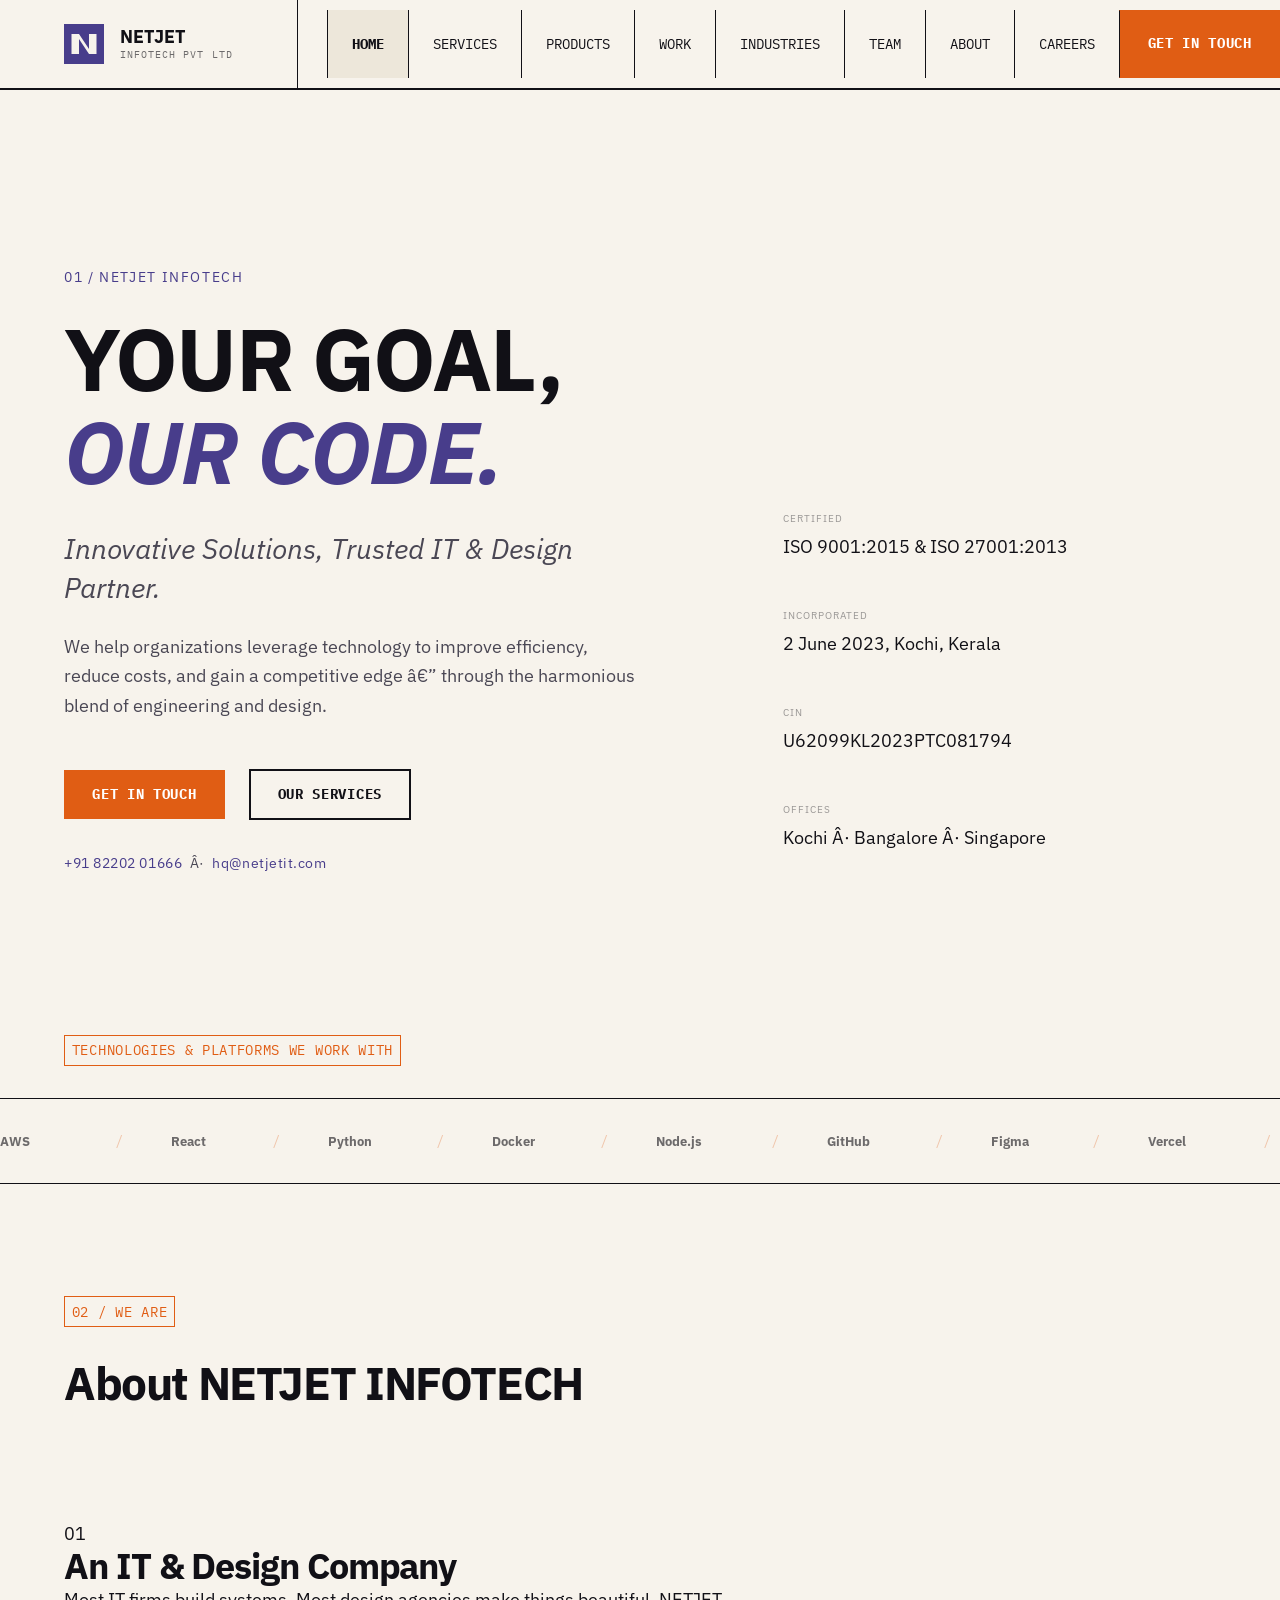
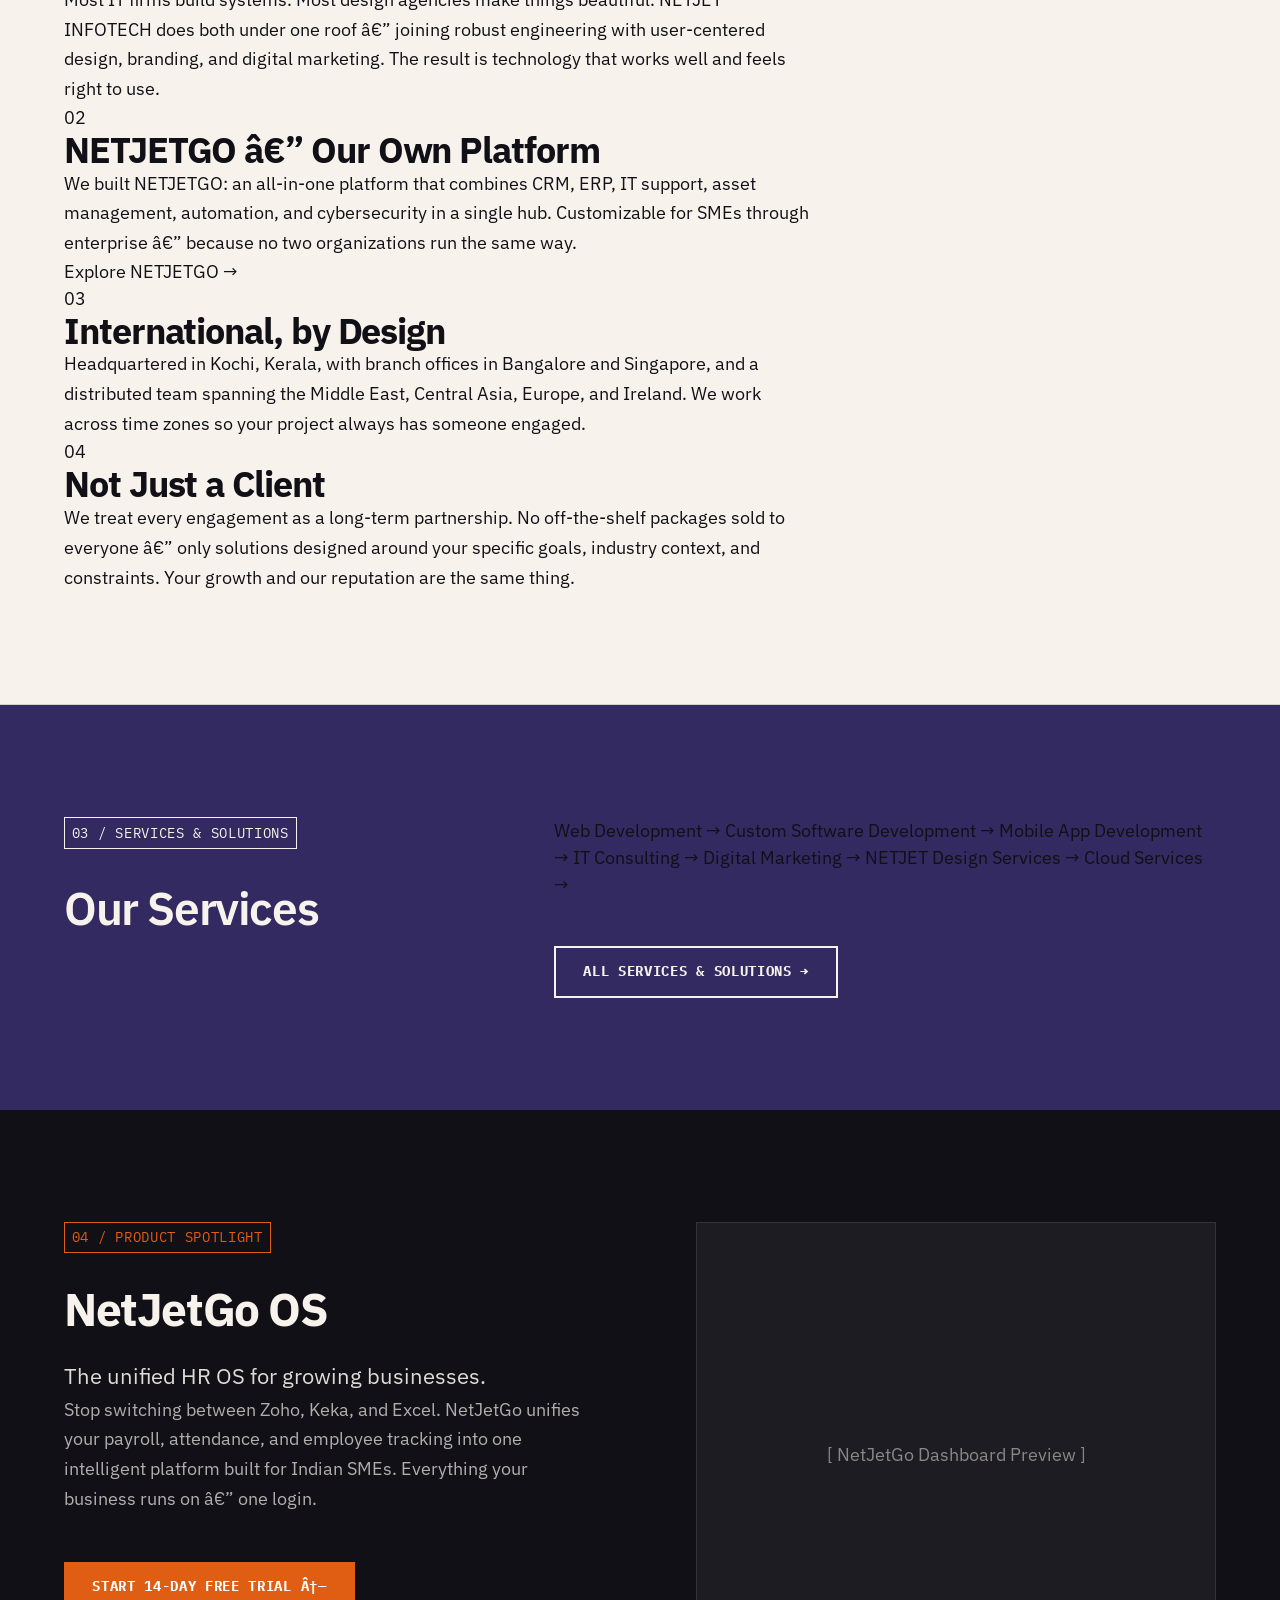
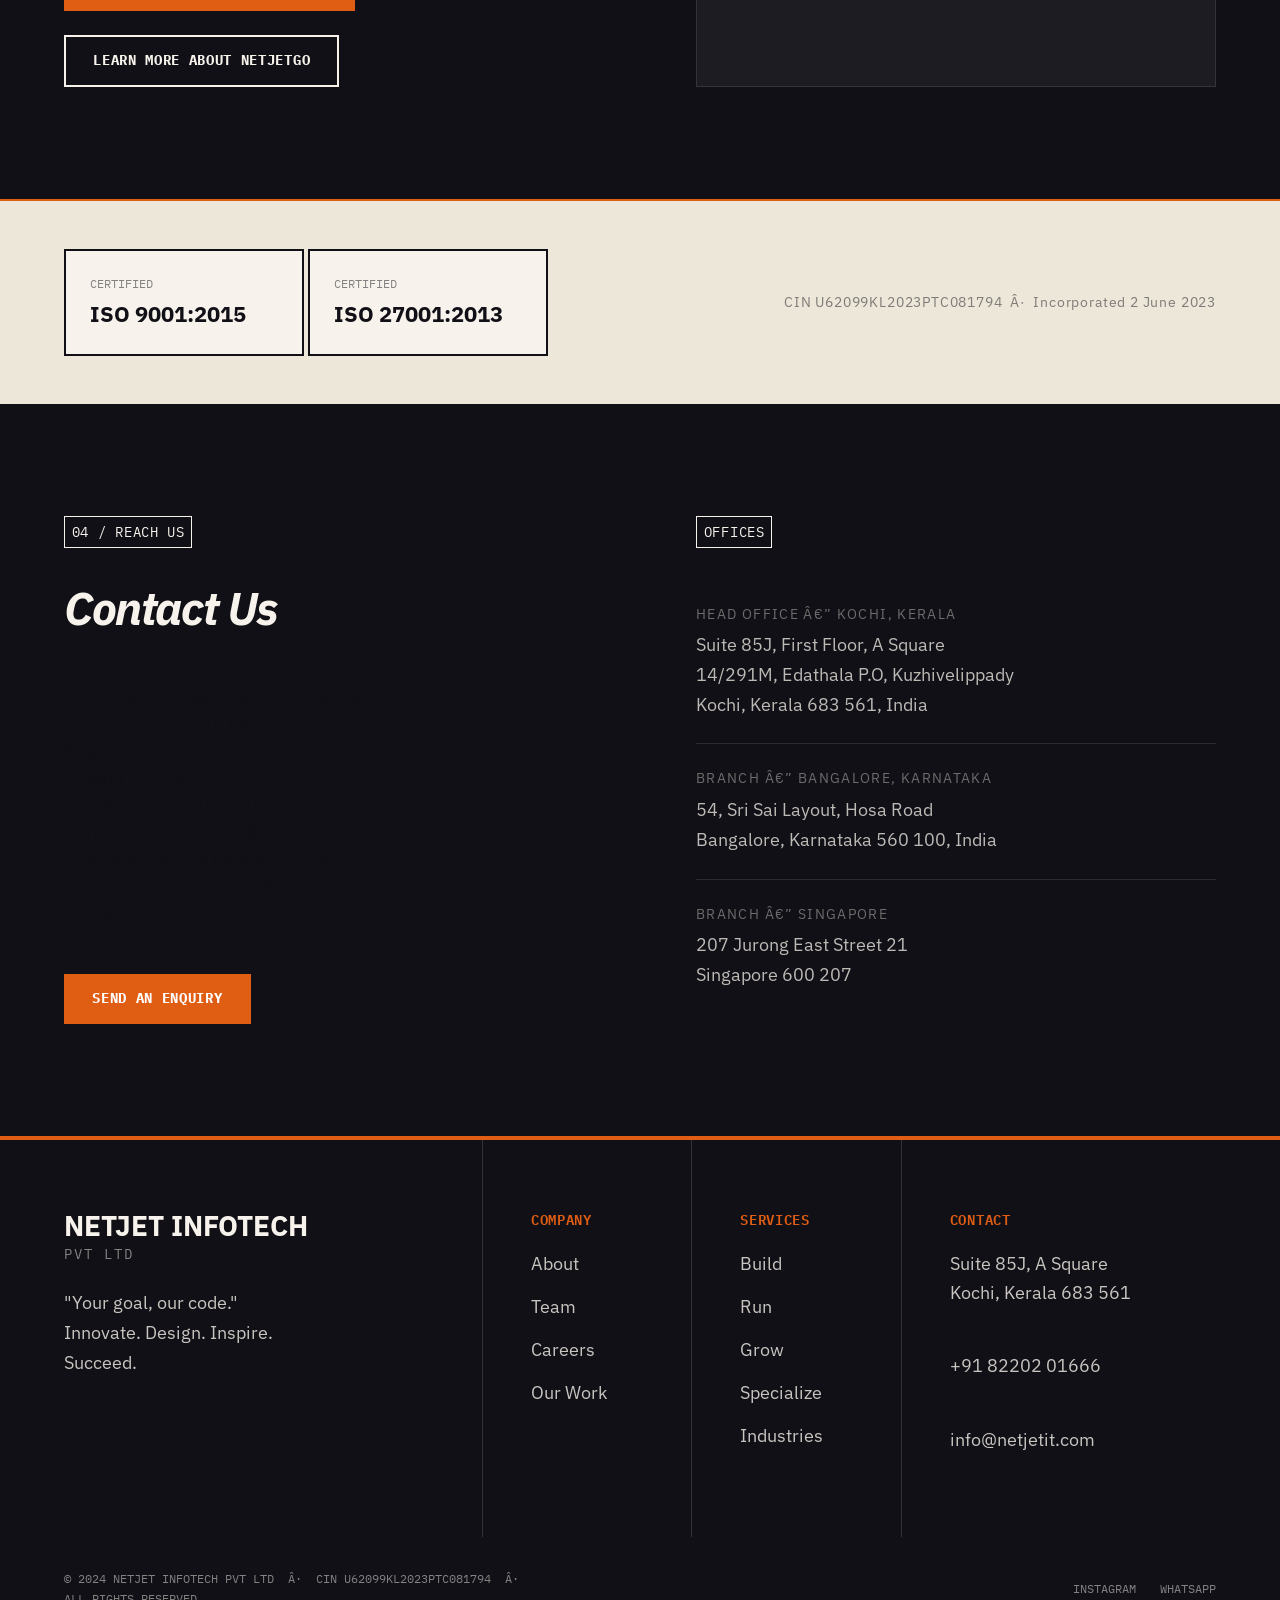
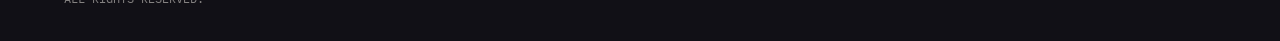
<file: index.html>
﻿<!DOCTYPE html>
<html lang="en">
<head>
  <meta charset="UTF-8">
  <meta name="viewport" content="width=device-width, initial-scale=1.0">
  <title>NETJET INFOTECH â€” IT & Design Services, Kochi, Kerala</title>
  <meta name="description" content="NETJET INFOTECH is an ISO-certified IT and design company based in Kochi, Kerala. We deliver web development, custom software, digital marketing, cloud services, and design under one roof.">
  <meta name="keywords" content="IT company Kochi, IT services Kerala, web development Kochi, software development India, digital marketing Kerala, cloud services Kochi, UI UX design India">
  <meta property="og:title" content="NETJET INFOTECH â€” IT & Design Services">
  <meta property="og:description" content="Innovative Solutions, Trusted IT & Design Partner. Based in Kochi, Kerala â€” serving clients globally.">
  <meta property="og:type" content="website">
  <meta property="og:url" content="https://netjetit.com/">
  <link rel="canonical" href="https://netjetit.com/">
  <link rel="preconnect" href="https://fonts.googleapis.com">
  <link rel="preconnect" href="https://fonts.gstatic.com" crossorigin>
  <link href="https://fonts.googleapis.com/css2?family=IBM+Plex+Mono:ital,wght@0,400;0,500;1,400&family=IBM+Plex+Sans:ital,wght@0,400;0,500;0,600;0,700;1,400&display=swap" rel="stylesheet">
  <link rel="stylesheet" href="css/tokens.css">
  <link rel="stylesheet" href="css/base.css">
  <link rel="stylesheet" href="css/components.css">
  <link rel="stylesheet" href="css/mobile.css">

  <style>
    /* Home-specific layout */
    .hero {
      padding-top: calc(4rem + var(--space-3xl));
      padding-bottom: var(--space-3xl);
      background-color: var(--cream);
      border-bottom: var(--border-rule);
    }

    .hero-inner {
      max-width: var(--max-width);
      margin-inline: auto;
      padding-inline: var(--gutter);
      display: grid;
      grid-template-columns: 7fr 5fr;
      gap: var(--space-3xl);
      align-items: end;
    }

    .hero-eyebrow {
      
      font-size: var(--step--1);
      letter-spacing: 0.12em;
      text-transform: uppercase;
      color: var(--brand);
      margin-bottom: var(--space-m);
    }

    .hero-headline {
      
      font-size: var(--step-6);
      font-weight: 700;
      color: var(--ink);
      line-height: 1.05;
      letter-spacing: -0.02em;
      margin-bottom: var(--space-l);
    }

    .hero-headline em {
      font-style: italic;
      color: var(--brand);
    }

    .hero-sub {
      
      font-size: var(--step-2);
      font-style: italic;
      color: var(--ink-soft);
      margin-bottom: var(--space-m);
      max-width: 44ch;
      line-height: 1.4;
    }

    .hero-body {
      font-size: var(--step-0);
      color: var(--ink-soft);
      max-width: 52ch;
      margin-bottom: var(--space-xl);
    }

    .hero-actions {
      display: flex;
      flex-wrap: wrap;
      align-items: center;
      gap: var(--space-m);
      margin-bottom: var(--space-l);
    }

    .hero-direct-contact {
      
      font-size: var(--step--1);
      color: var(--ink-soft);
      letter-spacing: 0.04em;
    }

    .hero-direct-contact a {
      color: var(--brand);
      text-decoration: underline;
      text-decoration-color: transparent;
      text-underline-offset: 3px;
      transition: text-decoration-color var(--dur-fast);
    }

    .hero-direct-contact a:hover {
      text-decoration-color: var(--brand);
    }

    .hero-aside {
      display: flex;
      flex-direction: column;
      gap: var(--space-m);
      padding-top: var(--space-xl);
      border-top: var(--border-rule);
    }

    .hero-aside-block {
      padding-bottom: var(--space-m);
      border-bottom: var(--border-rule);
    }

    .hero-aside-block:last-child { border-bottom: none; }

    .hero-aside-label {
      
      font-size: 0.65rem;
      letter-spacing: 0.1em;
      text-transform: uppercase;
      color: var(--ink);
      opacity: 0.4;
      margin-bottom: 0.4rem;
    }

    .hero-aside-value {
      
      font-size: var(--step-0);
      color: var(--ink);
      line-height: 1.5;
    }

    @media (max-width: 900px) {
      .hero-inner { grid-template-columns: 1fr; gap: var(--space-2xl); }
      .hero-aside { padding-top: 0; border-top: none; flex-direction: row; flex-wrap: wrap; }
      .hero-aside-block { flex: 1 1 200px; }
    }

    /* Services teaser section */
    .services-teaser {
      padding-block: var(--space-3xl);
      background-color: var(--violet);
    }

    .services-teaser .container {
      display: grid;
      grid-template-columns: 4fr 7fr;
      gap: var(--space-3xl);
      align-items: start;
    }

    .services-teaser-heading {
      
      font-size: var(--step-4);
      color: var(--cream);
      font-weight: var(--fw-semibold);
      line-height: 1.15;
      position: sticky;
      top: calc(4rem + var(--space-xl));
    }

    @media (max-width: 900px) {
      .services-teaser .container { grid-template-columns: 1fr; }
      .services-teaser-heading { position: static; }
    }

    /* Contact block */
    .contact-block {
      background-color: var(--ink);
      padding-block: var(--space-3xl);
    }

    .contact-block-grid {
      display: grid;
      grid-template-columns: 1fr 1fr;
      gap: var(--space-3xl);
    }

    .contact-promise {
      
      font-size: var(--step-4);
      font-style: italic;
      color: var(--cream);
      line-height: 1.2;
      margin-bottom: var(--space-xl);
    }

    .contact-office {
      padding-block: var(--space-m);
      border-bottom: 1px solid rgba(247,243,236,0.12);
    }

    .contact-office:last-child { border-bottom: none; }

    .contact-office__label {
      
      font-size: var(--step--1);
      letter-spacing: 0.1em;
      text-transform: uppercase;
      color: var(--cream);
      opacity: 0.4;
      margin-bottom: 0.4rem;
    }

    .contact-office__address {
      
      font-size: var(--step-0);
      color: var(--cream);
      opacity: 0.75;
      font-style: normal;
      line-height: 1.65;
    }

    @media (max-width: 768px) {
      .contact-block-grid { grid-template-columns: 1fr; gap: var(--space-2xl); }
    }

    /* Trust strip */
    .trust-strip {
      background-color: var(--cream-mid);
      padding-block: var(--space-xl);
      border-top: var(--border-rule);
      border-bottom: var(--border-rule);
    }

    .trust-inner {
      display: flex;
      align-items: center;
      justify-content: space-between;
      flex-wrap: wrap;
      gap: var(--space-l);
    }

    .trust-text {
      
      font-size: var(--step--1);
      color: var(--ink);
      opacity: 0.5;
      letter-spacing: 0.06em;
    }
  </style>
</head>
<body>

  <!-- Navigation -->
  <nav class="site-nav" aria-label="Site navigation">
    <div class="nav-inner">
      <a href="index.html" class="nav-logo" aria-label="NETJET INFOTECH â€” home">
        <svg class="nav-logo-mark" viewBox="0 0 32 32" fill="none" aria-hidden="true">
          <rect width="32" height="32" fill="#483D8B"/>
          <path d="M6 8h6l8 12V8h6v16h-6L12 12v12H6V8z" fill="#F7F3EC"/>
        </svg>
        <div class="nav-logo-text">
          NETJET
          <span>INFOTECH PVT LTD</span>
        </div>
      </a>

      <div class="nav-links" role="list">
        <a href="index.html" role="listitem">Home</a>
        <a href="services.html" role="listitem">Services</a>
        <a href="product.html" role="listitem">Products</a>
        <a href="work.html" role="listitem">Work</a>
        <a href="industries.html" role="listitem">Industries</a>
        <a href="team.html" role="listitem">Team</a>
        <a href="about.html" role="listitem">About</a>
        <a href="careers.html" role="listitem">Careers</a>
        <a href="contact.html" class="btn btn-primary nav-cta" role="listitem">Get in touch</a>
      </div>

      <button class="nav-toggle" aria-expanded="false" aria-controls="mobile-nav" aria-label="Open navigation">
        <span class="nav-toggle-bar"></span>
        <span class="nav-toggle-bar"></span>
        <span class="nav-toggle-bar"></span>
      </button>
    </div>

    <div class="nav-mobile" role="navigation" aria-label="Mobile navigation" id="mobile-nav" aria-hidden="true">
      <a href="index.html">Home</a>
      <a href="services.html">Services</a>
      <a href="product.html">Products</a>
      <a href="work.html">Work</a>
      <a href="industries.html">Industries</a>
      <a href="team.html">Team</a>
      <a href="about.html">About</a>
      <a href="careers.html">Careers</a>
      <a href="contact.html" class="btn btn-primary">Get in touch</a>
    </div>
  </nav>

  <main>

    <!-- Hero -->
    <section class="hero" aria-labelledby="hero-heading">
      <div class="hero-inner">
        <div class="hero-content">
          <p class="hero-eyebrow">01 / NETJET INFOTECH</p>
          <h1 class="hero-headline" id="hero-heading">
            Your goal,<br><em>our code.</em>
          </h1>
          <p class="hero-sub">Innovative Solutions, Trusted IT &amp; Design Partner.</p>
          <p class="hero-body">We help organizations leverage technology to improve efficiency, reduce costs, and gain a competitive edge â€” through the harmonious blend of engineering and design.</p>
          <div class="hero-actions">
            <a href="contact.html" class="btn btn-primary">Get in touch</a>
            <a href="services.html" class="btn btn-outline">Our Services</a>
          </div>
          <p class="hero-direct-contact">
            <a href="tel:+918220201666">+91 82202 01666</a>&ensp;Â·&ensp;<a href="mailto:hq@netjetit.com">hq@netjetit.com</a>
          </p>
        </div>

        <aside class="hero-aside" aria-label="Company credentials">
          <div class="hero-aside-block">
            <div class="hero-aside-label">Certified</div>
            <div class="hero-aside-value">ISO 9001:2015 &amp; ISO 27001:2013</div>
          </div>
          <div class="hero-aside-block">
            <div class="hero-aside-label">Incorporated</div>
            <div class="hero-aside-value">2 June 2023, Kochi, Kerala</div>
          </div>
          <div class="hero-aside-block">
            <div class="hero-aside-label">CIN</div>
            <div class="hero-aside-value">U62099KL2023PTC081794</div>
          </div>
          <div class="hero-aside-block">
            <div class="hero-aside-label">Offices</div>
            <div class="hero-aside-value">Kochi Â· Bangalore Â· Singapore</div>
          </div>
        </aside>
      </div>
    </section>

        <!-- Partner / Technology logos — 15 stacks, infinite loop -->
    <section aria-label="Technologies and platforms we work with" style="border-bottom: 1px solid var(--ink);">
      <div class="container" style="padding-top: var(--space-xl); padding-bottom: var(--space-l); border-bottom: 1px solid var(--ink);">
        <p class="section-label" style="margin-bottom:0;">Technologies &amp; Platforms We Work With</p>
      </div>
      <div class="marquee-container" style="padding-block: var(--space-l);">
        <div class="marquee-content">

          <div class="marquee-item"><svg viewBox="0 0 100 30" xmlns="http://www.w3.org/2000/svg" style="height:20px;width:auto;"><text y="22" font-family="IBM Plex Sans,sans-serif" font-size="20" font-weight="700" fill="currentColor">AWS</text></svg></div>
          <div class="marquee-item"><svg viewBox="0 0 80 30" xmlns="http://www.w3.org/2000/svg" style="height:20px;width:auto;"><text y="22" font-family="IBM Plex Sans,sans-serif" font-size="20" font-weight="700" fill="currentColor">React</text></svg></div>
          <div class="marquee-item"><svg viewBox="0 0 90 30" xmlns="http://www.w3.org/2000/svg" style="height:20px;width:auto;"><text y="22" font-family="IBM Plex Sans,sans-serif" font-size="20" font-weight="700" fill="currentColor">Python</text></svg></div>
          <div class="marquee-item"><svg viewBox="0 0 90 30" xmlns="http://www.w3.org/2000/svg" style="height:20px;width:auto;"><text y="22" font-family="IBM Plex Sans,sans-serif" font-size="20" font-weight="700" fill="currentColor">Docker</text></svg></div>
          <div class="marquee-item"><svg viewBox="0 0 100 30" xmlns="http://www.w3.org/2000/svg" style="height:20px;width:auto;"><text y="22" font-family="IBM Plex Sans,sans-serif" font-size="20" font-weight="700" fill="currentColor">Node.js</text></svg></div>
          <div class="marquee-item"><svg viewBox="0 0 90 30" xmlns="http://www.w3.org/2000/svg" style="height:20px;width:auto;"><text y="22" font-family="IBM Plex Sans,sans-serif" font-size="20" font-weight="700" fill="currentColor">GitHub</text></svg></div>
          <div class="marquee-item"><svg viewBox="0 0 80 30" xmlns="http://www.w3.org/2000/svg" style="height:20px;width:auto;"><text y="22" font-family="IBM Plex Sans,sans-serif" font-size="20" font-weight="700" fill="currentColor">Figma</text></svg></div>
          <div class="marquee-item"><svg viewBox="0 0 100 30" xmlns="http://www.w3.org/2000/svg" style="height:20px;width:auto;"><text y="22" font-family="IBM Plex Sans,sans-serif" font-size="20" font-weight="700" fill="currentColor">Vercel</text></svg></div>
          <div class="marquee-item"><svg viewBox="0 0 130 30" xmlns="http://www.w3.org/2000/svg" style="height:20px;width:auto;"><text y="22" font-family="IBM Plex Sans,sans-serif" font-size="20" font-weight="700" fill="currentColor">Google Cloud</text></svg></div>
          <div class="marquee-item"><svg viewBox="0 0 80 30" xmlns="http://www.w3.org/2000/svg" style="height:20px;width:auto;"><text y="22" font-family="IBM Plex Sans,sans-serif" font-size="20" font-weight="700" fill="currentColor">Azure</text></svg></div>
          <div class="marquee-item"><svg viewBox="0 0 90 30" xmlns="http://www.w3.org/2000/svg" style="height:20px;width:auto;"><text y="22" font-family="IBM Plex Sans,sans-serif" font-size="20" font-weight="700" fill="currentColor">Oracle</text></svg></div>
          <div class="marquee-item"><svg viewBox="0 0 110 30" xmlns="http://www.w3.org/2000/svg" style="height:20px;width:auto;"><text y="22" font-family="IBM Plex Sans,sans-serif" font-size="20" font-weight="700" fill="currentColor">Firebase</text></svg></div>
          <div class="marquee-item"><svg viewBox="0 0 100 30" xmlns="http://www.w3.org/2000/svg" style="height:20px;width:auto;"><text y="22" font-family="IBM Plex Sans,sans-serif" font-size="20" font-weight="700" fill="currentColor">Angular</text></svg></div>
          <div class="marquee-item"><svg viewBox="0 0 50 30" xmlns="http://www.w3.org/2000/svg" style="height:20px;width:auto;"><text y="22" font-family="IBM Plex Sans,sans-serif" font-size="20" font-weight="700" fill="currentColor">Vue</text></svg></div>
          <div class="marquee-item"><svg viewBox="0 0 135 30" xmlns="http://www.w3.org/2000/svg" style="height:20px;width:auto;"><text y="22" font-family="IBM Plex Sans,sans-serif" font-size="20" font-weight="700" fill="currentColor">Kubernetes</text></svg></div>

        </div>
        <div class="marquee-content" aria-hidden="true">

          <div class="marquee-item"><svg viewBox="0 0 100 30" xmlns="http://www.w3.org/2000/svg" style="height:20px;width:auto;"><text y="22" font-family="IBM Plex Sans,sans-serif" font-size="20" font-weight="700" fill="currentColor">AWS</text></svg></div>
          <div class="marquee-item"><svg viewBox="0 0 80 30" xmlns="http://www.w3.org/2000/svg" style="height:20px;width:auto;"><text y="22" font-family="IBM Plex Sans,sans-serif" font-size="20" font-weight="700" fill="currentColor">React</text></svg></div>
          <div class="marquee-item"><svg viewBox="0 0 90 30" xmlns="http://www.w3.org/2000/svg" style="height:20px;width:auto;"><text y="22" font-family="IBM Plex Sans,sans-serif" font-size="20" font-weight="700" fill="currentColor">Python</text></svg></div>
          <div class="marquee-item"><svg viewBox="0 0 90 30" xmlns="http://www.w3.org/2000/svg" style="height:20px;width:auto;"><text y="22" font-family="IBM Plex Sans,sans-serif" font-size="20" font-weight="700" fill="currentColor">Docker</text></svg></div>
          <div class="marquee-item"><svg viewBox="0 0 100 30" xmlns="http://www.w3.org/2000/svg" style="height:20px;width:auto;"><text y="22" font-family="IBM Plex Sans,sans-serif" font-size="20" font-weight="700" fill="currentColor">Node.js</text></svg></div>
          <div class="marquee-item"><svg viewBox="0 0 90 30" xmlns="http://www.w3.org/2000/svg" style="height:20px;width:auto;"><text y="22" font-family="IBM Plex Sans,sans-serif" font-size="20" font-weight="700" fill="currentColor">GitHub</text></svg></div>
          <div class="marquee-item"><svg viewBox="0 0 80 30" xmlns="http://www.w3.org/2000/svg" style="height:20px;width:auto;"><text y="22" font-family="IBM Plex Sans,sans-serif" font-size="20" font-weight="700" fill="currentColor">Figma</text></svg></div>
          <div class="marquee-item"><svg viewBox="0 0 100 30" xmlns="http://www.w3.org/2000/svg" style="height:20px;width:auto;"><text y="22" font-family="IBM Plex Sans,sans-serif" font-size="20" font-weight="700" fill="currentColor">Vercel</text></svg></div>
          <div class="marquee-item"><svg viewBox="0 0 130 30" xmlns="http://www.w3.org/2000/svg" style="height:20px;width:auto;"><text y="22" font-family="IBM Plex Sans,sans-serif" font-size="20" font-weight="700" fill="currentColor">Google Cloud</text></svg></div>
          <div class="marquee-item"><svg viewBox="0 0 80 30" xmlns="http://www.w3.org/2000/svg" style="height:20px;width:auto;"><text y="22" font-family="IBM Plex Sans,sans-serif" font-size="20" font-weight="700" fill="currentColor">Azure</text></svg></div>
          <div class="marquee-item"><svg viewBox="0 0 90 30" xmlns="http://www.w3.org/2000/svg" style="height:20px;width:auto;"><text y="22" font-family="IBM Plex Sans,sans-serif" font-size="20" font-weight="700" fill="currentColor">Oracle</text></svg></div>
          <div class="marquee-item"><svg viewBox="0 0 110 30" xmlns="http://www.w3.org/2000/svg" style="height:20px;width:auto;"><text y="22" font-family="IBM Plex Sans,sans-serif" font-size="20" font-weight="700" fill="currentColor">Firebase</text></svg></div>
          <div class="marquee-item"><svg viewBox="0 0 100 30" xmlns="http://www.w3.org/2000/svg" style="height:20px;width:auto;"><text y="22" font-family="IBM Plex Sans,sans-serif" font-size="20" font-weight="700" fill="currentColor">Angular</text></svg></div>
          <div class="marquee-item"><svg viewBox="0 0 50 30" xmlns="http://www.w3.org/2000/svg" style="height:20px;width:auto;"><text y="22" font-family="IBM Plex Sans,sans-serif" font-size="20" font-weight="700" fill="currentColor">Vue</text></svg></div>
          <div class="marquee-item"><svg viewBox="0 0 135 30" xmlns="http://www.w3.org/2000/svg" style="height:20px;width:auto;"><text y="22" font-family="IBM Plex Sans,sans-serif" font-size="20" font-weight="700" fill="currentColor">Kubernetes</text></svg></div>

        </div>
      </div>
    </section>

    <!-- We Are â€” four pillars -->
    <section class="section" aria-labelledby="weare-heading">
      <div class="container">
        <p class="section-label">02 / We Are</p>
        <h2 id="weare-heading" style="max-width:20ch; margin-bottom: var(--space-3xl);">
          About NETJET INFOTECH
        </h2>

        <div>
          <div class="pillar-item">
            <div class="pillar-num" aria-hidden="true">01</div>
            <div class="pillar-content">
              <h3 class="pillar-title">An IT &amp; Design Company</h3>
              <p class="pillar-body">Most IT firms build systems. Most design agencies make things beautiful. NETJET INFOTECH does both under one roof â€” joining robust engineering with user-centered design, branding, and digital marketing. The result is technology that works well and feels right to use.</p>
            </div>
          </div>

          <div class="pillar-item">
            <div class="pillar-num" aria-hidden="true">02</div>
            <div class="pillar-content">
              <h3 class="pillar-title">NETJETGO â€” Our Own Platform</h3>
              <p class="pillar-body">We built NETJETGO: an all-in-one platform that combines CRM, ERP, IT support, asset management, automation, and cybersecurity in a single hub. Customizable for SMEs through enterprise â€” because no two organizations run the same way.</p>
              <a href="https://netjetgo.com" class="pillar-link" target="_blank" rel="noopener noreferrer">
                Explore NETJETGO &rarr;
              </a>
            </div>
          </div>

          <div class="pillar-item">
            <div class="pillar-num" aria-hidden="true">03</div>
            <div class="pillar-content">
              <h3 class="pillar-title">International, by Design</h3>
              <p class="pillar-body">Headquartered in Kochi, Kerala, with branch offices in Bangalore and Singapore, and a distributed team spanning the Middle East, Central Asia, Europe, and Ireland. We work across time zones so your project always has someone engaged.</p>
            </div>
          </div>

          <div class="pillar-item">
            <div class="pillar-num" aria-hidden="true">04</div>
            <div class="pillar-content">
              <h3 class="pillar-title">Not Just a Client</h3>
              <p class="pillar-body">We treat every engagement as a long-term partnership. No off-the-shelf packages sold to everyone â€” only solutions designed around your specific goals, industry context, and constraints. Your growth and our reputation are the same thing.</p>
            </div>
          </div>
        </div>
      </div>
    </section>

    <!-- Services teaser -->
    <section class="services-teaser" aria-labelledby="services-heading">
      <div class="container">
        <div>
          <p class="section-label section-label--light">03 / Services &amp; Solutions</p>
          <h2 class="services-teaser-heading" id="services-heading">
            Our Services
          </h2>
        </div>

        <div>
          <a href="services.html#build" class="service-row service-row--dark">
            <span class="service-row__name">Web Development</span>
            <span class="service-row__arrow" aria-hidden="true">&rarr;</span>
          </a>
          <a href="services.html#build" class="service-row service-row--dark">
            <span class="service-row__name">Custom Software Development</span>
            <span class="service-row__arrow" aria-hidden="true">&rarr;</span>
          </a>
          <a href="services.html#build" class="service-row service-row--dark">
            <span class="service-row__name">Mobile App Development</span>
            <span class="service-row__arrow" aria-hidden="true">&rarr;</span>
          </a>
          <a href="services.html#run" class="service-row service-row--dark">
            <span class="service-row__name">IT Consulting</span>
            <span class="service-row__arrow" aria-hidden="true">&rarr;</span>
          </a>
          <a href="services.html#grow" class="service-row service-row--dark">
            <span class="service-row__name">Digital Marketing</span>
            <span class="service-row__arrow" aria-hidden="true">&rarr;</span>
          </a>
          <a href="https://instagram.com/netjet.design" class="service-row service-row--dark" target="_blank" rel="noopener noreferrer">
            <span class="service-row__name">NETJET Design Services</span>
            <span class="service-row__arrow" aria-hidden="true">&rarr;</span>
          </a>
          <a href="services.html#run" class="service-row service-row--dark">
            <span class="service-row__name">Cloud Services</span>
            <span class="service-row__arrow" aria-hidden="true">&rarr;</span>
          </a>
          <div style="margin-top: var(--space-xl);">
            <a href="services.html" class="btn btn-outline-light">All services &amp; solutions &rarr;</a>
          </div>
        </div>
      </div>
    </section>

    <!-- Product Highlight (NetJetGo) -->
    <section class="section" style="background-color: var(--ink); color: var(--cream); border-bottom: 2px solid var(--terra);" aria-labelledby="netjetgo-heading">
      <div class="container resp-grid" style="align-items: center;">
        <div>
          <p class="section-label section-label--light" style="color: var(--terra); border-color: var(--terra);">04 / Product Spotlight</p>
          <h2 id="netjetgo-heading" style="color: var(--cream); margin-bottom: var(--space-m); font-size: var(--step-4);">
            NetJetGo OS
          </h2>
          <p class="mb-l" style="font-size: var(--step-1); max-width: 40ch; opacity: 0.9;">
            The unified HR OS for growing businesses.
          </p>
          <p style="color: var(--cream); opacity: 0.7; max-width: 50ch; margin-bottom: var(--space-xl);">
            Stop switching between Zoho, Keka, and Excel. NetJetGo unifies your payroll, attendance, and employee tracking into one intelligent platform built for Indian SMEs. Everything your business runs on â€” one login.
          </p>
          <div style="display: flex; gap: var(--space-m); flex-wrap: wrap;">
            <a href="https://www.netjetgo.com/" class="btn btn-primary" target="_blank" rel="noopener">Start 14-Day Free Trial â†—</a>
            <a href="product.html" class="btn btn-outline-light">Learn more about NetJetGo</a>
          </div>
        </div>
        <div style="background: rgba(255,255,255,0.05); border: 1px solid rgba(255,255,255,0.1); padding: var(--space-2xl); text-align: center; height: 100%; display: flex; align-items: center; justify-content: center; min-height: 300px;">
           <span class="text-mono" style="opacity: 0.5;">[ NetJetGo Dashboard Preview ]</span>
        </div>
      </div>
    </section>

    <!-- Trust strip -->
    <section class="trust-strip" aria-label="Certifications and company registration">
      <div class="container">
        <div class="trust-inner">
          <div class="badge-row">
            <div class="cert-badge">
              <span class="cert-badge__label">Certified</span>
              <span class="cert-badge__name">ISO 9001:2015</span>
            </div>
            <div class="cert-badge">
              <span class="cert-badge__label">Certified</span>
              <span class="cert-badge__name">ISO 27001:2013</span>
            </div>
          </div>
          <p class="trust-text">CIN U62099KL2023PTC081794 &nbsp;Â·&nbsp; Incorporated 2 June 2023</p>
        </div>
      </div>
    </section>

    <!-- Contact block -->
    <section class="contact-block" aria-labelledby="contact-block-heading">
      <div class="container">
        <div class="contact-block-grid">
          <div>
            <p class="section-label section-label--light">04 / Reach Us</p>
            <h2 class="contact-promise" id="contact-block-heading">
              Contact Us
            </h2>

            <div class="contact-channel">
              <span class="contact-channel__type">WhatsApp</span>
              <a href="https://wa.me/918220201666" class="contact-channel__value" target="_blank" rel="noopener noreferrer">Chat with us on WhatsApp</a>
            </div>

            <div class="contact-channel">
              <span class="contact-channel__type">India</span>
              <a href="tel:+918220201666" class="contact-channel__value">+91 82202 01666</a>
            </div>

            <div class="contact-channel">
              <span class="contact-channel__type">Singapore</span>
              <a href="tel:+6583594757" class="contact-channel__value">+65 8359 4757</a>
            </div>

            <div class="contact-channel">
              <span class="contact-channel__type">Ireland</span>
              <a href="tel:+353870570252" class="contact-channel__value">+353 870 570 252</a>
            </div>

            <div class="contact-channel">
              <span class="contact-channel__type">Kazakhstan</span>
              <a href="tel:+77013009052" class="contact-channel__value">+7 701 300 9052</a>
            </div>

            <div class="contact-channel">
              <span class="contact-channel__type">General Enquiries</span>
              <a href="mailto:info@netjetit.com" class="contact-channel__value">info@netjetit.com</a>
            </div>

            <div class="contact-channel">
              <span class="contact-channel__type">Quotes &amp; Projects</span>
              <a href="mailto:hq@netjetit.com" class="contact-channel__value">hq@netjetit.com</a>
            </div>

            <div class="contact-channel">
              <span class="contact-channel__type">Project Delivery</span>
              <a href="mailto:projects@netjetit.com" class="contact-channel__value">projects@netjetit.com</a>
            </div>

            <div class="contact-channel">
              <span class="contact-channel__type">Hours</span>
              <span class="contact-channel__value">24 / 7</span>
            </div>

            <div style="margin-top: var(--space-xl);">
              <a href="contact.html" class="btn btn-primary">Send an enquiry</a>
            </div>
          </div>

          <div>
            <p class="section-label section-label--light">Offices</p>

            <div class="contact-office">
              <div class="contact-office__label">Head Office â€” Kochi, Kerala</div>
              <address class="contact-office__address">
                Suite 85J, First Floor, A Square<br>
                14/291M, Edathala P.O, Kuzhivelippady<br>
                Kochi, Kerala 683 561, India
              </address>
            </div>

            <div class="contact-office">
              <div class="contact-office__label">Branch â€” Bangalore, Karnataka</div>
              <address class="contact-office__address">
                54, Sri Sai Layout, Hosa Road<br>
                Bangalore, Karnataka 560 100, India
              </address>
            </div>

            <div class="contact-office">
              <div class="contact-office__label">Branch â€” Singapore</div>
              <address class="contact-office__address">
                207 Jurong East Street 21<br>
                Singapore 600 207
              </address>
            </div>
          </div>
        </div>
      </div>
    </section>

  </main>

  <!-- Footer -->
  <footer class="site-footer" aria-label="Site footer">
    <div class="container">
      <div class="footer-grid">
        <div class="footer-brand">
          <div class="footer-logo-text">NETJET INFOTECH</div>
          <span class="footer-logo-sub">PVT LTD</span>
          <p class="footer-tagline">"Your goal, our code."<br>Innovate. Design. Inspire. Succeed.</p>
        </div>

        <div class="footer-col">
          <h6>Company</h6>
          <ul>
            <li><a href="about.html">About</a></li>
            <li><a href="team.html">Team</a></li>
            <li><a href="careers.html">Careers</a></li>
            <li><a href="work.html">Our Work</a></li>
          </ul>
        </div>

        <div class="footer-col">
          <h6>Services</h6>
          <ul>
            <li><a href="services.html#build">Build</a></li>
            <li><a href="services.html#run">Run</a></li>
            <li><a href="services.html#grow">Grow</a></li>
            <li><a href="services.html#specialize">Specialize</a></li>
            <li><a href="industries.html">Industries</a></li>
          </ul>
        </div>

        <div class="footer-col">
          <h6>Contact</h6>
          <address class="footer-address">
            Suite 85J, A Square<br>
            Kochi, Kerala 683 561<br><br>
            <a href="tel:+918220201666">+91 82202 01666</a><br>
            <a href="mailto:info@netjetit.com">info@netjetit.com</a>
          </address>
        </div>
      </div>

      <div class="footer-bottom">
        <p class="footer-legal">
          &copy; 2024 NETJET INFOTECH PVT LTD &nbsp;Â·&nbsp; CIN U62099KL2023PTC081794 &nbsp;Â·&nbsp; All rights reserved.
        </p>
        <div class="footer-socials">
          <a href="https://instagram.com/netjet.design" target="_blank" rel="noopener noreferrer">Instagram</a>
          <a href="https://wa.me/918220201666" target="_blank" rel="noopener noreferrer">WhatsApp</a>
        </div>
      </div>
    </div>
  </footer>

  <script src="js/nav.js"></script>
</body>
</html>
</file>
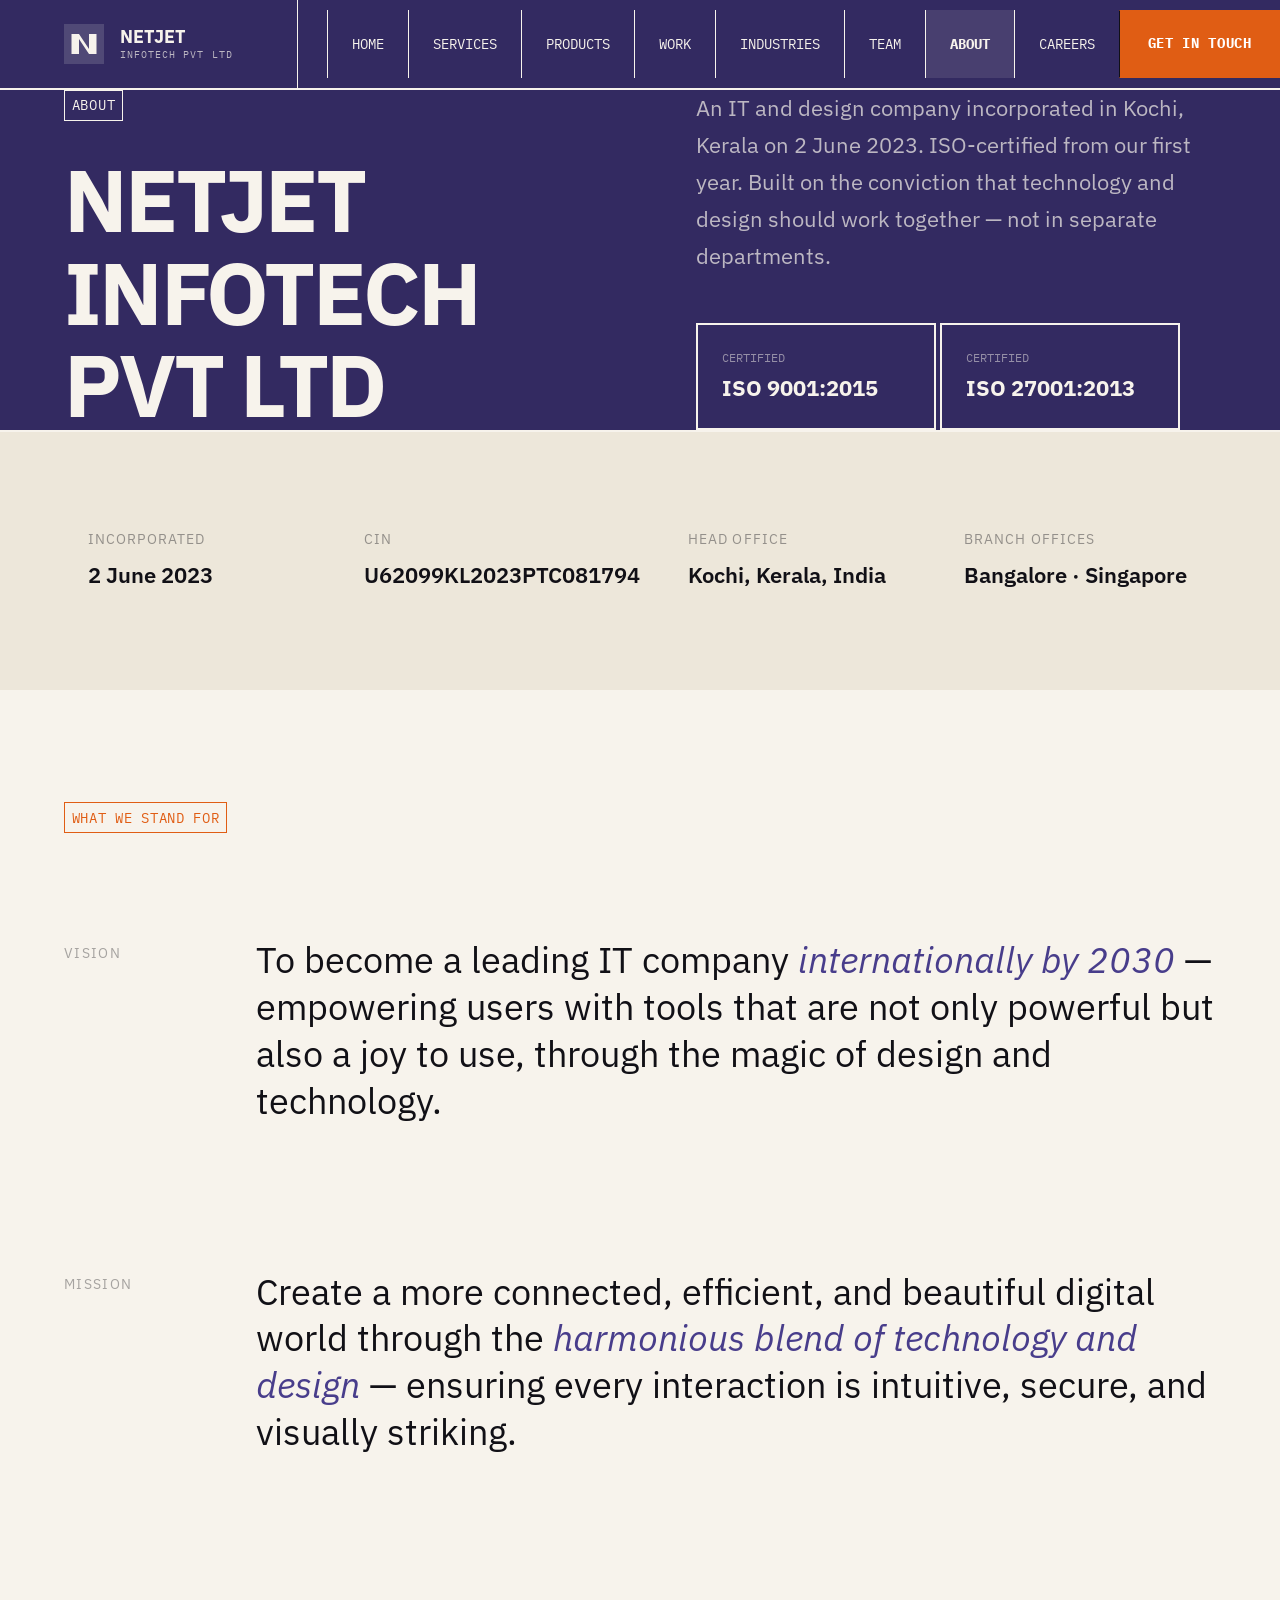
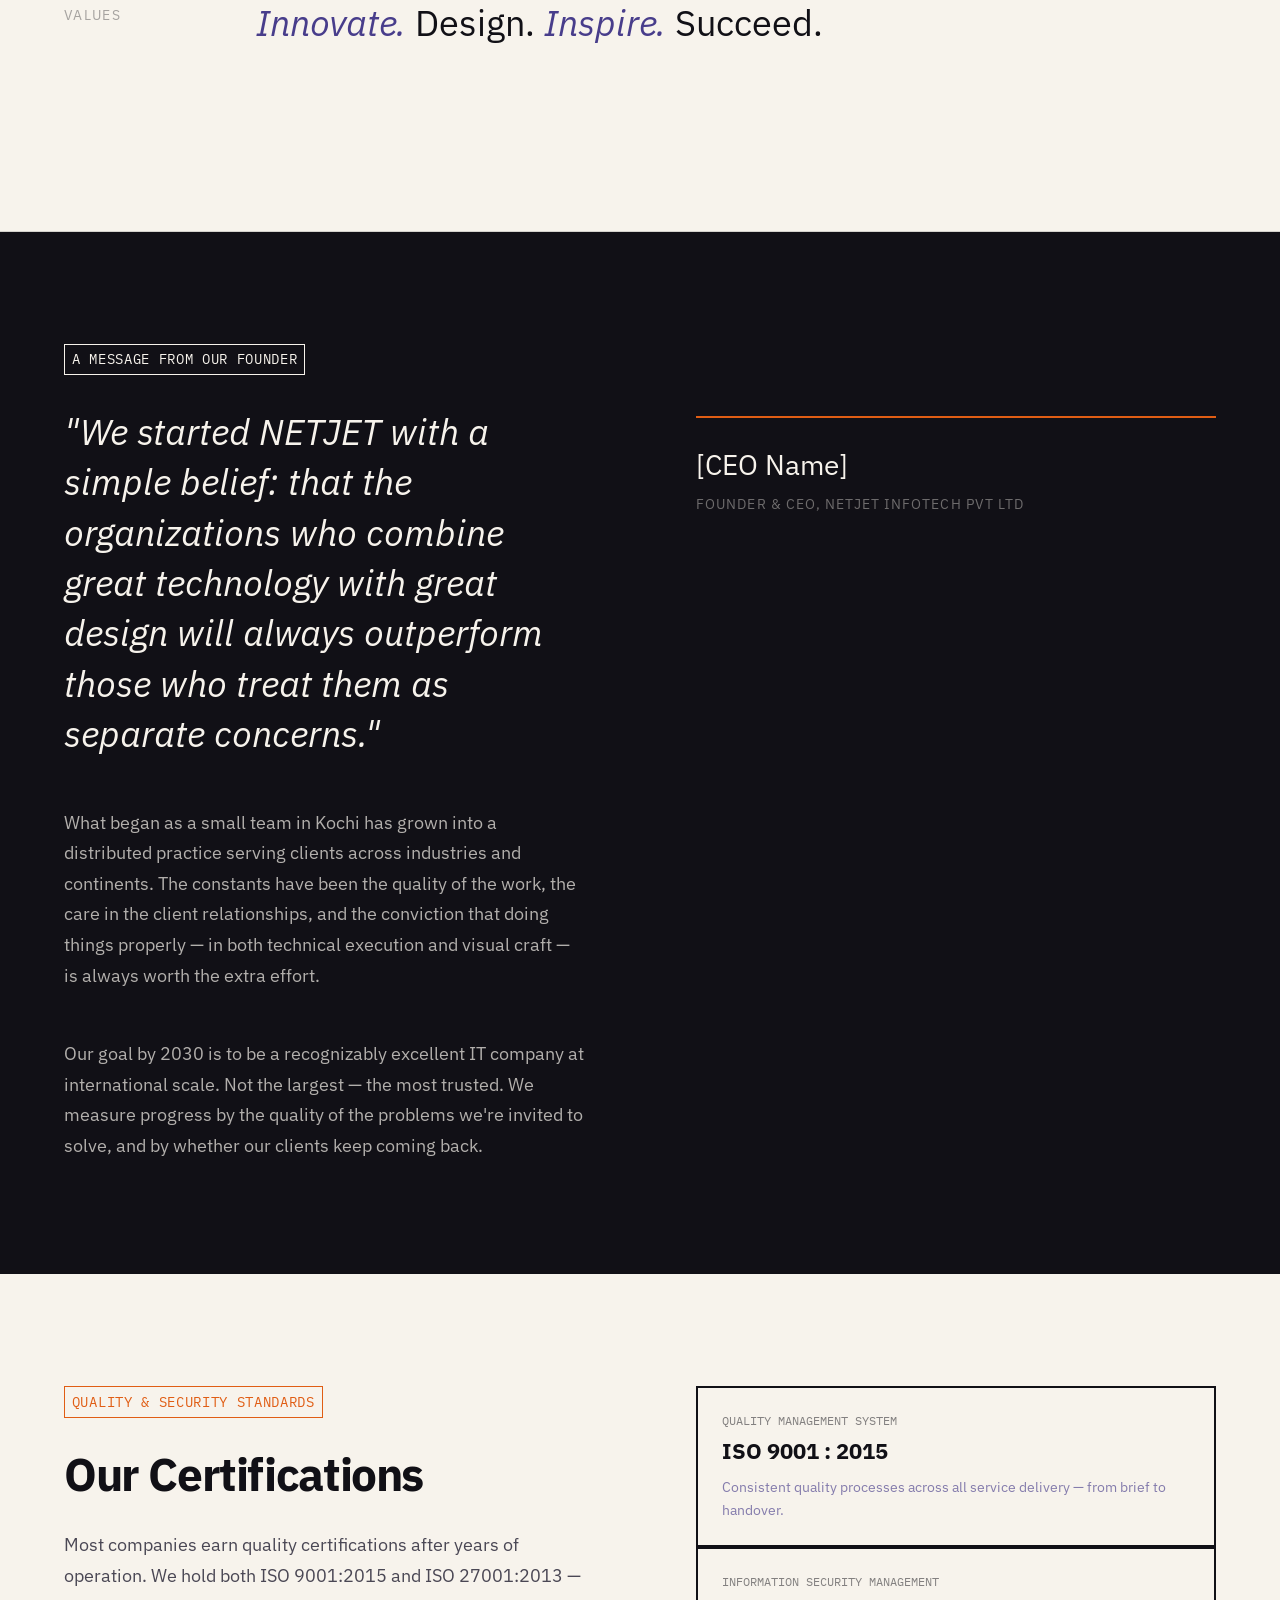
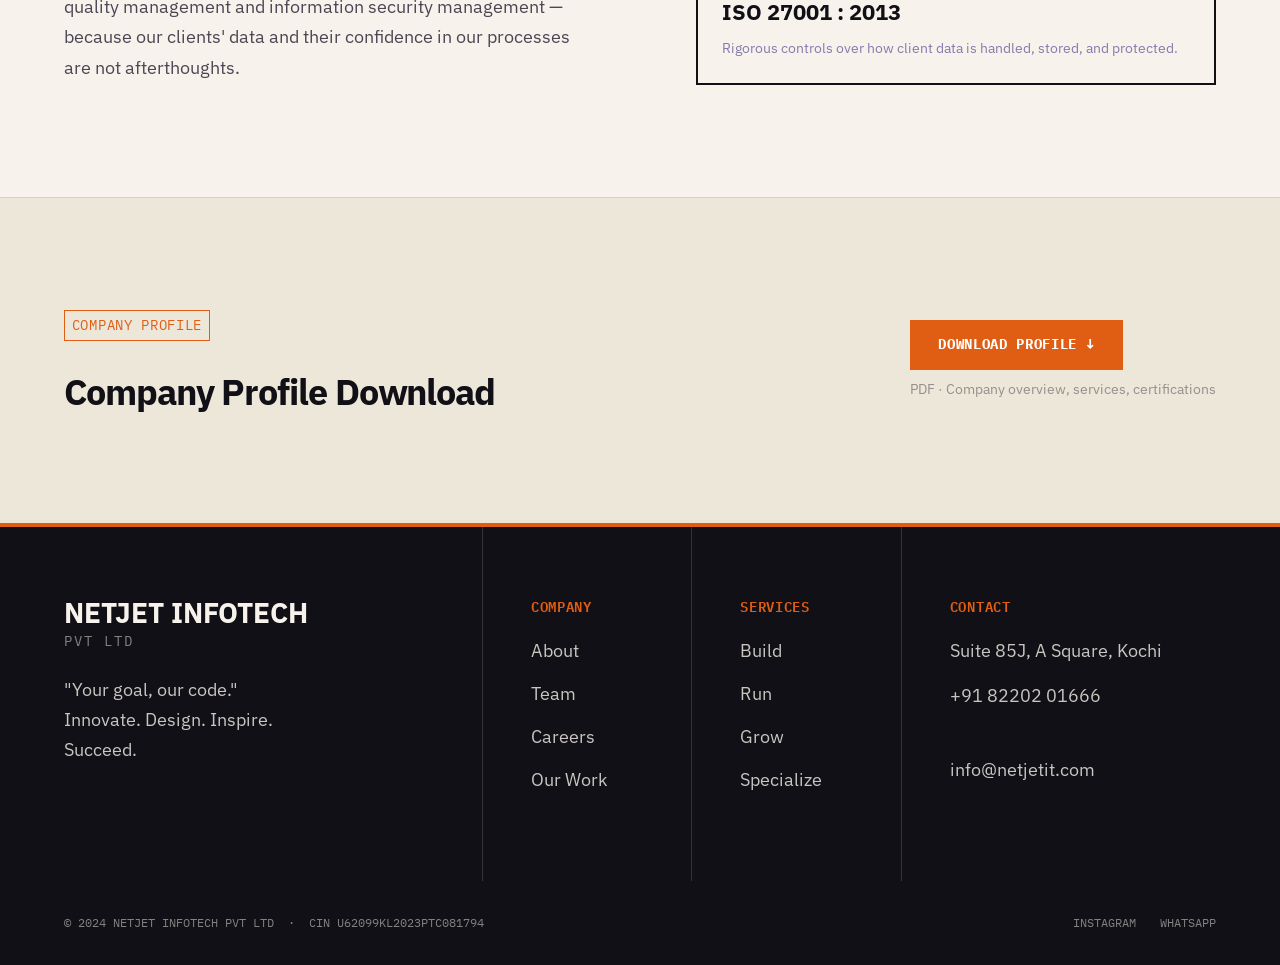
<file: about.html>
﻿<!DOCTYPE html>
<html lang="en">
<head>
  <meta charset="UTF-8">
  <meta name="viewport" content="width=device-width, initial-scale=1.0">
  <title>About — NETJET INFOTECH PVT LTD</title>
  <meta name="description" content="NETJET INFOTECH is an ISO-certified IT and design company incorporated in Kochi, Kerala in 2023. Learn about our vision, mission, values, certifications, and leadership.">
  <link rel="canonical" href="https://netjetit.com/about.html">
  <link rel="preconnect" href="https://fonts.googleapis.com">
  <link rel="preconnect" href="https://fonts.gstatic.com" crossorigin>
  <link href="https://fonts.googleapis.com/css2?family=IBM+Plex+Mono:ital,wght@0,400;0,500;1,400&family=IBM+Plex+Sans:ital,wght@0,400;0,500;0,600;0,700;1,400&display=swap" rel="stylesheet">
  <link rel="stylesheet" href="css/tokens.css">
  <link rel="stylesheet" href="css/base.css">
  <link rel="stylesheet" href="css/components.css">
  <link rel="stylesheet" href="css/mobile.css">
  <style>
    .vmv-item {
      padding-block: var(--space-2xl);
      border-bottom: var(--border-rule);
      display: grid;
      grid-template-columns: 10rem 1fr;
      gap: var(--space-l);
      align-items: start;
    }

    .vmv-item:last-child { border-bottom: none; }

    .vmv-label {
      
      font-size: var(--step--1);
      letter-spacing: 0.1em;
      text-transform: uppercase;
      color: var(--ink);
      opacity: 0.35;
      padding-top: 0.3em;
    }

    .vmv-body {
      
      font-size: var(--step-3);
      font-weight: var(--fw-regular);
      color: var(--ink);
      line-height: 1.3;
    }

    .vmv-body em {
      font-style: italic;
      color: var(--brand);
    }

    /* Company facts strip */
    .facts-strip {
      background-color: var(--cream-mid);
      border-top: var(--border-rule);
      border-bottom: var(--border-rule);
      padding-block: var(--space-2xl);
    }

    .facts-grid {
      display: grid;
      grid-template-columns: repeat(4, 1fr);
      gap: 0;
    }

    .fact-item {
      padding: var(--space-m);
      border-right: var(--border-rule);
    }

    .fact-item:last-child { border-right: none; }

    .fact-label {
      
      font-size: var(--step--1);
      letter-spacing: 0.08em;
      text-transform: uppercase;
      color: var(--ink);
      opacity: 0.4;
      margin-bottom: 0.4rem;
    }

    .fact-value {
      
      font-size: var(--step-1);
      color: var(--ink);
      font-weight: var(--fw-semibold);
    }

    @media (max-width: 900px) {
      .vmv-item { grid-template-columns: 1fr; gap: var(--space-xs); }
      .facts-grid { grid-template-columns: 1fr 1fr; }
      .fact-item:nth-child(2) { border-right: none; }
      .fact-item:nth-child(3) { border-right: var(--border-rule); }
    }

    @media (max-width: 540px) {
      .facts-grid { grid-template-columns: 1fr; }
      .fact-item { border-right: none; border-bottom: var(--border-rule); }
      .fact-item:last-child { border-bottom: none; }
    }
  </style>
</head>
<body>

  <!-- Navigation -->
  <nav class="site-nav nav-violet" aria-label="Site navigation">
    <div class="nav-inner">
      <a href="index.html" class="nav-logo" aria-label="NETJET INFOTECH — home">
        <svg class="nav-logo-mark" viewBox="0 0 32 32" fill="none" aria-hidden="true">
          <rect width="32" height="32" fill="#F7F3EC" fill-opacity="0.15"/>
          <path d="M6 8h6l8 12V8h6v16h-6L12 12v12H6V8z" fill="#F7F3EC"/>
        </svg>
        <div class="nav-logo-text">
          NETJET
          <span>INFOTECH PVT LTD</span>
        </div>
      </a>
      <div class="nav-links">
        <a href="index.html">Home</a>
        <a href="services.html">Services</a>
      <a href="product.html">Products</a>
        <a href="work.html">Work</a>
        <a href="industries.html">Industries</a>
        <a href="team.html">Team</a>
        <a href="about.html" aria-current="page">About</a>
        <a href="careers.html">Careers</a>
        <a href="contact.html" class="btn btn-primary nav-cta">Get in touch</a>
      </div>
      <button class="nav-toggle" aria-expanded="false" aria-controls="mobile-nav" aria-label="Open navigation">
        <span class="nav-toggle-bar"></span>
        <span class="nav-toggle-bar"></span>
        <span class="nav-toggle-bar"></span>
      </button>
    </div>
    <div class="nav-mobile" role="navigation" aria-label="Mobile navigation" id="mobile-nav" aria-hidden="true">
      <a href="index.html">Home</a>
      <a href="services.html">Services</a>
      <a href="product.html">Products</a>
      <a href="work.html">Work</a>
      <a href="industries.html">Industries</a>
      <a href="team.html">Team</a>
      <a href="about.html">About</a>
      <a href="careers.html">Careers</a>
      <a href="contact.html" class="btn btn-primary">Get in touch</a>
    </div>
  </nav>

  <main>

    <!-- Hero -->
    <header class="page-hero page-hero--violet" aria-labelledby="about-heading">
      <div class="container">
        <div class="resp-grid" style="align-items: end;">
          <div>
            <p class="section-label section-label--light">About</p>
            <h1 id="about-heading" style="color: var(--cream); line-height: 1.05;">
              NETJET INFOTECH<br>PVT LTD
            </h1>
          </div>
          <div>
            <p style="font-size: var(--step-1); color: var(--cream); opacity: 0.7; line-height: 1.65; max-width: 44ch;">An IT and design company incorporated in Kochi, Kerala on 2 June 2023. ISO-certified from our first year. Built on the conviction that technology and design should work together — not in separate departments.</p>
            <div class="badge-row" style="margin-top: var(--space-xl);">
              <div class="cert-badge cert-badge--light">
                <span class="cert-badge__label">Certified</span>
                <span class="cert-badge__name">ISO 9001:2015</span>
              </div>
              <div class="cert-badge cert-badge--light">
                <span class="cert-badge__label">Certified</span>
                <span class="cert-badge__name">ISO 27001:2013</span>
              </div>
            </div>
          </div>
        </div>
      </div>
    </header>

    <!-- Company facts strip -->
    <div class="facts-strip" aria-label="Company facts">
      <div class="container">
        <div class="facts-grid">
          <div class="fact-item">
            <p class="fact-label">Incorporated</p>
            <p class="fact-value">2 June 2023</p>
          </div>
          <div class="fact-item">
            <p class="fact-label">CIN</p>
            <p class="fact-value">U62099KL2023PTC081794</p>
          </div>
          <div class="fact-item">
            <p class="fact-label">Head Office</p>
            <p class="fact-value">Kochi, Kerala, India</p>
          </div>
          <div class="fact-item">
            <p class="fact-label">Branch Offices</p>
            <p class="fact-value">Bangalore · Singapore</p>
          </div>
        </div>
      </div>
    </div>

    <!-- Vision / Mission / Values -->
    <section class="section" aria-labelledby="vmv-heading">
      <div class="container">
        <p class="section-label">What we stand for</p>
        <h2 id="vmv-heading" class="visually-hidden">Vision, Mission, and Values</h2>

        <div>
          <div class="vmv-item">
            <p class="vmv-label">Vision</p>
            <p class="vmv-body">To become a leading IT company <em>internationally by 2030</em> — empowering users with tools that are not only powerful but also a joy to use, through the magic of design and technology.</p>
          </div>

          <div class="vmv-item">
            <p class="vmv-label">Mission</p>
            <p class="vmv-body">Create a more connected, efficient, and beautiful digital world through the <em>harmonious blend of technology and design</em> — ensuring every interaction is intuitive, secure, and visually striking.</p>
          </div>

          <div class="vmv-item">
            <p class="vmv-label">Values</p>
            <p class="vmv-body"><em>Innovate.</em> Design. <em>Inspire.</em> Succeed.</p>
          </div>
        </div>
      </div>
    </section>

    <!-- CEO Message placeholder section -->
    <!-- To add the CEO's message: replace the bracketed text and name below -->
    <section class="section" style="background-color: var(--ink);" aria-labelledby="ceo-heading">
      <div class="container">
        <div class="resp-grid" style="align-items: start;">
          <div>
            <p class="section-label section-label--light">A message from our founder</p>
            <blockquote>
              <p style=" font-size: var(--step-3); color: var(--cream); font-style: italic; line-height: 1.4; margin-bottom: var(--space-xl); max-width: 36ch;">
                "We started NETJET with a simple belief: that the organizations who combine great technology with great design will always outperform those who treat them as separate concerns."
              </p>
              <p style="font-size: var(--step-0); color: var(--cream); opacity: 0.7; line-height: 1.7; max-width: 54ch; margin-bottom: var(--space-xl);">
                What began as a small team in Kochi has grown into a distributed practice serving clients across industries and continents. The constants have been the quality of the work, the care in the client relationships, and the conviction that doing things properly — in both technical execution and visual craft — is always worth the extra effort.
              </p>
              <p style="font-size: var(--step-0); color: var(--cream); opacity: 0.7; line-height: 1.7; max-width: 54ch;">
                Our goal by 2030 is to be a recognizably excellent IT company at international scale. Not the largest — the most trusted. We measure progress by the quality of the problems we're invited to solve, and by whether our clients keep coming back.
              </p>
            </blockquote>
          </div>
          <div style="padding-top: var(--space-2xl);">
            <div style="border-top: 2px solid var(--terra); padding-top: var(--space-m);">
              <p style=" font-size: var(--step-2); color: var(--cream); margin-bottom: 0.3rem;">[CEO Name]</p>
              <p style=" font-size: var(--step--1); color: var(--cream); opacity: 0.4; letter-spacing: 0.08em; text-transform: uppercase;">Founder &amp; CEO, NETJET INFOTECH PVT LTD</p>
            </div>
          </div>
        </div>
      </div>
    </section>

    <!-- Certifications -->
    <section class="section" aria-labelledby="certs-heading">
      <div class="container">
        <div class="resp-grid" style="align-items: start;">
          <div>
            <p class="section-label">Quality &amp; Security Standards</p>
            <h2 id="certs-heading" style="margin-bottom: var(--space-l); max-width: 22ch;">Our Certifications</h2>
            <p style="font-size: var(--step-0); color: var(--ink-soft); max-width: 48ch; line-height: 1.7;">Most companies earn quality certifications after years of operation. We hold both ISO 9001:2015 and ISO 27001:2013 — quality management and information security management — because our clients' data and their confidence in our processes are not afterthoughts.</p>
          </div>
          <div>
            <div class="badge-row" style="flex-direction: column; align-items: flex-start; gap: var(--space-l);">
              <div class="cert-badge" style="width: 100%;">
                <span class="cert-badge__label">Quality Management System</span>
                <span class="cert-badge__name">ISO 9001 : 2015</span>
                <p style=" font-size: var(--step--1); color: var(--brand); opacity: 0.65; margin-top: 0.5rem;">Consistent quality processes across all service delivery — from brief to handover.</p>
              </div>
              <div class="cert-badge" style="width: 100%;">
                <span class="cert-badge__label">Information Security Management</span>
                <span class="cert-badge__name">ISO 27001 : 2013</span>
                <p style=" font-size: var(--step--1); color: var(--brand); opacity: 0.65; margin-top: 0.5rem;">Rigorous controls over how client data is handled, stored, and protected.</p>
              </div>
            </div>
          </div>
        </div>
      </div>
    </section>

    <!-- Company Profile download -->
    <section class="section" style="background-color: var(--cream-mid); border-top: var(--border-rule); border-bottom: var(--border-rule);" aria-labelledby="profile-heading">
      <div class="container">
        <div style="display: flex; align-items: center; justify-content: space-between; flex-wrap: wrap; gap: var(--space-l);">
          <div>
            <p class="section-label">Company Profile</p>
            <h2 id="profile-heading" style="font-size: var(--step-3); max-width: 28ch;">Company Profile Download</h2>
          </div>
          <div>
            <!-- Replace # with the path to the actual PDF when available -->
            <a href="#" class="btn btn-primary" download aria-label="Download NETJET INFOTECH company profile PDF">
              Download Profile &darr;
            </a>
            <p style=" font-size: var(--step--1); color: var(--ink); opacity: 0.4; margin-top: var(--space-xs);">PDF · Company overview, services, certifications</p>
          </div>
        </div>
      </div>
    </section>

  </main>

  <footer class="site-footer" aria-label="Site footer">
    <div class="container">
      <div class="footer-grid">
        <div class="footer-brand">
          <div class="footer-logo-text">NETJET INFOTECH</div>
          <span class="footer-logo-sub">PVT LTD</span>
          <p class="footer-tagline">"Your goal, our code."<br>Innovate. Design. Inspire. Succeed.</p>
        </div>
        <div class="footer-col">
          <h6>Company</h6>
          <ul>
            <li><a href="about.html">About</a></li>
            <li><a href="team.html">Team</a></li>
            <li><a href="careers.html">Careers</a></li>
            <li><a href="work.html">Our Work</a></li>
          </ul>
        </div>
        <div class="footer-col">
          <h6>Services</h6>
          <ul>
            <li><a href="services.html#build">Build</a></li>
            <li><a href="services.html#run">Run</a></li>
            <li><a href="services.html#grow">Grow</a></li>
            <li><a href="services.html#specialize">Specialize</a></li>
          </ul>
        </div>
        <div class="footer-col">
          <h6>Contact</h6>
          <address class="footer-address">
            Suite 85J, A Square, Kochi<br>
            <a href="tel:+918220201666">+91 82202 01666</a><br>
            <a href="mailto:info@netjetit.com">info@netjetit.com</a>
          </address>
        </div>
      </div>
      <div class="footer-bottom">
        <p class="footer-legal">&copy; 2024 NETJET INFOTECH PVT LTD &nbsp;·&nbsp; CIN U62099KL2023PTC081794</p>
        <div class="footer-socials">
          <a href="https://instagram.com/netjet.design" target="_blank" rel="noopener noreferrer">Instagram</a>
          <a href="https://wa.me/918220201666" target="_blank" rel="noopener noreferrer">WhatsApp</a>
        </div>
      </div>
    </div>
  </footer>

  <script src="js/nav.js"></script>
</body>
</html>
</file>
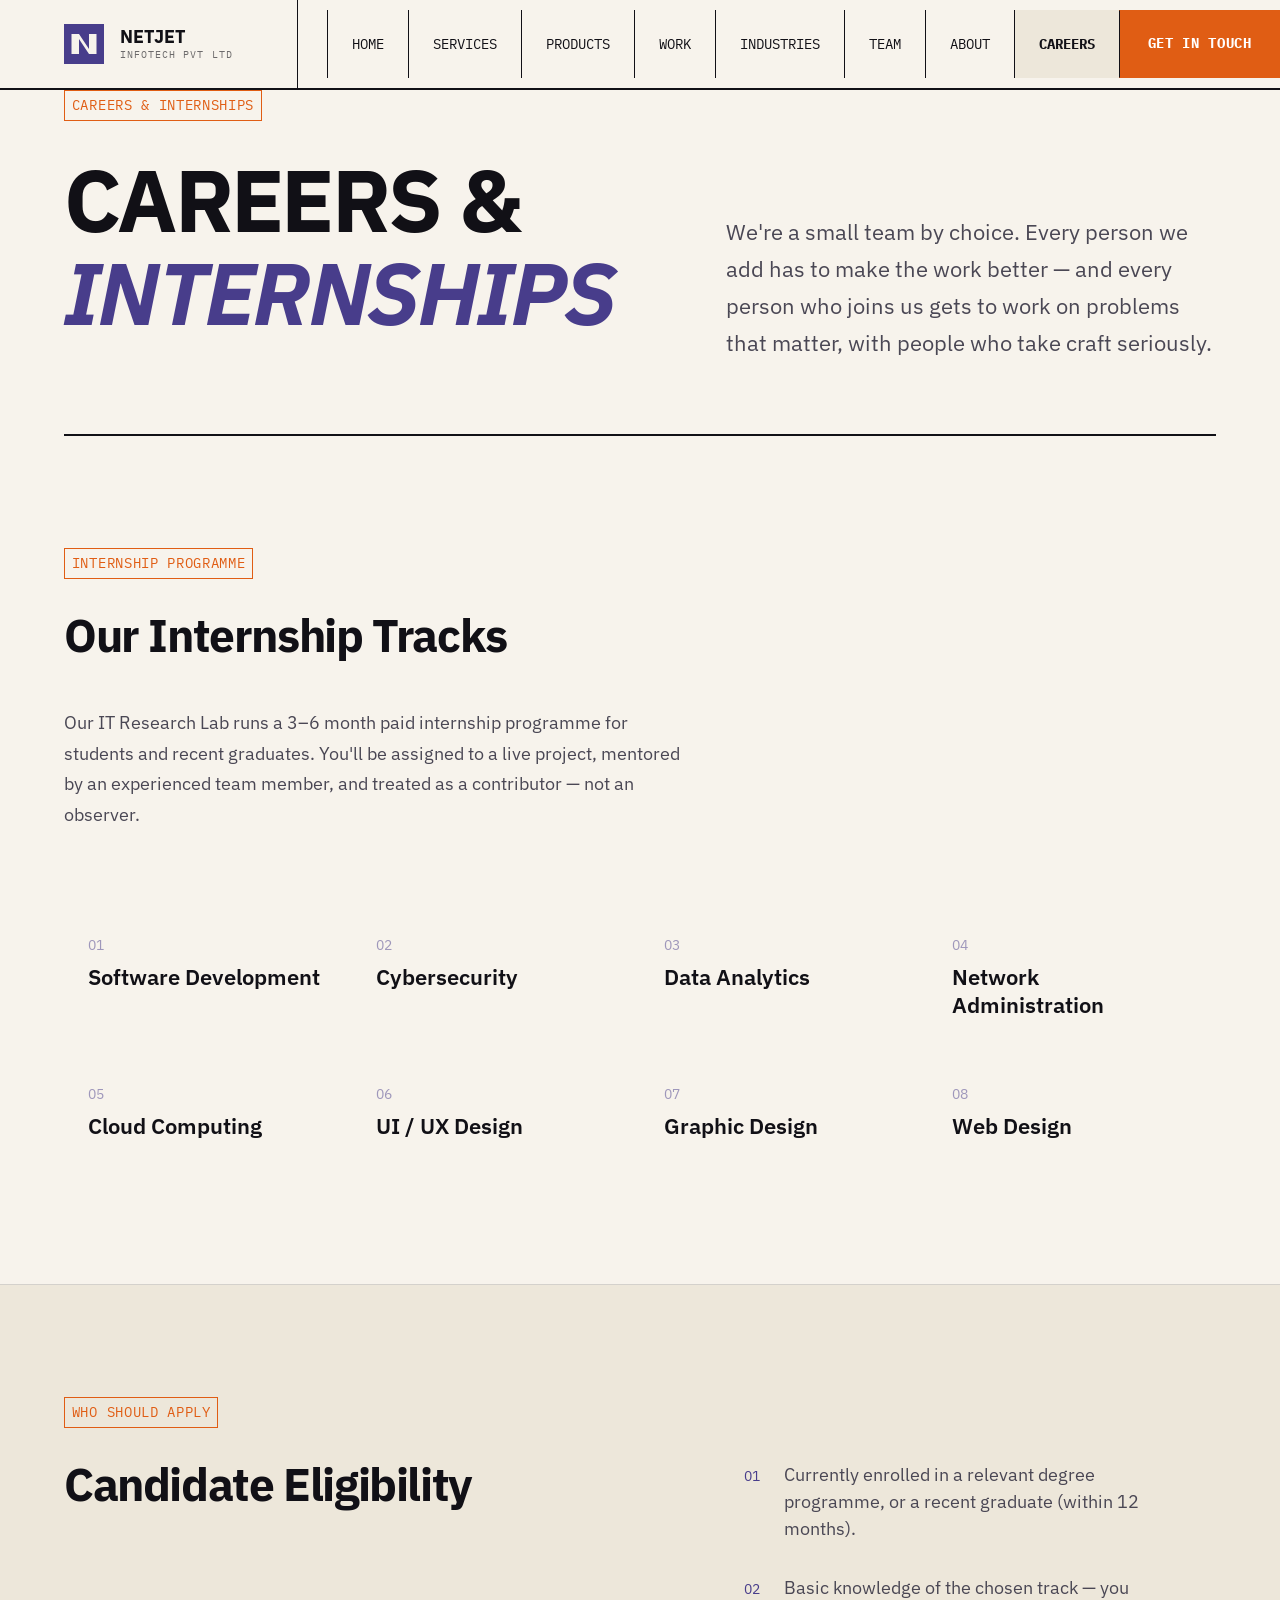
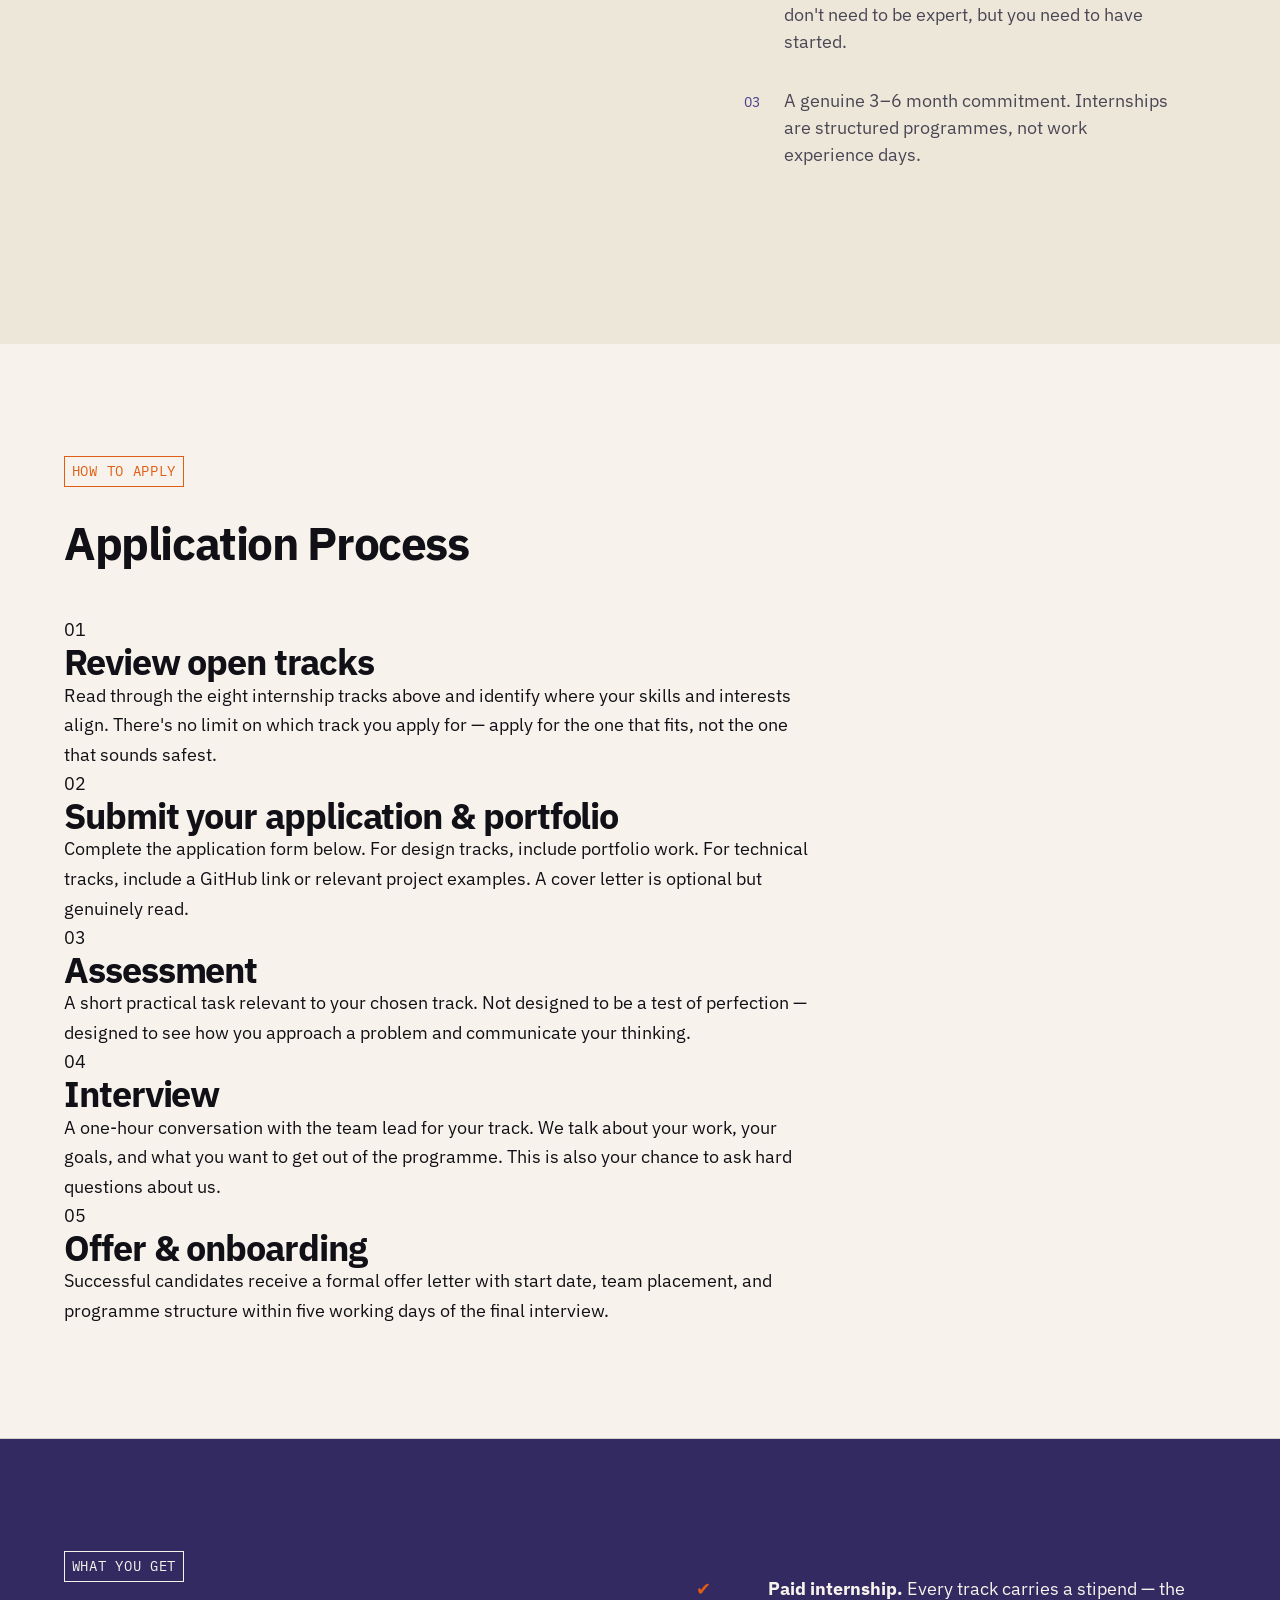
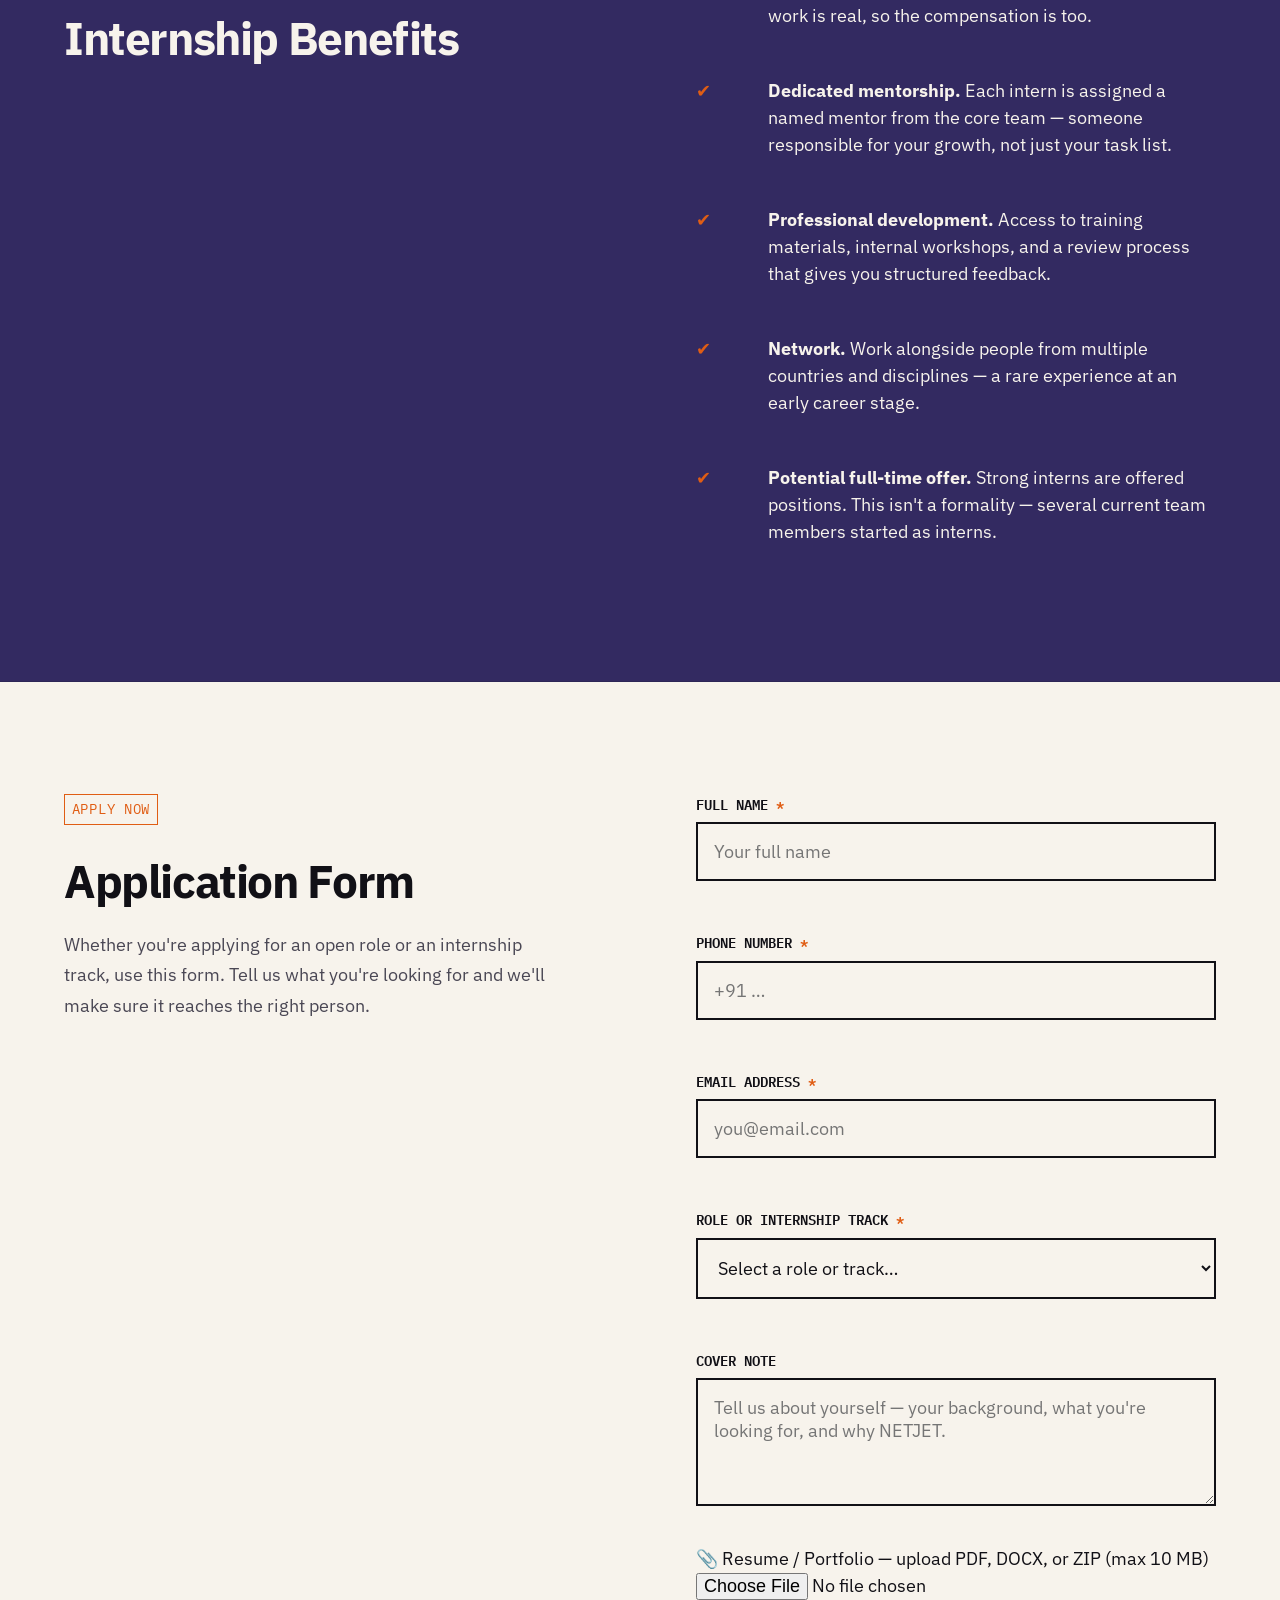
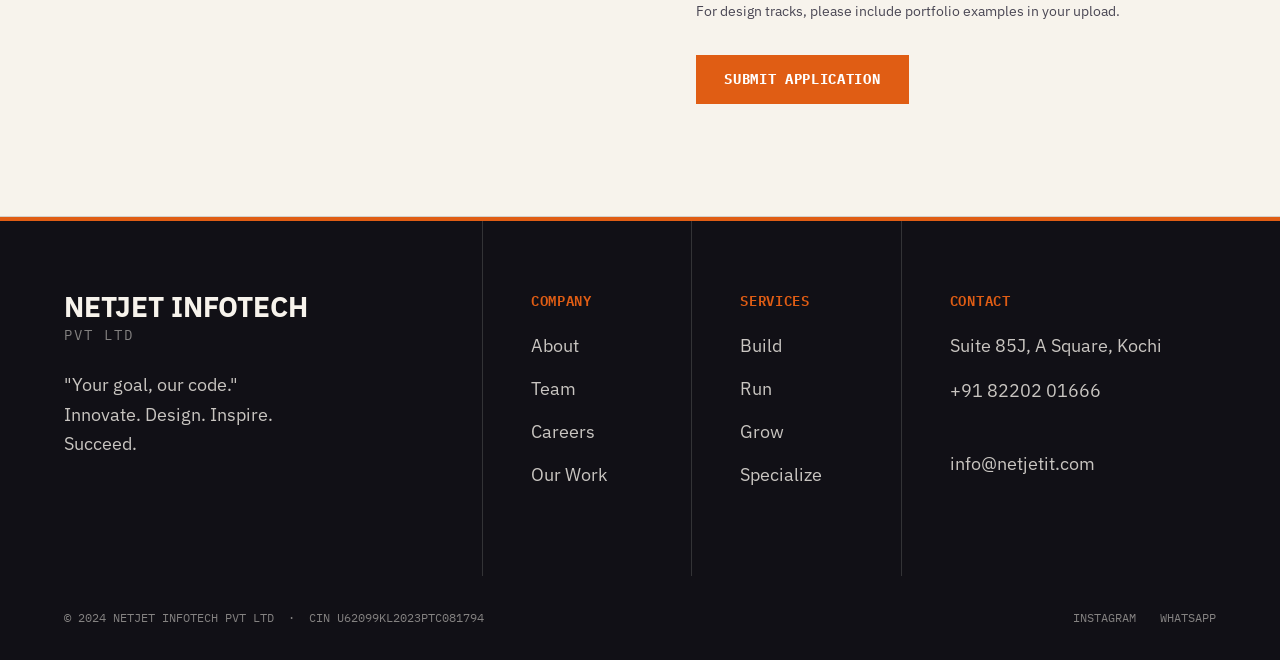
<file: careers.html>
﻿<!DOCTYPE html>
<html lang="en">
<head>
  <meta charset="UTF-8">
  <meta name="viewport" content="width=device-width, initial-scale=1.0">
  <title>Careers & Internships — NETJET INFOTECH</title>
  <meta name="description" content="Join NETJET INFOTECH — open roles and a structured 3-6 month internship programme across software development, cybersecurity, data analytics, cloud computing, design, and more.">
  <link rel="canonical" href="https://netjetit.com/careers.html">
  <link rel="preconnect" href="https://fonts.googleapis.com">
  <link rel="preconnect" href="https://fonts.gstatic.com" crossorigin>
  <link href="https://fonts.googleapis.com/css2?family=IBM+Plex+Mono:ital,wght@0,400;0,500;1,400&family=IBM+Plex+Sans:ital,wght@0,400;0,500;0,600;0,700;1,400&display=swap" rel="stylesheet">
  <link rel="stylesheet" href="css/tokens.css">
  <link rel="stylesheet" href="css/base.css">
  <link rel="stylesheet" href="css/components.css">
  <link rel="stylesheet" href="css/mobile.css">
  <style>
    .track-grid {
      display: grid;
      grid-template-columns: repeat(4, 1fr);
      gap: 0;
      border-top: var(--border-rule);
    }

    .track-item {
      padding: var(--space-l) var(--space-m);
      border-right: var(--border-rule);
      border-bottom: var(--border-rule);
    }

    .track-item:nth-child(4n) { border-right: none; }

    .track-num {
      
      font-size: var(--step--1);
      color: var(--brand);
      opacity: 0.5;
      margin-bottom: 0.4rem;
    }

    .track-name {
      
      font-size: var(--step-1);
      color: var(--ink);
      font-weight: var(--fw-semibold);
      line-height: 1.25;
    }

    .benefit-row {
      padding-block: var(--space-m);
      border-bottom: var(--border-rule-dark);
      display: grid;
      grid-template-columns: 3rem 1fr;
      gap: var(--space-m);
      align-items: start;
    }

    .benefit-mark {
      
      font-size: var(--step-0);
      color: var(--terra);
    }

    .benefit-text {
      
      font-size: var(--step-0);
      color: var(--cream);
      line-height: 1.5;
    }

    .eligibility-box {
      border: var(--border-rule);
      padding: var(--space-xl);
      background-color: var(--cream-mid);
    }

    .eligibility-item {
      display: flex;
      gap: var(--space-m);
      align-items: baseline;
      padding-block: var(--space-s);
      border-bottom: var(--border-rule);
    }

    .eligibility-item:last-child { border-bottom: none; }

    .eligibility-mark {
      
      font-size: var(--step--1);
      color: var(--brand);
      flex-shrink: 0;
    }

    .eligibility-text {
      font-size: var(--step-0);
      color: var(--ink-soft);
    }

    @media (max-width: 900px) {
      .track-grid { grid-template-columns: repeat(2, 1fr); }
      .track-item:nth-child(4n) { border-right: var(--border-rule); }
      .track-item:nth-child(2n) { border-right: none; }
    }

    @media (max-width: 540px) {
      .track-grid { grid-template-columns: 1fr; }
      .track-item:nth-child(2n) { border-right: var(--border-rule); }
      .track-item { border-right: none; }
    }
  </style>
</head>
<body>

  <!-- Navigation -->
  <nav class="site-nav" aria-label="Site navigation">
    <div class="nav-inner">
      <a href="index.html" class="nav-logo" aria-label="NETJET INFOTECH — home">
        <svg class="nav-logo-mark" viewBox="0 0 32 32" fill="none" aria-hidden="true">
          <rect width="32" height="32" fill="#483D8B"/>
          <path d="M6 8h6l8 12V8h6v16h-6L12 12v12H6V8z" fill="#F7F3EC"/>
        </svg>
        <div class="nav-logo-text">
          NETJET
          <span>INFOTECH PVT LTD</span>
        </div>
      </a>
      <div class="nav-links">
        <a href="index.html">Home</a>
        <a href="services.html">Services</a>
      <a href="product.html">Products</a>
        <a href="work.html">Work</a>
        <a href="industries.html">Industries</a>
        <a href="team.html">Team</a>
        <a href="about.html">About</a>
        <a href="careers.html" aria-current="page">Careers</a>
        <a href="contact.html" class="btn btn-primary nav-cta">Get in touch</a>
      </div>
      <button class="nav-toggle" aria-expanded="false" aria-controls="mobile-nav" aria-label="Open navigation">
        <span class="nav-toggle-bar"></span>
        <span class="nav-toggle-bar"></span>
        <span class="nav-toggle-bar"></span>
      </button>
    </div>
    <div class="nav-mobile" role="navigation" aria-label="Mobile navigation" id="mobile-nav" aria-hidden="true">
      <a href="index.html">Home</a>
      <a href="services.html">Services</a>
      <a href="product.html">Products</a>
      <a href="work.html">Work</a>
      <a href="industries.html">Industries</a>
      <a href="team.html">Team</a>
      <a href="about.html">About</a>
      <a href="careers.html">Careers</a>
      <a href="contact.html" class="btn btn-primary">Get in touch</a>
    </div>
  </nav>

  <main>

    <!-- Hero -->
    <header class="page-hero page-hero--cream" aria-labelledby="careers-heading">
      <div class="container">
        <div class="resp-grid" style="align-items: end;">
          <div>
            <p class="section-label">Careers &amp; Internships</p>
            <h1 id="careers-heading" style="margin-bottom: var(--space-m);">
              Careers &<br><em style="color:var(--brand); font-style:italic;">Internships</em>
            </h1>
          </div>
          <div>
            <p style="font-size: var(--step-1); color: var(--ink-soft); max-width: 44ch; line-height: 1.65;">We're a small team by choice. Every person we add has to make the work better — and every person who joins us gets to work on problems that matter, with people who take craft seriously.</p>
          </div>
        </div>
        <hr class="rule" style="margin-top: var(--space-2xl);">
      </div>
    </header>

    <!-- Internship tracks -->
    <section class="section" aria-labelledby="tracks-heading">
      <div class="container">
        <p class="section-label">Internship Programme</p>
        <h2 id="tracks-heading" style="margin-bottom: var(--space-xl); max-width: 24ch;">Our Internship Tracks</h2>
        <p style="font-size: var(--step-0); color: var(--ink-soft); max-width: 56ch; line-height: 1.7; margin-bottom: var(--space-2xl);">Our IT Research Lab runs a 3–6 month paid internship programme for students and recent graduates. You'll be assigned to a live project, mentored by an experienced team member, and treated as a contributor — not an observer.</p>

        <div class="track-grid" role="list">
          <div class="track-item" role="listitem">
            <p class="track-num">01</p>
            <p class="track-name">Software Development</p>
          </div>
          <div class="track-item" role="listitem">
            <p class="track-num">02</p>
            <p class="track-name">Cybersecurity</p>
          </div>
          <div class="track-item" role="listitem">
            <p class="track-num">03</p>
            <p class="track-name">Data Analytics</p>
          </div>
          <div class="track-item" role="listitem">
            <p class="track-num">04</p>
            <p class="track-name">Network Administration</p>
          </div>
          <div class="track-item" role="listitem">
            <p class="track-num">05</p>
            <p class="track-name">Cloud Computing</p>
          </div>
          <div class="track-item" role="listitem">
            <p class="track-num">06</p>
            <p class="track-name">UI / UX Design</p>
          </div>
          <div class="track-item" role="listitem">
            <p class="track-num">07</p>
            <p class="track-name">Graphic Design</p>
          </div>
          <div class="track-item" role="listitem">
            <p class="track-num">08</p>
            <p class="track-name">Web Design</p>
          </div>
        </div>
      </div>
    </section>

    <!-- Eligibility -->
    <section class="section" style="background-color: var(--cream-mid); border-top: var(--border-rule); border-bottom: var(--border-rule);" aria-labelledby="eligibility-heading">
      <div class="container">
        <div class="resp-grid">
          <div>
            <p class="section-label">Who should apply</p>
            <h2 id="eligibility-heading" style="margin-bottom: var(--space-l); max-width: 20ch;">Candidate Eligibility</h2>
          </div>
          <div class="eligibility-box">
            <div class="eligibility-item">
              <span class="eligibility-mark">01</span>
              <span class="eligibility-text">Currently enrolled in a relevant degree programme, or a recent graduate (within 12 months).</span>
            </div>
            <div class="eligibility-item">
              <span class="eligibility-mark">02</span>
              <span class="eligibility-text">Basic knowledge of the chosen track — you don't need to be expert, but you need to have started.</span>
            </div>
            <div class="eligibility-item">
              <span class="eligibility-mark">03</span>
              <span class="eligibility-text">A genuine 3–6 month commitment. Internships are structured programmes, not work experience days.</span>
            </div>
          </div>
        </div>
      </div>
    </section>

    <!-- 5-step application process -->
    <section class="section" aria-labelledby="process-heading">
      <div class="container">
        <p class="section-label">How to apply</p>
        <h2 id="process-heading" style="margin-bottom: var(--space-xl);">Application Process</h2>

        <div class="process-timeline">
          <div class="process-step">
            <span class="process-step__num">01</span>
            <div>
              <h3 class="process-step__title">Review open tracks</h3>
              <p class="process-step__desc">Read through the eight internship tracks above and identify where your skills and interests align. There's no limit on which track you apply for — apply for the one that fits, not the one that sounds safest.</p>
            </div>
          </div>

          <div class="process-step">
            <span class="process-step__num">02</span>
            <div>
              <h3 class="process-step__title">Submit your application &amp; portfolio</h3>
              <p class="process-step__desc">Complete the application form below. For design tracks, include portfolio work. For technical tracks, include a GitHub link or relevant project examples. A cover letter is optional but genuinely read.</p>
            </div>
          </div>

          <div class="process-step">
            <span class="process-step__num">03</span>
            <div>
              <h3 class="process-step__title">Assessment</h3>
              <p class="process-step__desc">A short practical task relevant to your chosen track. Not designed to be a test of perfection — designed to see how you approach a problem and communicate your thinking.</p>
            </div>
          </div>

          <div class="process-step">
            <span class="process-step__num">04</span>
            <div>
              <h3 class="process-step__title">Interview</h3>
              <p class="process-step__desc">A one-hour conversation with the team lead for your track. We talk about your work, your goals, and what you want to get out of the programme. This is also your chance to ask hard questions about us.</p>
            </div>
          </div>

          <div class="process-step">
            <span class="process-step__num">05</span>
            <div>
              <h3 class="process-step__title">Offer &amp; onboarding</h3>
              <p class="process-step__desc">Successful candidates receive a formal offer letter with start date, team placement, and programme structure within five working days of the final interview.</p>
            </div>
          </div>
        </div>
      </div>
    </section>

    <!-- Benefits -->
    <section class="section" style="background-color: var(--violet);" aria-labelledby="benefits-heading">
      <div class="container">
        <div class="resp-grid">
          <div>
            <p class="section-label section-label--light">What you get</p>
            <h2 id="benefits-heading" style="color: var(--cream); max-width: 20ch;">Internship Benefits</h2>
          </div>
          <div>
            <div class="benefit-row">
              <span class="benefit-mark">&#x2714;</span>
              <p class="benefit-text"><strong style="color:var(--cream);">Paid internship.</strong> Every track carries a stipend — the work is real, so the compensation is too.</p>
            </div>
            <div class="benefit-row">
              <span class="benefit-mark">&#x2714;</span>
              <p class="benefit-text"><strong style="color:var(--cream);">Dedicated mentorship.</strong> Each intern is assigned a named mentor from the core team — someone responsible for your growth, not just your task list.</p>
            </div>
            <div class="benefit-row">
              <span class="benefit-mark">&#x2714;</span>
              <p class="benefit-text"><strong style="color:var(--cream);">Professional development.</strong> Access to training materials, internal workshops, and a review process that gives you structured feedback.</p>
            </div>
            <div class="benefit-row">
              <span class="benefit-mark">&#x2714;</span>
              <p class="benefit-text"><strong style="color:var(--cream);">Network.</strong> Work alongside people from multiple countries and disciplines — a rare experience at an early career stage.</p>
            </div>
            <div class="benefit-row">
              <span class="benefit-mark">&#x2714;</span>
              <p class="benefit-text"><strong style="color:var(--cream);">Potential full-time offer.</strong> Strong interns are offered positions. This isn't a formality — several current team members started as interns.</p>
            </div>
          </div>
        </div>
      </div>
    </section>

    <!-- Unified application form -->
    <section class="section" id="apply" aria-labelledby="apply-heading">
      <div class="container">
        <div class="resp-grid" style="align-items: start;">
          <div>
            <p class="section-label">Apply now</p>
            <h2 id="apply-heading" style="max-width: 22ch; margin-bottom: var(--space-m);">Application Form</h2>
            <p style="font-size: var(--step-0); color: var(--ink-soft); max-width: 44ch; line-height: 1.7;">Whether you're applying for an open role or an internship track, use this form. Tell us what you're looking for and we'll make sure it reaches the right person.</p>
          </div>

          <form data-netjet-form action="#" method="post" novalidate aria-label="Job and internship application form" enctype="multipart/form-data">
            <div class="form-group">
              <label class="form-label" for="apply-name">Full name <span aria-hidden="true">*</span></label>
              <input class="form-input" type="text" id="apply-name" name="name" required autocomplete="name" placeholder="Your full name">
              <span class="form-error" data-error-for="name" role="alert"></span>
            </div>

            <div class="form-group">
              <label class="form-label" for="apply-phone">Phone number <span aria-hidden="true">*</span></label>
              <input class="form-input" type="tel" id="apply-phone" name="phone" required autocomplete="tel" placeholder="+91 …">
              <span class="form-error" data-error-for="phone" role="alert"></span>
            </div>

            <div class="form-group">
              <label class="form-label" for="apply-email">Email address <span aria-hidden="true">*</span></label>
              <input class="form-input" type="email" id="apply-email" name="email" required autocomplete="email" placeholder="you@email.com">
              <span class="form-error" data-error-for="email" role="alert"></span>
            </div>

            <div class="form-group">
              <label class="form-label" for="apply-track">Role or internship track <span aria-hidden="true">*</span></label>
              <select class="form-select" id="apply-track" name="track" required>
                <option value="" disabled selected>Select a role or track…</option>
                <optgroup label="Internship Tracks">
                  <option value="intern-software">Internship — Software Development</option>
                  <option value="intern-cyber">Internship — Cybersecurity</option>
                  <option value="intern-data">Internship — Data Analytics</option>
                  <option value="intern-network">Internship — Network Administration</option>
                  <option value="intern-cloud">Internship — Cloud Computing</option>
                  <option value="intern-uiux">Internship — UI / UX Design</option>
                  <option value="intern-graphic">Internship — Graphic Design</option>
                  <option value="intern-web">Internship — Web Design</option>
                </optgroup>
                <optgroup label="Open Roles">
                  <option value="open">Open Application (other role)</option>
                </optgroup>
              </select>
              <span class="form-error" data-error-for="track" role="alert"></span>
            </div>

            <div class="form-group">
              <label class="form-label" for="apply-message">Cover note</label>
              <textarea class="form-textarea" id="apply-message" name="message" rows="4" placeholder="Tell us about yourself — your background, what you're looking for, and why NETJET."></textarea>
            </div>

            <div class="form-group">
              <label class="form-file-label" for="apply-resume">
                <span aria-hidden="true">&#128206;</span>
                Resume / Portfolio — upload PDF, DOCX, or ZIP (max 10 MB)
              </label>
              <input class="form-file-input" type="file" id="apply-resume" name="resume" accept=".pdf,.doc,.docx,.zip" aria-describedby="resume-hint">
              <p id="resume-hint" style=" font-size:var(--step--1); color:var(--ink-soft);">For design tracks, please include portfolio examples in your upload.</p>
            </div>

            <button type="submit" class="btn btn-primary">Submit application</button>
            <p class="form-success" hidden role="status"></p>
          </form>

        </div>
      </div>
    </section>

  </main>

  <footer class="site-footer" aria-label="Site footer">
    <div class="container">
      <div class="footer-grid">
        <div class="footer-brand">
          <div class="footer-logo-text">NETJET INFOTECH</div>
          <span class="footer-logo-sub">PVT LTD</span>
          <p class="footer-tagline">"Your goal, our code."<br>Innovate. Design. Inspire. Succeed.</p>
        </div>
        <div class="footer-col">
          <h6>Company</h6>
          <ul>
            <li><a href="about.html">About</a></li>
            <li><a href="team.html">Team</a></li>
            <li><a href="careers.html">Careers</a></li>
            <li><a href="work.html">Our Work</a></li>
          </ul>
        </div>
        <div class="footer-col">
          <h6>Services</h6>
          <ul>
            <li><a href="services.html#build">Build</a></li>
            <li><a href="services.html#run">Run</a></li>
            <li><a href="services.html#grow">Grow</a></li>
            <li><a href="services.html#specialize">Specialize</a></li>
          </ul>
        </div>
        <div class="footer-col">
          <h6>Contact</h6>
          <address class="footer-address">
            Suite 85J, A Square, Kochi<br>
            <a href="tel:+918220201666">+91 82202 01666</a><br>
            <a href="mailto:info@netjetit.com">info@netjetit.com</a>
          </address>
        </div>
      </div>
      <div class="footer-bottom">
        <p class="footer-legal">&copy; 2024 NETJET INFOTECH PVT LTD &nbsp;·&nbsp; CIN U62099KL2023PTC081794</p>
        <div class="footer-socials">
          <a href="https://instagram.com/netjet.design" target="_blank" rel="noopener noreferrer">Instagram</a>
          <a href="https://wa.me/918220201666" target="_blank" rel="noopener noreferrer">WhatsApp</a>
        </div>
      </div>
    </div>
  </footer>

  <script src="js/nav.js"></script>
  <script src="js/forms.js"></script>
</body>
</html>
</file>
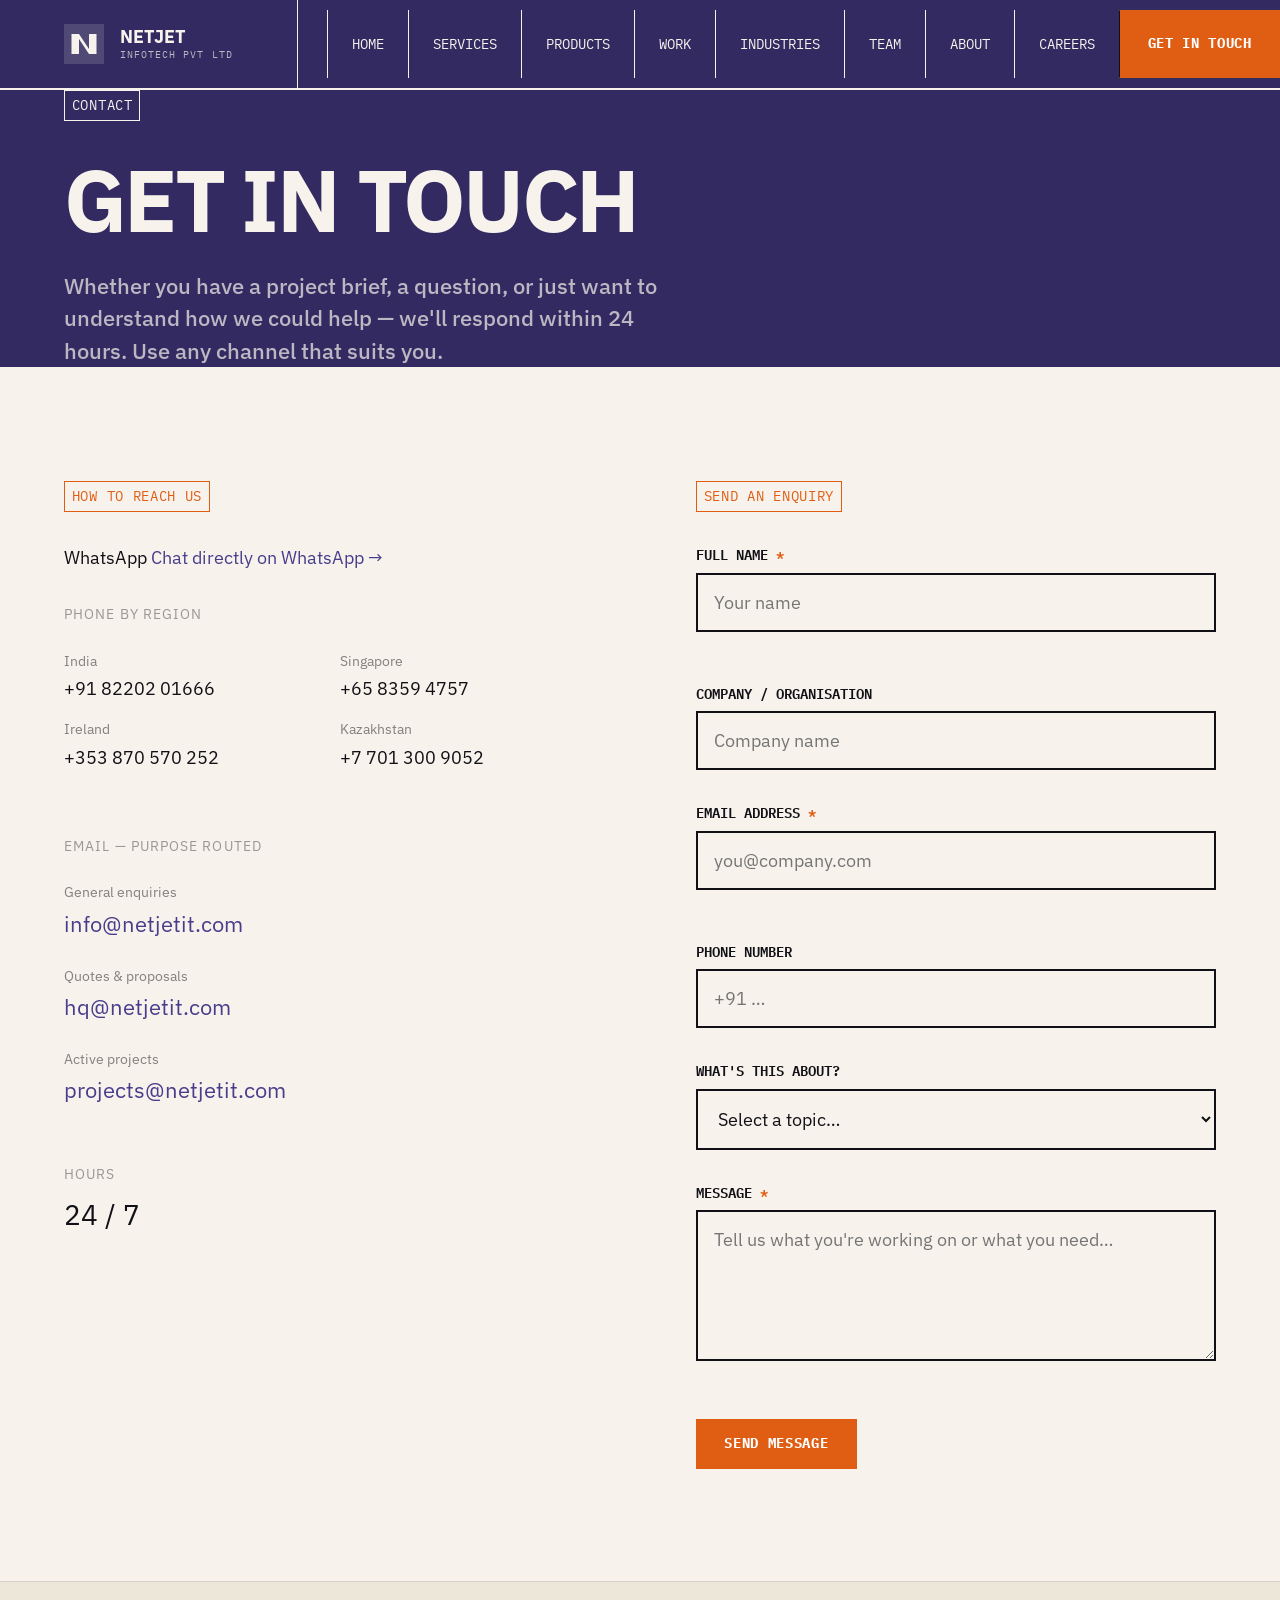
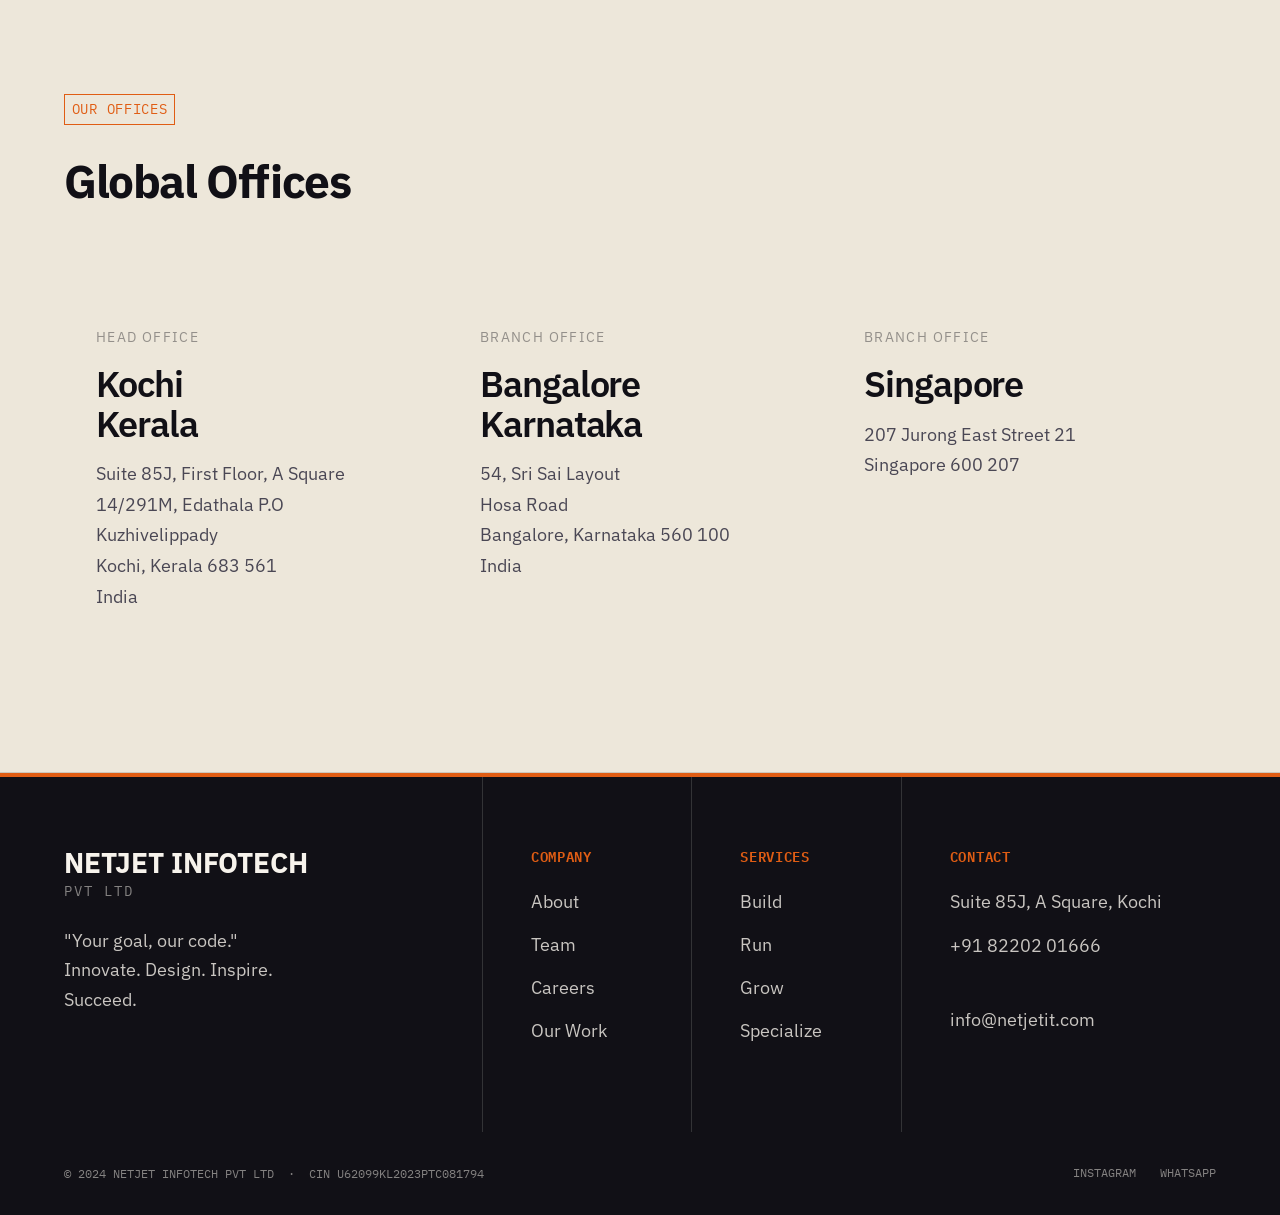
<file: contact.html>
﻿<!DOCTYPE html>
<html lang="en">
<head>
  <meta charset="UTF-8">
  <meta name="viewport" content="width=device-width, initial-scale=1.0">
  <title>Contact — NETJET INFOTECH</title>
  <meta name="description" content="Reach NETJET INFOTECH by WhatsApp, phone (India, Singapore, Ireland, Kazakhstan), email, or our enquiry form. Head office in Kochi, Kerala. Branches in Bangalore and Singapore. 24/7.">
  <link rel="canonical" href="https://netjetit.com/contact.html">
  <link rel="preconnect" href="https://fonts.googleapis.com">
  <link rel="preconnect" href="https://fonts.gstatic.com" crossorigin>
  <link href="https://fonts.googleapis.com/css2?family=IBM+Plex+Mono:ital,wght@0,400;0,500;1,400&family=IBM+Plex+Sans:ital,wght@0,400;0,500;0,600;0,700;1,400&display=swap" rel="stylesheet">
  <link rel="stylesheet" href="css/tokens.css">
  <link rel="stylesheet" href="css/base.css">
  <link rel="stylesheet" href="css/components.css">
  <link rel="stylesheet" href="css/mobile.css">
  <style>
    /* Office cards — editorial 3-col */
    .offices-grid {
      display: grid;
      grid-template-columns: repeat(3, 1fr);
      gap: 0;
      border-top: var(--border-rule);
    }

    .office-card {
      padding: var(--space-xl) var(--space-l);
      border-right: var(--border-rule);
    }

    .office-card:last-child { border-right: none; }

    .office-card__type {
      
      font-size: var(--step--1);
      letter-spacing: 0.1em;
      text-transform: uppercase;
      color: var(--ink);
      opacity: 0.4;
      margin-bottom: var(--space-s);
    }

    .office-card__city {
      
      font-size: var(--step-3);
      color: var(--ink);
      font-weight: var(--fw-semibold);
      margin-bottom: var(--space-s);
      line-height: 1.1;
    }

    .office-card__address {
      
      font-size: var(--step-0);
      color: var(--ink-soft);
      line-height: 1.7;
      font-style: normal;
    }

    @media (max-width: 768px) {
      .offices-grid { grid-template-columns: 1fr; }
      .office-card { border-right: none; border-bottom: var(--border-rule); }
      .office-card:last-child { border-bottom: none; }
    }
  </style>
</head>
<body>

  <!-- Navigation -->
  <nav class="site-nav nav-violet" aria-label="Site navigation">
    <div class="nav-inner">
      <a href="index.html" class="nav-logo" aria-label="NETJET INFOTECH — home">
        <svg class="nav-logo-mark" viewBox="0 0 32 32" fill="none" aria-hidden="true">
          <rect width="32" height="32" fill="#F7F3EC" fill-opacity="0.15"/>
          <path d="M6 8h6l8 12V8h6v16h-6L12 12v12H6V8z" fill="#F7F3EC"/>
        </svg>
        <div class="nav-logo-text">
          NETJET
          <span>INFOTECH PVT LTD</span>
        </div>
      </a>
      <div class="nav-links">
        <a href="index.html">Home</a>
        <a href="services.html">Services</a>
      <a href="product.html">Products</a>
        <a href="work.html">Work</a>
        <a href="industries.html">Industries</a>
        <a href="team.html">Team</a>
        <a href="about.html">About</a>
        <a href="careers.html">Careers</a>
        <a href="contact.html" class="btn btn-primary nav-cta" aria-current="page">Get in touch</a>
      </div>
      <button class="nav-toggle" aria-expanded="false" aria-controls="mobile-nav" aria-label="Open navigation">
        <span class="nav-toggle-bar"></span>
        <span class="nav-toggle-bar"></span>
        <span class="nav-toggle-bar"></span>
      </button>
    </div>
    <div class="nav-mobile" role="navigation" aria-label="Mobile navigation" id="mobile-nav" aria-hidden="true">
      <a href="index.html">Home</a>
      <a href="services.html">Services</a>
      <a href="product.html">Products</a>
      <a href="work.html">Work</a>
      <a href="industries.html">Industries</a>
      <a href="team.html">Team</a>
      <a href="about.html">About</a>
      <a href="careers.html">Careers</a>
      <a href="contact.html" class="btn btn-primary">Get in touch</a>
    </div>
  </nav>

  <main>

    <!-- Hero -->
    <header class="page-hero page-hero--violet" aria-labelledby="contact-heading">
      <div class="container">
        <p class="section-label section-label--light">Contact</p>
        <h1 id="contact-heading" style="color: var(--cream); max-width: 20ch; margin-bottom: var(--space-m);">
          Get In Touch
        </h1>
        <p class="lead" style="color: var(--cream); opacity: 0.7; max-width: 48ch;">Whether you have a project brief, a question, or just want to understand how we could help — we'll respond within 24 hours. Use any channel that suits you.</p>
      </div>
    </header>

    <!-- Main contact section -->
    <section class="section" aria-label="Contact details and enquiry form">
      <div class="container">
        <div class="resp-grid" style="align-items: start;">

          <!-- Left: all channels -->
          <div>
            <p class="section-label">How to reach us</p>

            <div style="border-top: var(--border-rule);">
              <div class="contact-channel" style="border-color: var(--rule); color: var(--ink);">
                <span class="contact-channel__type" style="color: var(--ink);">WhatsApp</span>
                <a href="https://wa.me/918220201666" class="contact-channel__value" style="color:var(--brand);" target="_blank" rel="noopener noreferrer">Chat directly on WhatsApp &rarr;</a>
              </div>

              <div style="padding-block: var(--space-l); border-bottom: var(--border-rule);">
                <p style=" font-size:var(--step--1); letter-spacing:0.08em; text-transform:uppercase; color:var(--ink); opacity:0.4; margin-bottom:var(--space-m);">Phone by region</p>
                <div class="form-row-grid">
                  <div>
                    <p style=" font-size:var(--step--1); color:var(--ink); opacity:0.5; margin-bottom:0.2rem;">India</p>
                    <a href="tel:+918220201666" style=" font-size:var(--step-0); color:var(--ink);">+91 82202 01666</a>
                  </div>
                  <div>
                    <p style=" font-size:var(--step--1); color:var(--ink); opacity:0.5; margin-bottom:0.2rem;">Singapore</p>
                    <a href="tel:+6583594757" style=" font-size:var(--step-0); color:var(--ink);">+65 8359 4757</a>
                  </div>
                  <div>
                    <p style=" font-size:var(--step--1); color:var(--ink); opacity:0.5; margin-bottom:0.2rem;">Ireland</p>
                    <a href="tel:+353870570252" style=" font-size:var(--step-0); color:var(--ink);">+353 870 570 252</a>
                  </div>
                  <div>
                    <p style=" font-size:var(--step--1); color:var(--ink); opacity:0.5; margin-bottom:0.2rem;">Kazakhstan</p>
                    <a href="tel:+77013009052" style=" font-size:var(--step-0); color:var(--ink);">+7 701 300 9052</a>
                  </div>
                </div>
              </div>

              <div style="padding-block: var(--space-l); border-bottom: var(--border-rule);">
                <p style=" font-size:var(--step--1); letter-spacing:0.08em; text-transform:uppercase; color:var(--ink); opacity:0.4; margin-bottom:var(--space-m);">Email — purpose routed</p>
                <div style="display:flex; flex-direction:column; gap:var(--space-m);">
                  <div>
                    <p style=" font-size:var(--step--1); color:var(--ink); opacity:0.5; margin-bottom:0.2rem;">General enquiries</p>
                    <a href="mailto:info@netjetit.com" style=" font-size:var(--step-1); color:var(--brand);">info@netjetit.com</a>
                  </div>
                  <div>
                    <p style=" font-size:var(--step--1); color:var(--ink); opacity:0.5; margin-bottom:0.2rem;">Quotes &amp; proposals</p>
                    <a href="mailto:hq@netjetit.com" style=" font-size:var(--step-1); color:var(--brand);">hq@netjetit.com</a>
                  </div>
                  <div>
                    <p style=" font-size:var(--step--1); color:var(--ink); opacity:0.5; margin-bottom:0.2rem;">Active projects</p>
                    <a href="mailto:projects@netjetit.com" style=" font-size:var(--step-1); color:var(--brand);">projects@netjetit.com</a>
                  </div>
                </div>
              </div>

              <div style="padding-block: var(--space-m);">
                <p style=" font-size:var(--step--1); letter-spacing:0.08em; text-transform:uppercase; color:var(--ink); opacity:0.4; margin-bottom:0.4rem;">Hours</p>
                <p style=" font-size:var(--step-2); color:var(--ink);">24 / 7</p>
              </div>
            </div>
          </div>

          <!-- Right: enquiry form -->
          <div>
            <p class="section-label">Send an enquiry</p>
            <form data-netjet-form action="#" method="post" novalidate aria-label="Contact enquiry form">
              <div class="form-group">
                <label class="form-label" for="contact-name">Full name <span aria-hidden="true">*</span></label>
                <input class="form-input" type="text" id="contact-name" name="name" required autocomplete="name" placeholder="Your name">
                <span class="form-error" data-error-for="name" role="alert"></span>
              </div>

              <div class="form-group">
                <label class="form-label" for="contact-company">Company / Organisation</label>
                <input class="form-input" type="text" id="contact-company" name="company" autocomplete="organization" placeholder="Company name">
              </div>

              <div class="form-group">
                <label class="form-label" for="contact-email">Email address <span aria-hidden="true">*</span></label>
                <input class="form-input" type="email" id="contact-email" name="email" required autocomplete="email" placeholder="you@company.com">
                <span class="form-error" data-error-for="email" role="alert"></span>
              </div>

              <div class="form-group">
                <label class="form-label" for="contact-phone">Phone number</label>
                <input class="form-input" type="tel" id="contact-phone" name="phone" autocomplete="tel" placeholder="+91 …">
              </div>

              <div class="form-group">
                <label class="form-label" for="contact-subject">What's this about?</label>
                <select class="form-select" id="contact-subject" name="subject">
                  <option value="" disabled selected>Select a topic…</option>
                  <option value="new-project">New project enquiry</option>
                  <option value="quote">Request a quote</option>
                  <option value="partnership">Partnership</option>
                  <option value="support">Existing client support</option>
                  <option value="other">Something else</option>
                </select>
              </div>

              <div class="form-group">
                <label class="form-label" for="contact-message">Message <span aria-hidden="true">*</span></label>
                <textarea class="form-textarea" id="contact-message" name="message" required rows="5" placeholder="Tell us what you're working on or what you need…"></textarea>
                <span class="form-error" data-error-for="message" role="alert"></span>
              </div>

              <button type="submit" class="btn btn-primary">Send message</button>
              <p class="form-success" hidden role="status"></p>
            </form>
          </div>

        </div>
      </div>
    </section>

    <!-- Offices -->
    <section class="section" style="background-color: var(--cream-mid); border-top: var(--border-rule);" aria-labelledby="offices-heading">
      <div class="container">
        <p class="section-label">Our Offices</p>
        <h2 id="offices-heading" style="margin-bottom: var(--space-2xl);">Global Offices</h2>
        <div class="offices-grid">
          <div class="office-card">
            <p class="office-card__type">Head Office</p>
            <h3 class="office-card__city">Kochi<br>Kerala</h3>
            <address class="office-card__address">
              Suite 85J, First Floor, A Square<br>
              14/291M, Edathala P.O<br>
              Kuzhivelippady<br>
              Kochi, Kerala 683 561<br>
              India
            </address>
          </div>
          <div class="office-card">
            <p class="office-card__type">Branch Office</p>
            <h3 class="office-card__city">Bangalore<br>Karnataka</h3>
            <address class="office-card__address">
              54, Sri Sai Layout<br>
              Hosa Road<br>
              Bangalore, Karnataka 560 100<br>
              India
            </address>
          </div>
          <div class="office-card">
            <p class="office-card__type">Branch Office</p>
            <h3 class="office-card__city">Singapore</h3>
            <address class="office-card__address">
              207 Jurong East Street 21<br>
              Singapore 600 207
            </address>
          </div>
        </div>
      </div>
    </section>

  </main>

  <footer class="site-footer" aria-label="Site footer">
    <div class="container">
      <div class="footer-grid">
        <div class="footer-brand">
          <div class="footer-logo-text">NETJET INFOTECH</div>
          <span class="footer-logo-sub">PVT LTD</span>
          <p class="footer-tagline">"Your goal, our code."<br>Innovate. Design. Inspire. Succeed.</p>
        </div>
        <div class="footer-col">
          <h6>Company</h6>
          <ul>
            <li><a href="about.html">About</a></li>
            <li><a href="team.html">Team</a></li>
            <li><a href="careers.html">Careers</a></li>
            <li><a href="work.html">Our Work</a></li>
          </ul>
        </div>
        <div class="footer-col">
          <h6>Services</h6>
          <ul>
            <li><a href="services.html#build">Build</a></li>
            <li><a href="services.html#run">Run</a></li>
            <li><a href="services.html#grow">Grow</a></li>
            <li><a href="services.html#specialize">Specialize</a></li>
          </ul>
        </div>
        <div class="footer-col">
          <h6>Contact</h6>
          <address class="footer-address">
            Suite 85J, A Square, Kochi<br>
            <a href="tel:+918220201666">+91 82202 01666</a><br>
            <a href="mailto:info@netjetit.com">info@netjetit.com</a>
          </address>
        </div>
      </div>
      <div class="footer-bottom">
        <p class="footer-legal">&copy; 2024 NETJET INFOTECH PVT LTD &nbsp;·&nbsp; CIN U62099KL2023PTC081794</p>
        <div class="footer-socials">
          <a href="https://instagram.com/netjet.design" target="_blank" rel="noopener noreferrer">Instagram</a>
          <a href="https://wa.me/918220201666" target="_blank" rel="noopener noreferrer">WhatsApp</a>
        </div>
      </div>
    </div>
  </footer>

  <script src="js/nav.js"></script>
  <script src="js/forms.js"></script>
</body>
</html>
</file>
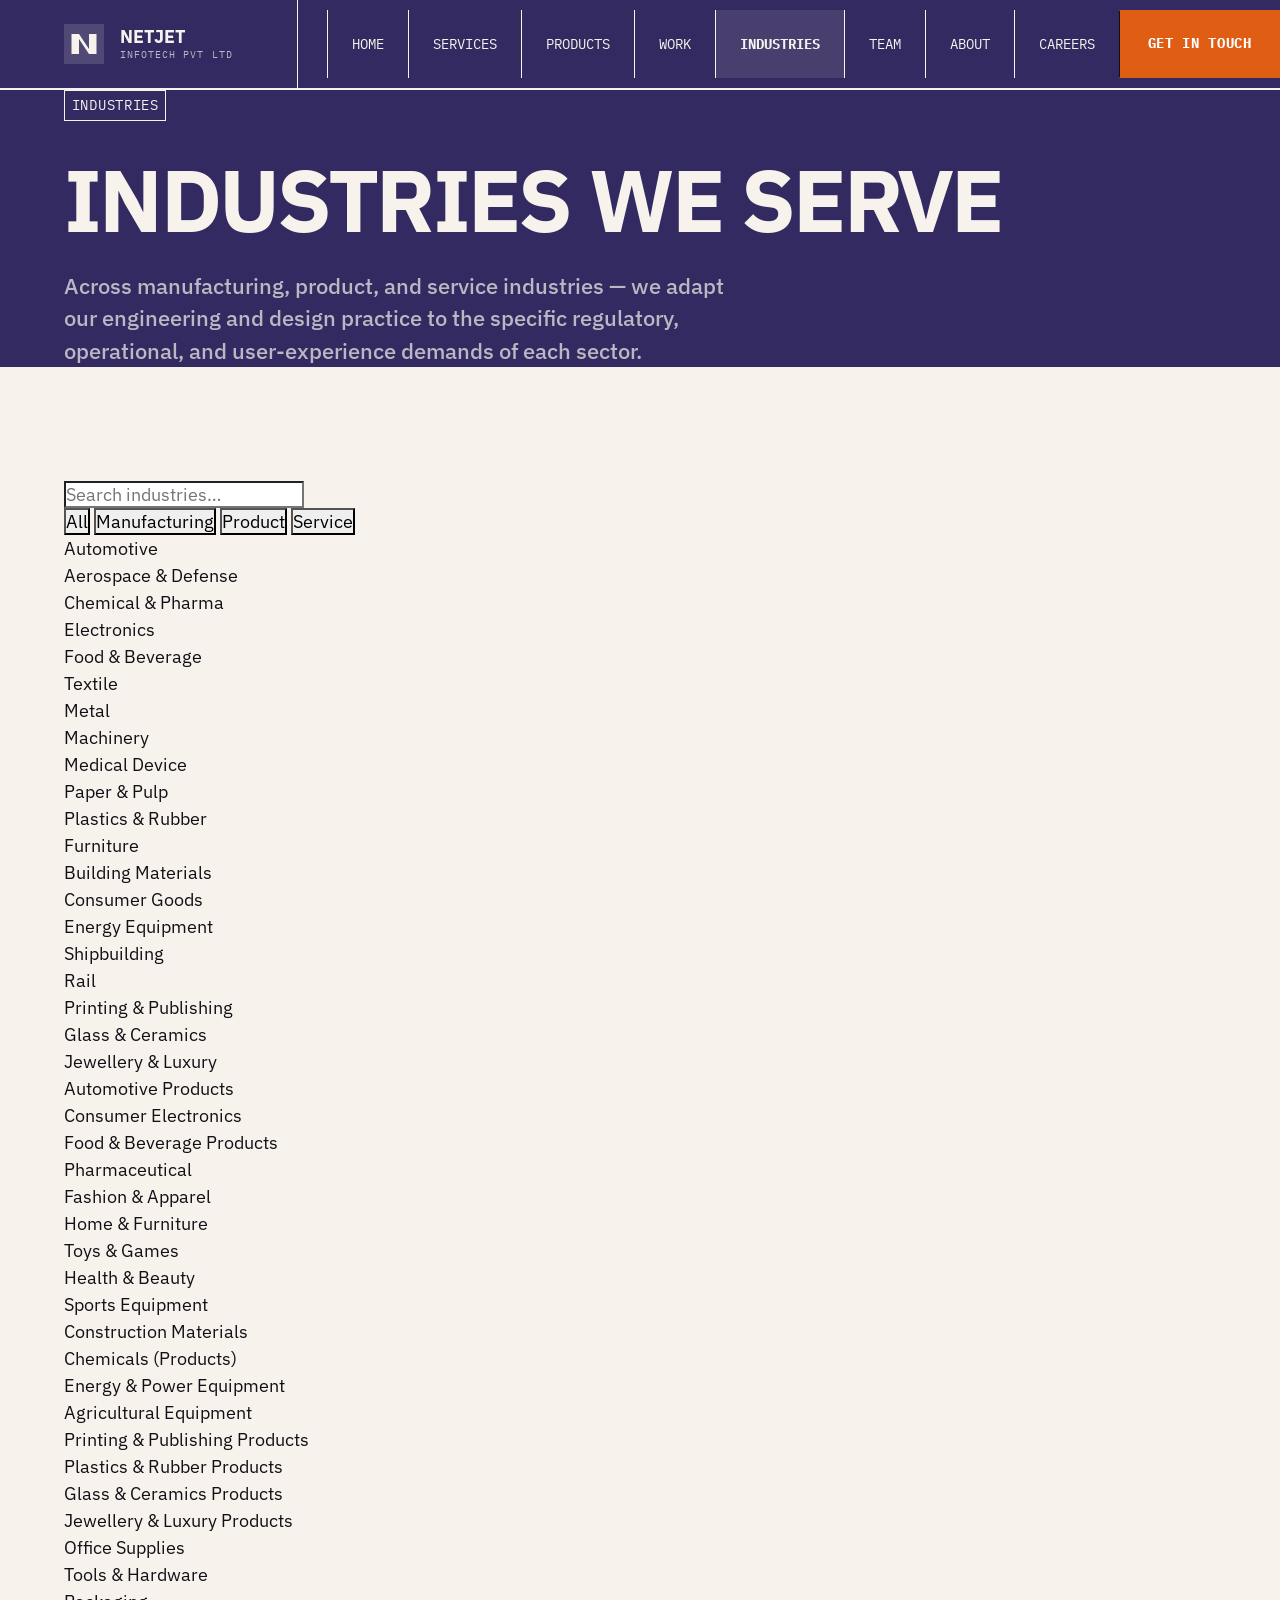
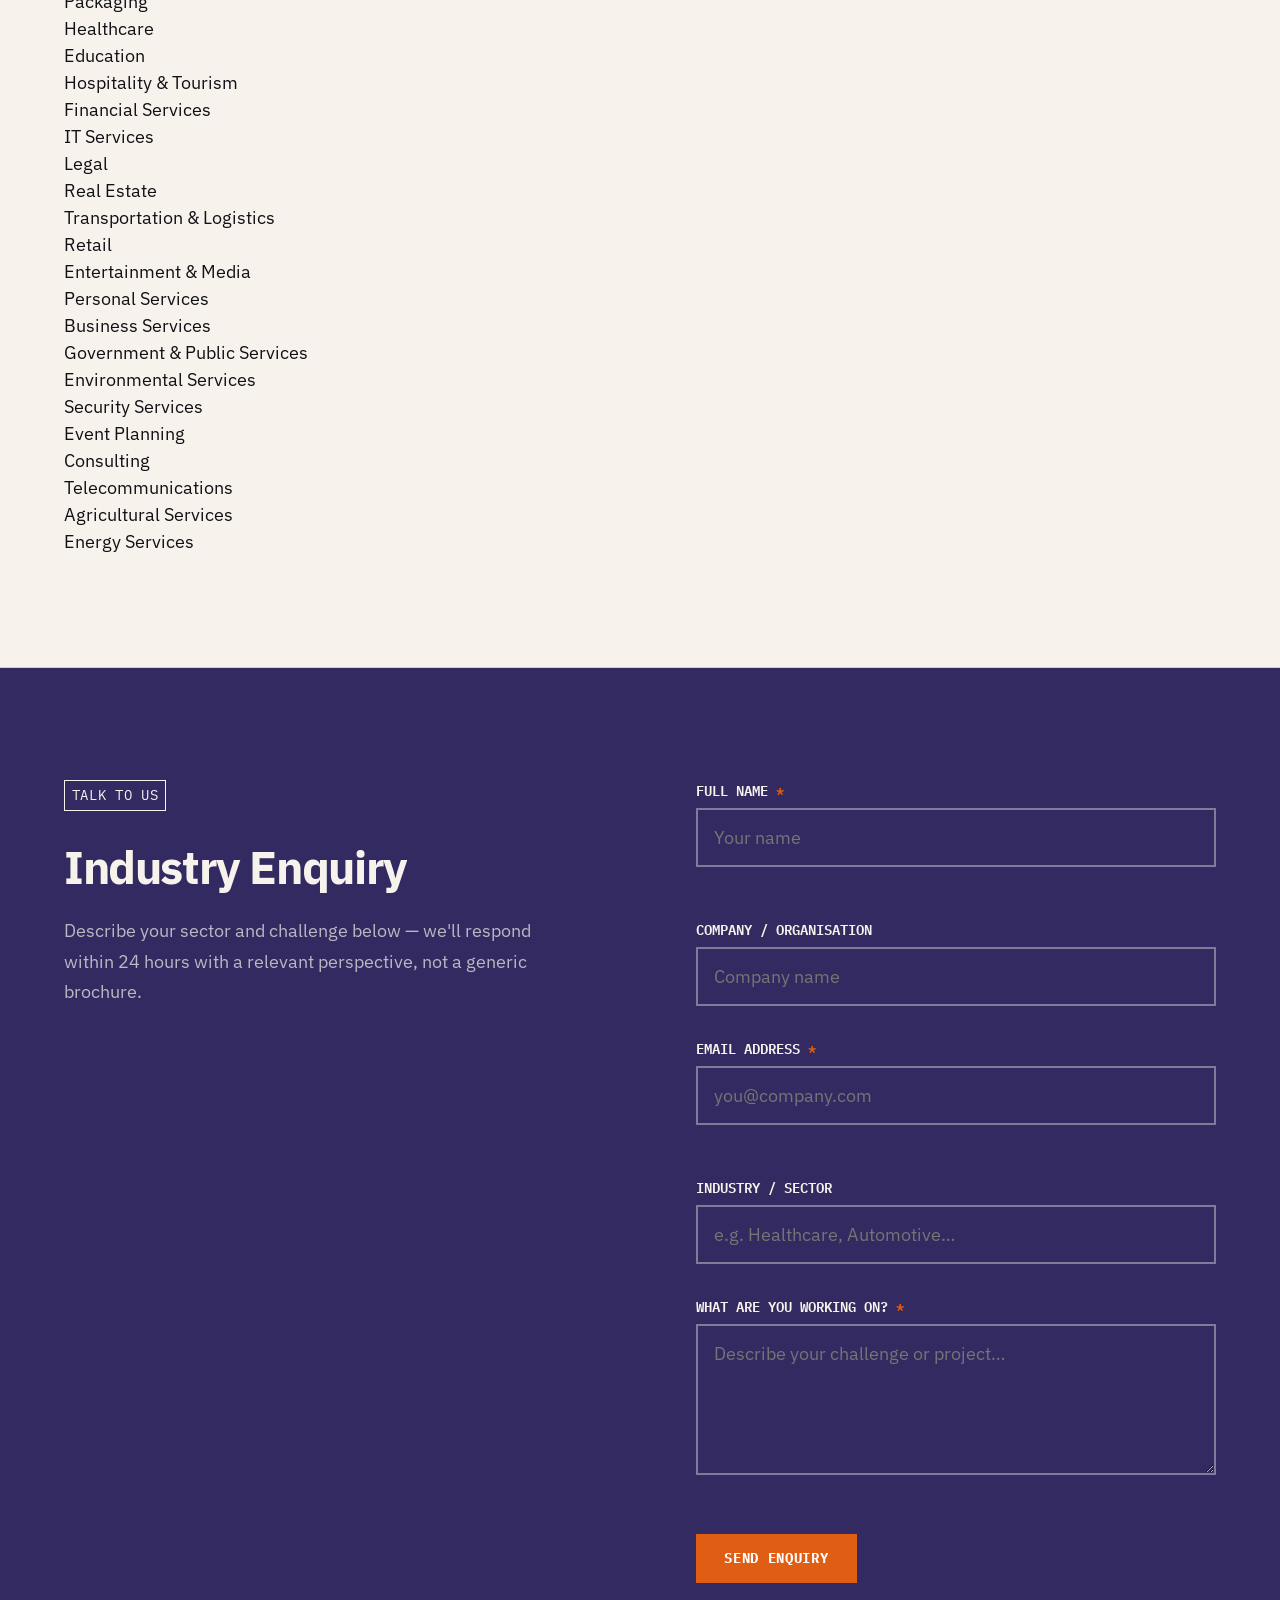
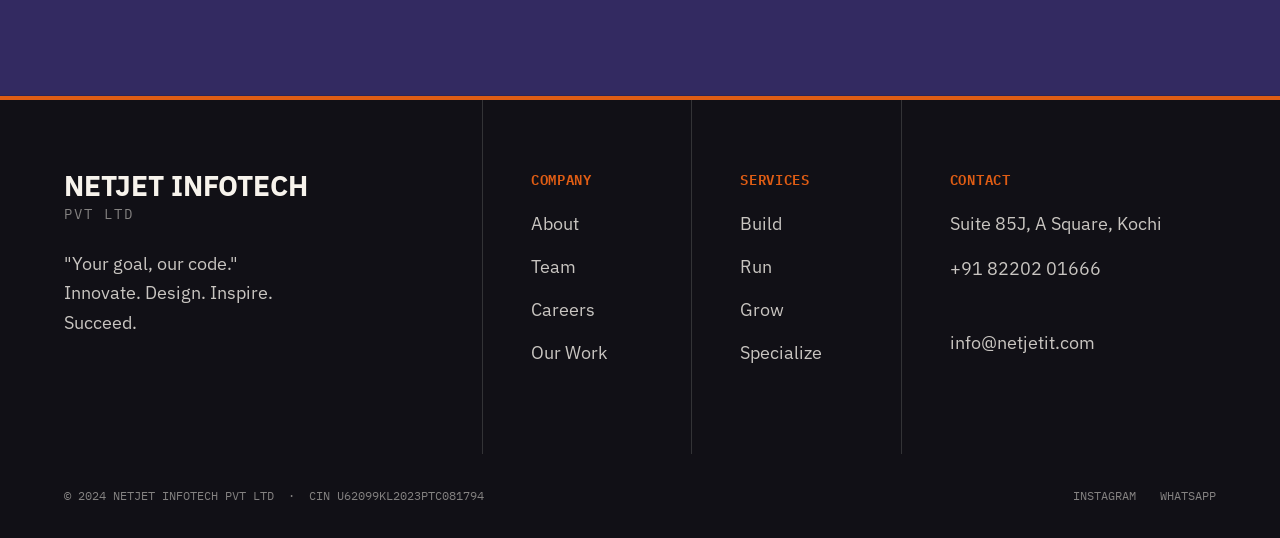
<file: industries.html>
﻿<!DOCTYPE html>
<html lang="en">
<head>
  <meta charset="UTF-8">
  <meta name="viewport" content="width=device-width, initial-scale=1.0">
  <title>Industries We Serve — NETJET INFOTECH</title>
  <meta name="description" content="NETJET INFOTECH serves over 60 industry segments across manufacturing, product, and service sectors — from automotive and healthcare to fintech and logistics. Based in Kochi, Kerala.">
  <link rel="canonical" href="https://netjetit.com/industries.html">
  <link rel="preconnect" href="https://fonts.googleapis.com">
  <link rel="preconnect" href="https://fonts.gstatic.com" crossorigin>
  <link href="https://fonts.googleapis.com/css2?family=IBM+Plex+Mono:ital,wght@0,400;0,500;1,400&family=IBM+Plex+Sans:ital,wght@0,400;0,500;0,600;0,700;1,400&display=swap" rel="stylesheet">
  <link rel="stylesheet" href="css/tokens.css">
  <link rel="stylesheet" href="css/base.css">
  <link rel="stylesheet" href="css/components.css">
  <link rel="stylesheet" href="css/mobile.css">
</head>
<body>

  <!-- Navigation -->
  <nav class="site-nav nav-violet" aria-label="Site navigation">
    <div class="nav-inner">
      <a href="index.html" class="nav-logo" aria-label="NETJET INFOTECH — home">
        <svg class="nav-logo-mark" viewBox="0 0 32 32" fill="none" aria-hidden="true">
          <rect width="32" height="32" fill="#F7F3EC" fill-opacity="0.15"/>
          <path d="M6 8h6l8 12V8h6v16h-6L12 12v12H6V8z" fill="#F7F3EC"/>
        </svg>
        <div class="nav-logo-text">
          NETJET
          <span>INFOTECH PVT LTD</span>
        </div>
      </a>
      <div class="nav-links">
        <a href="index.html">Home</a>
        <a href="services.html">Services</a>
      <a href="product.html">Products</a>
        <a href="work.html">Work</a>
        <a href="industries.html" aria-current="page">Industries</a>
        <a href="team.html">Team</a>
        <a href="about.html">About</a>
        <a href="careers.html">Careers</a>
        <a href="contact.html" class="btn btn-primary nav-cta">Get in touch</a>
      </div>
      <button class="nav-toggle" aria-expanded="false" aria-controls="mobile-nav" aria-label="Open navigation">
        <span class="nav-toggle-bar"></span>
        <span class="nav-toggle-bar"></span>
        <span class="nav-toggle-bar"></span>
      </button>
    </div>
    <div class="nav-mobile" role="navigation" aria-label="Mobile navigation" id="mobile-nav" aria-hidden="true">
      <a href="index.html">Home</a>
      <a href="services.html">Services</a>
      <a href="product.html">Products</a>
      <a href="work.html">Work</a>
      <a href="industries.html">Industries</a>
      <a href="team.html">Team</a>
      <a href="about.html">About</a>
      <a href="careers.html">Careers</a>
      <a href="contact.html" class="btn btn-primary">Get in touch</a>
    </div>
  </nav>

  <main>

    <!-- Hero -->
    <header class="page-hero page-hero--violet" aria-labelledby="industries-heading">
      <div class="container">
        <p class="section-label section-label--light">Industries</p>
        <h1 id="industries-heading" style="color: var(--cream); max-width: 22ch; margin-bottom: var(--space-m);">
          Industries We Serve
        </h1>
        <p class="lead" style="color: var(--cream); opacity: 0.7; max-width: 52ch;">Across manufacturing, product, and service industries — we adapt our engineering and design practice to the specific regulatory, operational, and user-experience demands of each sector.</p>
      </div>
    </header>

    <!-- Filter + Industry list -->
    <section class="section" aria-labelledby="industry-filter-label">
      <div class="container">

        <div class="industry-filter">
          <h2 id="industry-filter-label" class="visually-hidden">Browse industries by category</h2>

          <!-- Search -->
          <label for="industry-search" class="visually-hidden">Search industries</label>
          <input
            type="search"
            id="industry-search"
            class="filter-search"
            placeholder="Search industries…"
            aria-label="Search industries"
            autocomplete="off"
          >

          <!-- Category tabs -->
          <div class="filter-tabs" role="tablist" aria-label="Industry categories">
            <button class="filter-tab active" data-category="all" role="tab" aria-selected="true" tabindex="0">All</button>
            <button class="filter-tab" data-category="manufacturing" role="tab" aria-selected="false" tabindex="-1">Manufacturing</button>
            <button class="filter-tab" data-category="product" role="tab" aria-selected="false" tabindex="-1">Product</button>
            <button class="filter-tab" data-category="service" role="tab" aria-selected="false" tabindex="-1">Service</button>
          </div>

          <!-- Industry grid -->
          <div class="industry-list" id="industry-list" role="list" aria-live="polite">

            <!-- Manufacturing Industries -->
            <div class="industry-item" data-category="manufacturing" role="listitem">Automotive</div>
            <div class="industry-item" data-category="manufacturing" role="listitem">Aerospace &amp; Defense</div>
            <div class="industry-item" data-category="manufacturing" role="listitem">Chemical &amp; Pharma</div>
            <div class="industry-item" data-category="manufacturing" role="listitem">Electronics</div>
            <div class="industry-item" data-category="manufacturing" role="listitem">Food &amp; Beverage</div>
            <div class="industry-item" data-category="manufacturing" role="listitem">Textile</div>
            <div class="industry-item" data-category="manufacturing" role="listitem">Metal</div>
            <div class="industry-item" data-category="manufacturing" role="listitem">Machinery</div>
            <div class="industry-item" data-category="manufacturing" role="listitem">Medical Device</div>
            <div class="industry-item" data-category="manufacturing" role="listitem">Paper &amp; Pulp</div>
            <div class="industry-item" data-category="manufacturing" role="listitem">Plastics &amp; Rubber</div>
            <div class="industry-item" data-category="manufacturing" role="listitem">Furniture</div>
            <div class="industry-item" data-category="manufacturing" role="listitem">Building Materials</div>
            <div class="industry-item" data-category="manufacturing" role="listitem">Consumer Goods</div>
            <div class="industry-item" data-category="manufacturing" role="listitem">Energy Equipment</div>
            <div class="industry-item" data-category="manufacturing" role="listitem">Shipbuilding</div>
            <div class="industry-item" data-category="manufacturing" role="listitem">Rail</div>
            <div class="industry-item" data-category="manufacturing" role="listitem">Printing &amp; Publishing</div>
            <div class="industry-item" data-category="manufacturing" role="listitem">Glass &amp; Ceramics</div>
            <div class="industry-item" data-category="manufacturing" role="listitem">Jewellery &amp; Luxury</div>

            <!-- Product Industries -->
            <div class="industry-item" data-category="product" role="listitem">Automotive Products</div>
            <div class="industry-item" data-category="product" role="listitem">Consumer Electronics</div>
            <div class="industry-item" data-category="product" role="listitem">Food &amp; Beverage Products</div>
            <div class="industry-item" data-category="product" role="listitem">Pharmaceutical</div>
            <div class="industry-item" data-category="product" role="listitem">Fashion &amp; Apparel</div>
            <div class="industry-item" data-category="product" role="listitem">Home &amp; Furniture</div>
            <div class="industry-item" data-category="product" role="listitem">Toys &amp; Games</div>
            <div class="industry-item" data-category="product" role="listitem">Health &amp; Beauty</div>
            <div class="industry-item" data-category="product" role="listitem">Sports Equipment</div>
            <div class="industry-item" data-category="product" role="listitem">Construction Materials</div>
            <div class="industry-item" data-category="product" role="listitem">Chemicals (Products)</div>
            <div class="industry-item" data-category="product" role="listitem">Energy &amp; Power Equipment</div>
            <div class="industry-item" data-category="product" role="listitem">Agricultural Equipment</div>
            <div class="industry-item" data-category="product" role="listitem">Printing &amp; Publishing Products</div>
            <div class="industry-item" data-category="product" role="listitem">Plastics &amp; Rubber Products</div>
            <div class="industry-item" data-category="product" role="listitem">Glass &amp; Ceramics Products</div>
            <div class="industry-item" data-category="product" role="listitem">Jewellery &amp; Luxury Products</div>
            <div class="industry-item" data-category="product" role="listitem">Office Supplies</div>
            <div class="industry-item" data-category="product" role="listitem">Tools &amp; Hardware</div>
            <div class="industry-item" data-category="product" role="listitem">Packaging</div>

            <!-- Service Industries -->
            <div class="industry-item" data-category="service" role="listitem">Healthcare</div>
            <div class="industry-item" data-category="service" role="listitem">Education</div>
            <div class="industry-item" data-category="service" role="listitem">Hospitality &amp; Tourism</div>
            <div class="industry-item" data-category="service" role="listitem">Financial Services</div>
            <div class="industry-item" data-category="service" role="listitem">IT Services</div>
            <div class="industry-item" data-category="service" role="listitem">Legal</div>
            <div class="industry-item" data-category="service" role="listitem">Real Estate</div>
            <div class="industry-item" data-category="service" role="listitem">Transportation &amp; Logistics</div>
            <div class="industry-item" data-category="service" role="listitem">Retail</div>
            <div class="industry-item" data-category="service" role="listitem">Entertainment &amp; Media</div>
            <div class="industry-item" data-category="service" role="listitem">Personal Services</div>
            <div class="industry-item" data-category="service" role="listitem">Business Services</div>
            <div class="industry-item" data-category="service" role="listitem">Government &amp; Public Services</div>
            <div class="industry-item" data-category="service" role="listitem">Environmental Services</div>
            <div class="industry-item" data-category="service" role="listitem">Security Services</div>
            <div class="industry-item" data-category="service" role="listitem">Event Planning</div>
            <div class="industry-item" data-category="service" role="listitem">Consulting</div>
            <div class="industry-item" data-category="service" role="listitem">Telecommunications</div>
            <div class="industry-item" data-category="service" role="listitem">Agricultural Services</div>
            <div class="industry-item" data-category="service" role="listitem">Energy Services</div>

          </div>
        </div>

      </div>
    </section>

    <!-- Industry enquiry form -->
    <section class="section" style="background-color: var(--violet);" aria-labelledby="industry-contact-heading">
      <div class="container">
        <div class="resp-grid" style="align-items: start;">

          <div>
            <p class="section-label section-label--light">Talk to us</p>
            <h2 id="industry-contact-heading" style="color: var(--cream); margin-bottom: var(--space-m); max-width: 20ch;">
              Industry Enquiry
            </h2>
            <p style="color: var(--cream); opacity: 0.7; font-size: var(--step-0); max-width: 44ch; line-height: 1.7;">Describe your sector and challenge below — we'll respond within 24 hours with a relevant perspective, not a generic brochure.</p>
          </div>

          <form data-netjet-form action="#" method="post" novalidate aria-label="Industry enquiry form">
            <div class="form-group">
              <label class="form-label form-label--light" for="ind-name">Full name <span aria-hidden="true">*</span></label>
              <input class="form-input form-input--dark" type="text" id="ind-name" name="name" required autocomplete="name" placeholder="Your name">
              <span class="form-error" data-error-for="name" role="alert"></span>
            </div>
            <div class="form-group">
              <label class="form-label form-label--light" for="ind-company">Company / Organisation</label>
              <input class="form-input form-input--dark" type="text" id="ind-company" name="company" autocomplete="organization" placeholder="Company name">
            </div>
            <div class="form-group">
              <label class="form-label form-label--light" for="ind-email">Email address <span aria-hidden="true">*</span></label>
              <input class="form-input form-input--dark" type="email" id="ind-email" name="email" required autocomplete="email" placeholder="you@company.com">
              <span class="form-error" data-error-for="email" role="alert"></span>
            </div>
            <div class="form-group">
              <label class="form-label form-label--light" for="ind-industry">Industry / Sector</label>
              <input class="form-input form-input--dark" type="text" id="ind-industry" name="industry" placeholder="e.g. Healthcare, Automotive…">
            </div>
            <div class="form-group">
              <label class="form-label form-label--light" for="ind-message">What are you working on? <span aria-hidden="true">*</span></label>
              <textarea class="form-textarea form-textarea--dark" id="ind-message" name="message" required rows="5" placeholder="Describe your challenge or project…"></textarea>
              <span class="form-error" data-error-for="message" role="alert"></span>
            </div>
            <button type="submit" class="btn btn-primary">Send enquiry</button>
            <p class="form-success" hidden role="status"></p>
          </form>

        </div>
      </div>
    </section>

  </main>

  <footer class="site-footer" aria-label="Site footer">
    <div class="container">
      <div class="footer-grid">
        <div class="footer-brand">
          <div class="footer-logo-text">NETJET INFOTECH</div>
          <span class="footer-logo-sub">PVT LTD</span>
          <p class="footer-tagline">"Your goal, our code."<br>Innovate. Design. Inspire. Succeed.</p>
        </div>
        <div class="footer-col">
          <h6>Company</h6>
          <ul>
            <li><a href="about.html">About</a></li>
            <li><a href="team.html">Team</a></li>
            <li><a href="careers.html">Careers</a></li>
            <li><a href="work.html">Our Work</a></li>
          </ul>
        </div>
        <div class="footer-col">
          <h6>Services</h6>
          <ul>
            <li><a href="services.html#build">Build</a></li>
            <li><a href="services.html#run">Run</a></li>
            <li><a href="services.html#grow">Grow</a></li>
            <li><a href="services.html#specialize">Specialize</a></li>
          </ul>
        </div>
        <div class="footer-col">
          <h6>Contact</h6>
          <address class="footer-address">
            Suite 85J, A Square, Kochi<br>
            <a href="tel:+918220201666">+91 82202 01666</a><br>
            <a href="mailto:info@netjetit.com">info@netjetit.com</a>
          </address>
        </div>
      </div>
      <div class="footer-bottom">
        <p class="footer-legal">&copy; 2024 NETJET INFOTECH PVT LTD &nbsp;·&nbsp; CIN U62099KL2023PTC081794</p>
        <div class="footer-socials">
          <a href="https://instagram.com/netjet.design" target="_blank" rel="noopener noreferrer">Instagram</a>
          <a href="https://wa.me/918220201666" target="_blank" rel="noopener noreferrer">WhatsApp</a>
        </div>
      </div>
    </div>
  </footer>

  <script src="js/nav.js"></script>
  <script src="js/industries.js"></script>
  <script src="js/forms.js"></script>
</body>
</html>
</file>
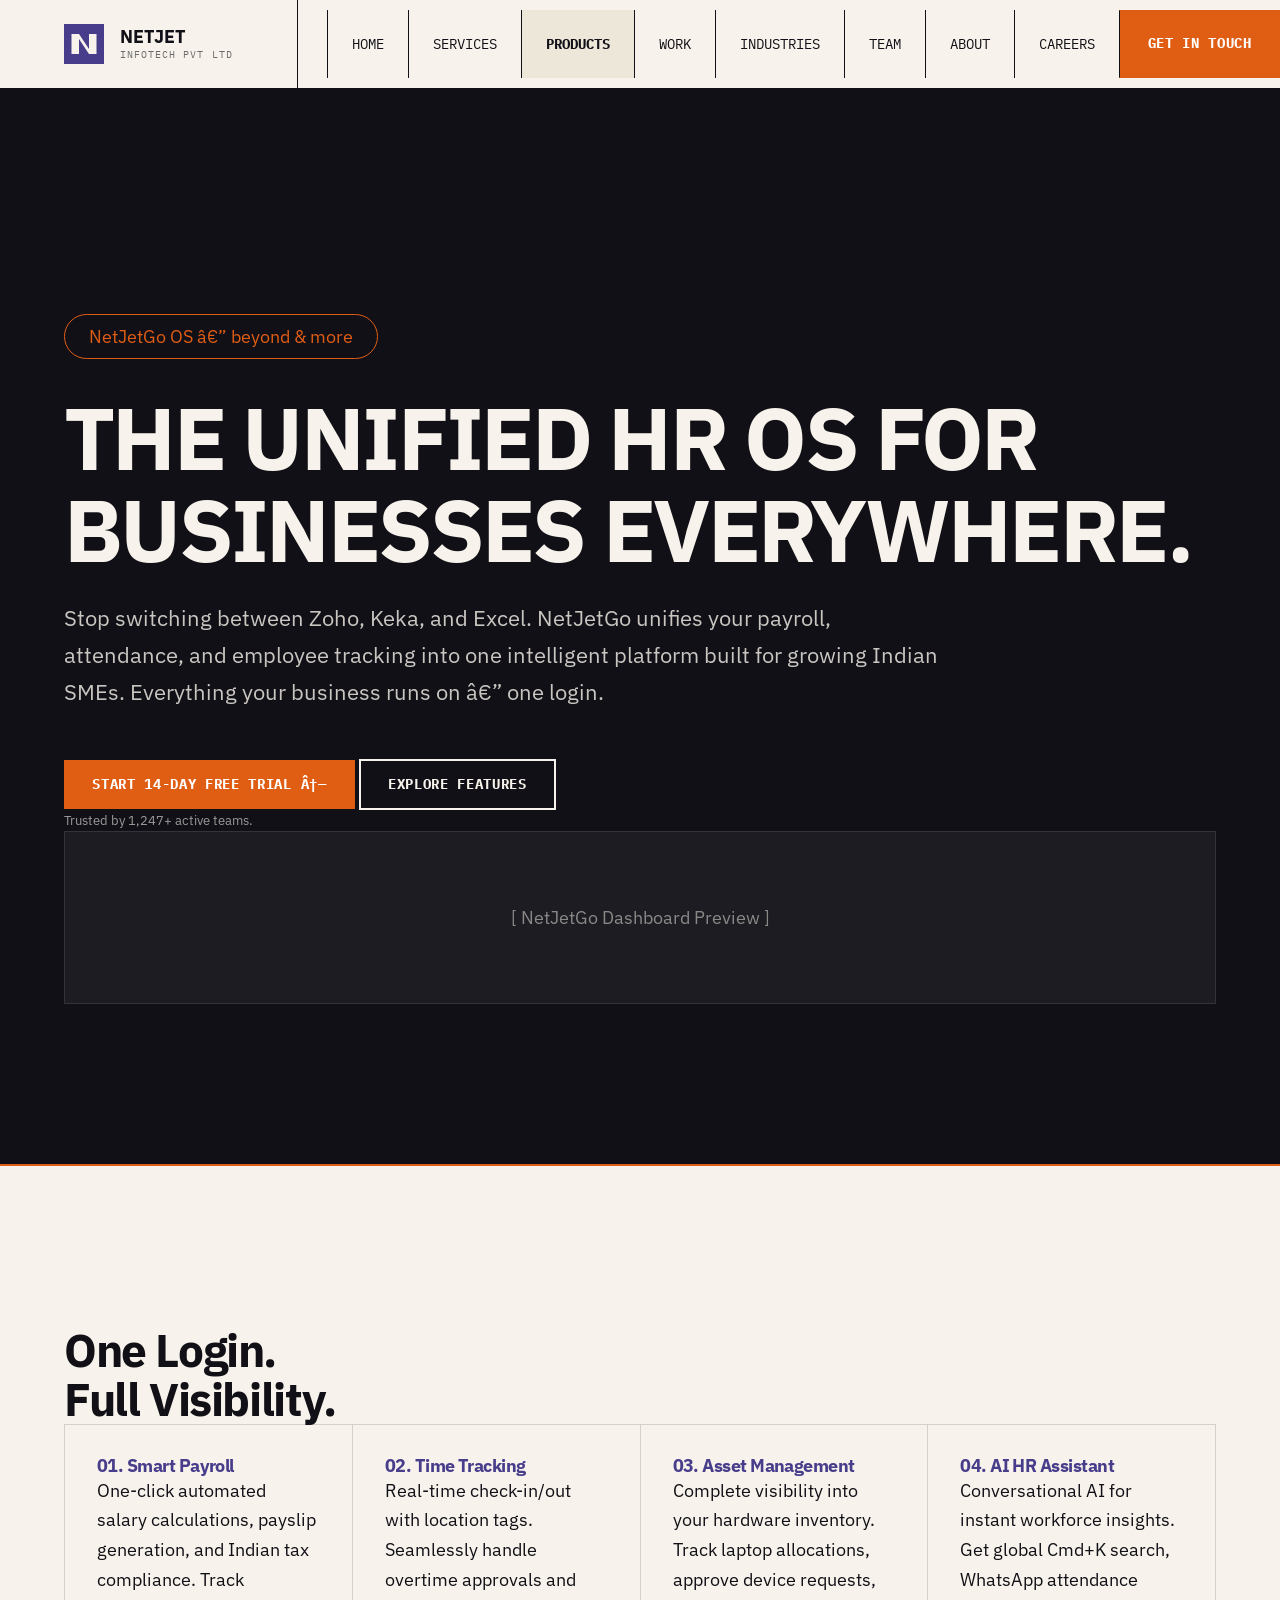
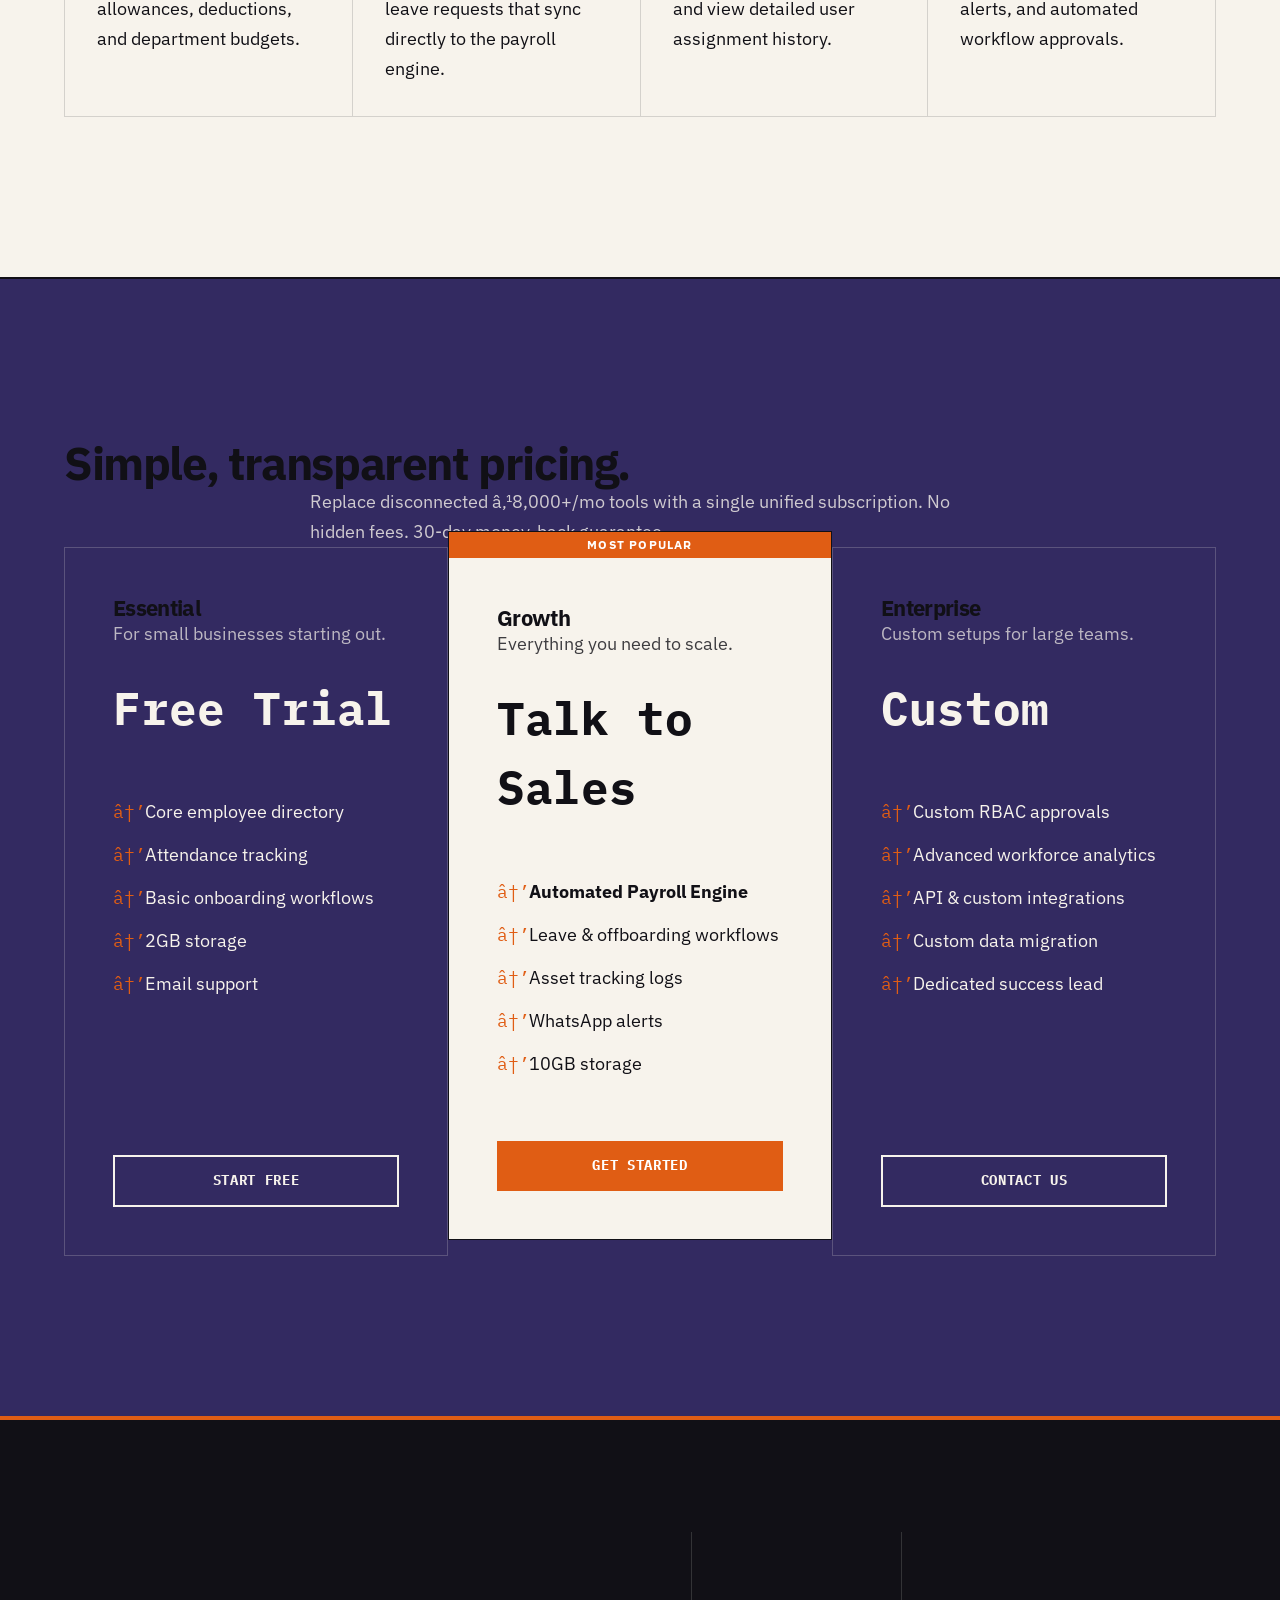
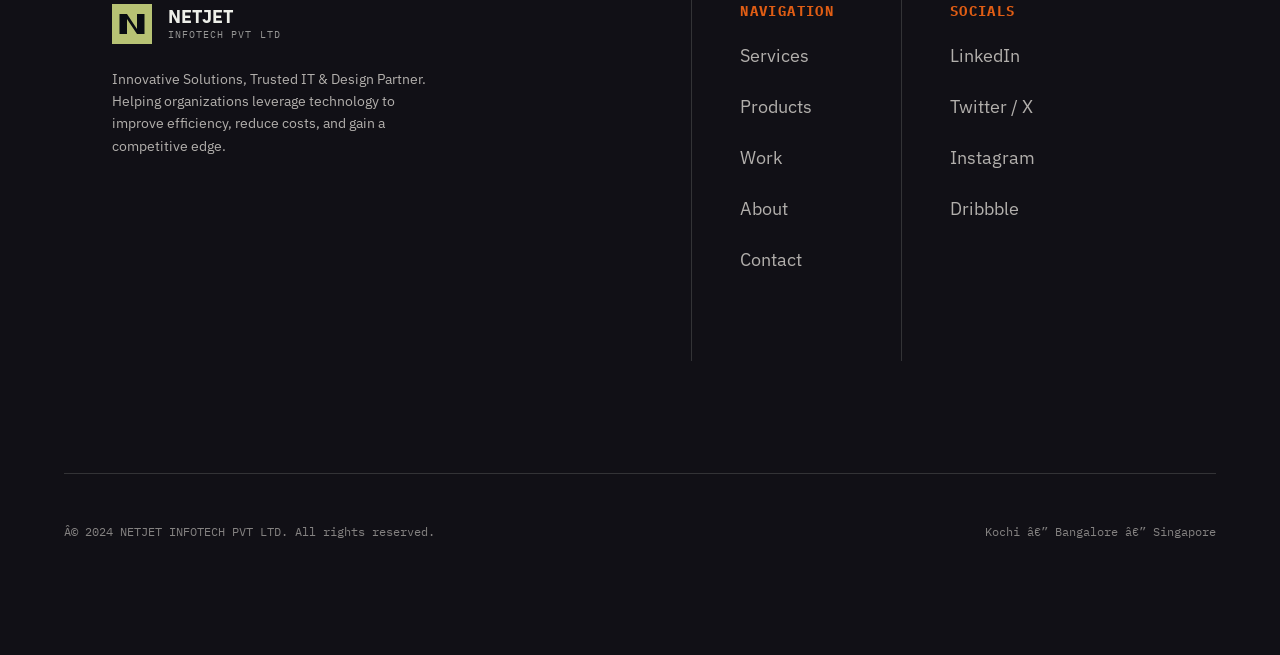
<file: product.html>
<!DOCTYPE html>
<html lang="en">
<head>
  <meta charset="UTF-8">
  <meta name="viewport" content="width=device-width, initial-scale=1.0">
  <title>NetJetGo OS â€” Unified HR OS by NETJET INFOTECH</title>
  <meta name="description" content="Stop switching between Zoho, Keka, and Excel. NetJetGo unifies your payroll, attendance, and employee tracking into one intelligent platform built for Indian SMEs.">
  <link rel="canonical" href="https://netjetit.com/product.html">
  <link rel="preconnect" href="https://fonts.googleapis.com">
  <link rel="preconnect" href="https://fonts.gstatic.com" crossorigin>
  <link href="https://fonts.googleapis.com/css2?family=IBM+Plex+Mono:ital,wght@0,400;0,500;1,400&family=IBM+Plex+Sans:ital,wght@0,400;0,500;0,600;0,700;1,400&display=swap" rel="stylesheet">
  <link rel="stylesheet" href="css/tokens.css">
  <link rel="stylesheet" href="css/base.css">
  <link rel="stylesheet" href="css/components.css">
  <link rel="stylesheet" href="css/mobile.css">
  <style>
    .product-hero {
      background-color: var(--ink);
      color: var(--cream);
      padding-top: calc(4rem + var(--space-4xl));
      padding-bottom: var(--space-4xl);
      border-bottom: 2px solid var(--terra);
    }
    
    .product-hero .hero-headline {
      color: var(--cream);
      margin-bottom: var(--space-m);
    }
    
    .product-hero .hero-eyebrow {
      color: var(--terra);
      display: inline-block;
      margin-bottom: var(--space-l);
      border: 1px solid var(--terra);
      padding: var(--space-xs) var(--space-m);
      border-radius: 99px;
    }
    
    .product-hero .hero-body {
      color: var(--cream);
      opacity: 0.8;
      font-size: var(--step-1);
      margin-bottom: var(--space-xl);
    }
    
    .features-section {
      background-color: var(--cream);
      padding-block: var(--space-4xl);
      border-bottom: 2px solid var(--ink);
    }
    
    .pricing-section {
      background-color: var(--violet);
      color: var(--cream);
      padding-block: var(--space-4xl);
    }
    
    .pricing-card {
      border: 1px solid rgba(247, 243, 236, 0.2);
      padding: var(--space-xl);
      display: flex;
      flex-direction: column;
      height: 100%;
    }
    
    .pricing-card--popular {
      background-color: var(--cream);
      color: var(--ink);
      border-color: var(--ink);
      transform: translateY(-1rem);
    }
    
    .pricing-price {
      font-size: var(--step-4);
      font-weight: var(--fw-bold);
      margin-block: var(--space-m);
      font-family: 'IBM Plex Mono', monospace;
    }
    
    .pricing-features {
      margin-top: var(--space-l);
      margin-bottom: var(--space-xl);
      flex-grow: 1;
    }
    
    .pricing-features li {
      margin-bottom: var(--space-s);
      padding-left: var(--space-l);
      position: relative;
    }
    
    .pricing-features li::before {
      content: 'â†’';
      position: absolute;
      left: 0;
      color: var(--terra);
      font-family: 'IBM Plex Mono', monospace;
    }
  </style>
</head>
<body>

  <!-- Navigation -->
  <nav class="site-nav" aria-label="Site navigation">
    <div class="nav-inner">
      <a href="index.html" class="nav-logo" aria-label="NETJET INFOTECH â€” home">
        <svg class="nav-logo-mark" viewBox="0 0 32 32" fill="none" aria-hidden="true">
          <rect width="32" height="32" fill="#483D8B"/>
          <path d="M6 8h6l8 12V8h6v16h-6L12 12v12H6V8z" fill="#F7F3EC"/>
        </svg>
        <div class="nav-logo-text">
          NETJET
          <span>INFOTECH PVT LTD</span>
        </div>
      </a>

      <div class="nav-links" role="list">
        <a href="index.html" role="listitem">Home</a>
        <a href="services.html" role="listitem">Services</a>
        <a href="product.html" aria-current="page" role="listitem">Products</a>
        <a href="work.html" role="listitem">Work</a>
        <a href="industries.html" role="listitem">Industries</a>
        <a href="team.html" role="listitem">Team</a>
        <a href="about.html" role="listitem">About</a>
        <a href="careers.html" role="listitem">Careers</a>
        <a href="contact.html" class="btn btn-primary nav-cta" role="listitem">Get in touch</a>
      </div>

      <button class="nav-toggle" aria-expanded="false" aria-controls="mobile-nav" aria-label="Open navigation">
        <span class="nav-toggle-bar"></span>
        <span class="nav-toggle-bar"></span>
        <span class="nav-toggle-bar"></span>
      </button>
    </div>

    <div class="nav-mobile" role="navigation" aria-label="Mobile navigation" id="mobile-nav" aria-hidden="true">
      <a href="index.html">Home</a>
      <a href="services.html">Services</a>
      <a href="product.html">Products</a>
      <a href="work.html">Work</a>
      <a href="industries.html">Industries</a>
      <a href="team.html">Team</a>
      <a href="about.html">About</a>
      <a href="careers.html">Careers</a>
      <a href="contact.html" class="btn btn-primary">Get in touch</a>
    </div>
  </nav>

  <main>
    
    <!-- Hero -->
    <section class="product-hero">
      <div class="container class=resp-grid" style="align-items: center;">
        <div>
          <span class="hero-eyebrow">NetJetGo OS â€” beyond & more</span>
          <h1 class="hero-headline">The unified HR OS for businesses everywhere.</h1>
          <p class="hero-body">Stop switching between Zoho, Keka, and Excel. NetJetGo unifies your payroll, attendance, and employee tracking into one intelligent platform built for growing Indian SMEs. Everything your business runs on â€” one login.</p>
          <div class="hero-actions">
            <a href="https://www.netjetgo.com/" class="btn btn-primary" target="_blank" rel="noopener">Start 14-Day Free Trial â†—</a>
            <a href="https://www.netjetgo.com/#/features" class="btn btn-outline-light" target="_blank" rel="noopener">Explore Features</a>
          </div>
          <p class="mt-l text-mono" style="font-size: 0.8rem; opacity: 0.6;">Trusted by 1,247+ active teams.</p>
        </div>
        <div>
          <!-- Placeholder for dashboard image -->
          <div style="background: rgba(255,255,255,0.05); border: 1px solid rgba(255,255,255,0.1); padding: var(--space-2xl); text-align: center; height: 100%; display: flex; align-items: center; justify-content: center;">
             <span class="text-mono" style="opacity: 0.5;">[ NetJetGo Dashboard Preview ]</span>
          </div>
        </div>
      </div>
    </section>

    <!-- Features -->
    <section class="features-section">
      <div class="container">
        <h2 class="mb-2xl" style="font-size: var(--step-4); max-width: 20ch;">One Login.<br>Full Visibility.</h2>
        
        <div class="grid-structural pillars-grid grid-4">
          
          <div class="grid-cell">
            <h3 class="mb-s text-mono" style="font-size: var(--step-0); color: var(--brand);">01. Smart Payroll</h3>
            <p>One-click automated salary calculations, payslip generation, and Indian tax compliance. Track allowances, deductions, and department budgets.</p>
          </div>
          
          <div class="grid-cell">
            <h3 class="mb-s text-mono" style="font-size: var(--step-0); color: var(--brand);">02. Time Tracking</h3>
            <p>Real-time check-in/out with location tags. Seamlessly handle overtime approvals and leave requests that sync directly to the payroll engine.</p>
          </div>
          
          <div class="grid-cell">
            <h3 class="mb-s text-mono" style="font-size: var(--step-0); color: var(--brand);">03. Asset Management</h3>
            <p>Complete visibility into your hardware inventory. Track laptop allocations, approve device requests, and view detailed user assignment history.</p>
          </div>
          
          <div class="grid-cell">
            <h3 class="mb-s text-mono" style="font-size: var(--step-0); color: var(--brand);">04. AI HR Assistant</h3>
            <p>Conversational AI for instant workforce insights. Get global Cmd+K search, WhatsApp attendance alerts, and automated workflow approvals.</p>
          </div>
          
        </div>
      </div>
    </section>

    <!-- Pricing -->
    <section class="pricing-section">
      <div class="container">
        <div class="text-center mb-3xl">
          <h2 style="font-size: var(--step-4);">Simple, transparent pricing.</h2>
          <p class="mt-m" style="opacity: 0.8; max-width: 60ch; margin-inline: auto;">Replace disconnected â‚¹8,000+/mo tools with a single unified subscription. No hidden fees. 30-day money-back guarantee.</p>
        </div>
        
        <div class="grid-3">
          
          <!-- Essential -->
          <div class="pricing-card">
            <h3 class="text-mono" style="font-size: var(--step-1);">Essential</h3>
            <p class="mt-s" style="opacity: 0.7;">For small businesses starting out.</p>
            <div class="pricing-price">Free Trial</div>
            <ul class="pricing-features" role="list">
              <li>Core employee directory</li>
              <li>Attendance tracking</li>
              <li>Basic onboarding workflows</li>
              <li>2GB storage</li>
              <li>Email support</li>
            </ul>
            <a href="https://www.netjetgo.com/" class="btn btn-outline-light mt-auto" target="_blank" rel="noopener">Start Free</a>
          </div>
          
          <!-- Growth -->
          <div class="pricing-card pricing-card--popular">
            <div style="background: var(--terra); color: white; text-align: center; padding: 4px; font-size: 0.75rem; text-transform: uppercase; letter-spacing: 0.1em; font-weight: bold; margin: calc(var(--space-xl) * -1) calc(var(--space-xl) * -1) var(--space-xl) calc(var(--space-xl) * -1);">Most Popular</div>
            <h3 class="text-mono" style="font-size: var(--step-1);">Growth</h3>
            <p class="mt-s" style="opacity: 0.8;">Everything you need to scale.</p>
            <div class="pricing-price">Talk to Sales</div>
            <ul class="pricing-features" role="list">
              <li><strong>Automated Payroll Engine</strong></li>
              <li>Leave & offboarding workflows</li>
              <li>Asset tracking logs</li>
              <li>WhatsApp alerts</li>
              <li>10GB storage</li>
            </ul>
            <a href="https://www.netjetgo.com/" class="btn btn-primary mt-auto" target="_blank" rel="noopener">Get Started</a>
          </div>
          
          <!-- Enterprise -->
          <div class="pricing-card">
            <h3 class="text-mono" style="font-size: var(--step-1);">Enterprise</h3>
            <p class="mt-s" style="opacity: 0.7;">Custom setups for large teams.</p>
            <div class="pricing-price">Custom</div>
            <ul class="pricing-features" role="list">
              <li>Custom RBAC approvals</li>
              <li>Advanced workforce analytics</li>
              <li>API & custom integrations</li>
              <li>Custom data migration</li>
              <li>Dedicated success lead</li>
            </ul>
            <a href="contact.html" class="btn btn-outline-light mt-auto">Contact Us</a>
          </div>
          
        </div>
      </div>
    </section>
    
  </main>

  <footer class="site-footer section" aria-labelledby="footer-heading">
    <div class="container">
      <h2 id="footer-heading" class="visually-hidden">Site footer</h2>
      <div class="footer-grid grid-4" style="border-bottom: 1px solid rgba(247,243,236,0.15); padding-bottom: var(--space-3xl); margin-bottom: var(--space-xl);">
        
        <div class="footer-col" style="grid-column: span 2;">
          <a href="index.html" class="nav-logo" style="border: none; padding: 0; margin-bottom: var(--space-m); filter: invert(1);">
            <svg class="nav-logo-mark" viewBox="0 0 32 32" fill="none" aria-hidden="true">
              <rect width="32" height="32" fill="#483D8B"/>
              <path d="M6 8h6l8 12V8h6v16h-6L12 12v12H6V8z" fill="#F7F3EC"/>
            </svg>
            <div class="nav-logo-text" style="color: var(--ink);">
              NETJET
              <span style="color: var(--ink);">INFOTECH PVT LTD</span>
            </div>
          </a>
          <p style="opacity: 0.7; max-width: 40ch; font-size: var(--step--1);">
            Innovative Solutions, Trusted IT & Design Partner. Helping organizations leverage technology to improve efficiency, reduce costs, and gain a competitive edge.
          </p>
        </div>

        <div class="footer-col">
          <h3 style="font-family: 'IBM Plex Mono', monospace; font-size: 0.85rem; text-transform: uppercase; letter-spacing: 0.1em; margin-bottom: var(--space-m); color: var(--terra);">Navigation</h3>
          <ul role="list" style="list-style: none; padding: 0; display: flex; flex-direction: column; gap: 0.5rem;">
            <li><a href="services.html" style="color: var(--cream); text-decoration: none; opacity: 0.7;">Services</a></li>
            <li><a href="product.html" style="color: var(--cream); text-decoration: none; opacity: 0.7;">Products</a></li>
            <li><a href="work.html" style="color: var(--cream); text-decoration: none; opacity: 0.7;">Work</a></li>
            <li><a href="about.html" style="color: var(--cream); text-decoration: none; opacity: 0.7;">About</a></li>
            <li><a href="contact.html" style="color: var(--cream); text-decoration: none; opacity: 0.7;">Contact</a></li>
          </ul>
        </div>

        <div class="footer-col">
          <h3 style="font-family: 'IBM Plex Mono', monospace; font-size: 0.85rem; text-transform: uppercase; letter-spacing: 0.1em; margin-bottom: var(--space-m); color: var(--terra);">Socials</h3>
          <ul role="list" style="list-style: none; padding: 0; display: flex; flex-direction: column; gap: 0.5rem;">
            <li><a href="#" style="color: var(--cream); text-decoration: none; opacity: 0.7;">LinkedIn</a></li>
            <li><a href="#" style="color: var(--cream); text-decoration: none; opacity: 0.7;">Twitter / X</a></li>
            <li><a href="#" style="color: var(--cream); text-decoration: none; opacity: 0.7;">Instagram</a></li>
            <li><a href="#" style="color: var(--cream); text-decoration: none; opacity: 0.7;">Dribbble</a></li>
          </ul>
        </div>
      </div>

      <div style="display: flex; justify-content: space-between; align-items: center; flex-wrap: wrap; gap: var(--space-m); font-size: 0.75rem; opacity: 0.5; font-family: 'IBM Plex Mono', monospace;">
        <p>Â© 2024 NETJET INFOTECH PVT LTD. All rights reserved.</p>
        <p>Kochi â€” Bangalore â€” Singapore</p>
      </div>
    </div>
  </footer>

  <script src="js/nav.js"></script>
</body>
</html>
</file>
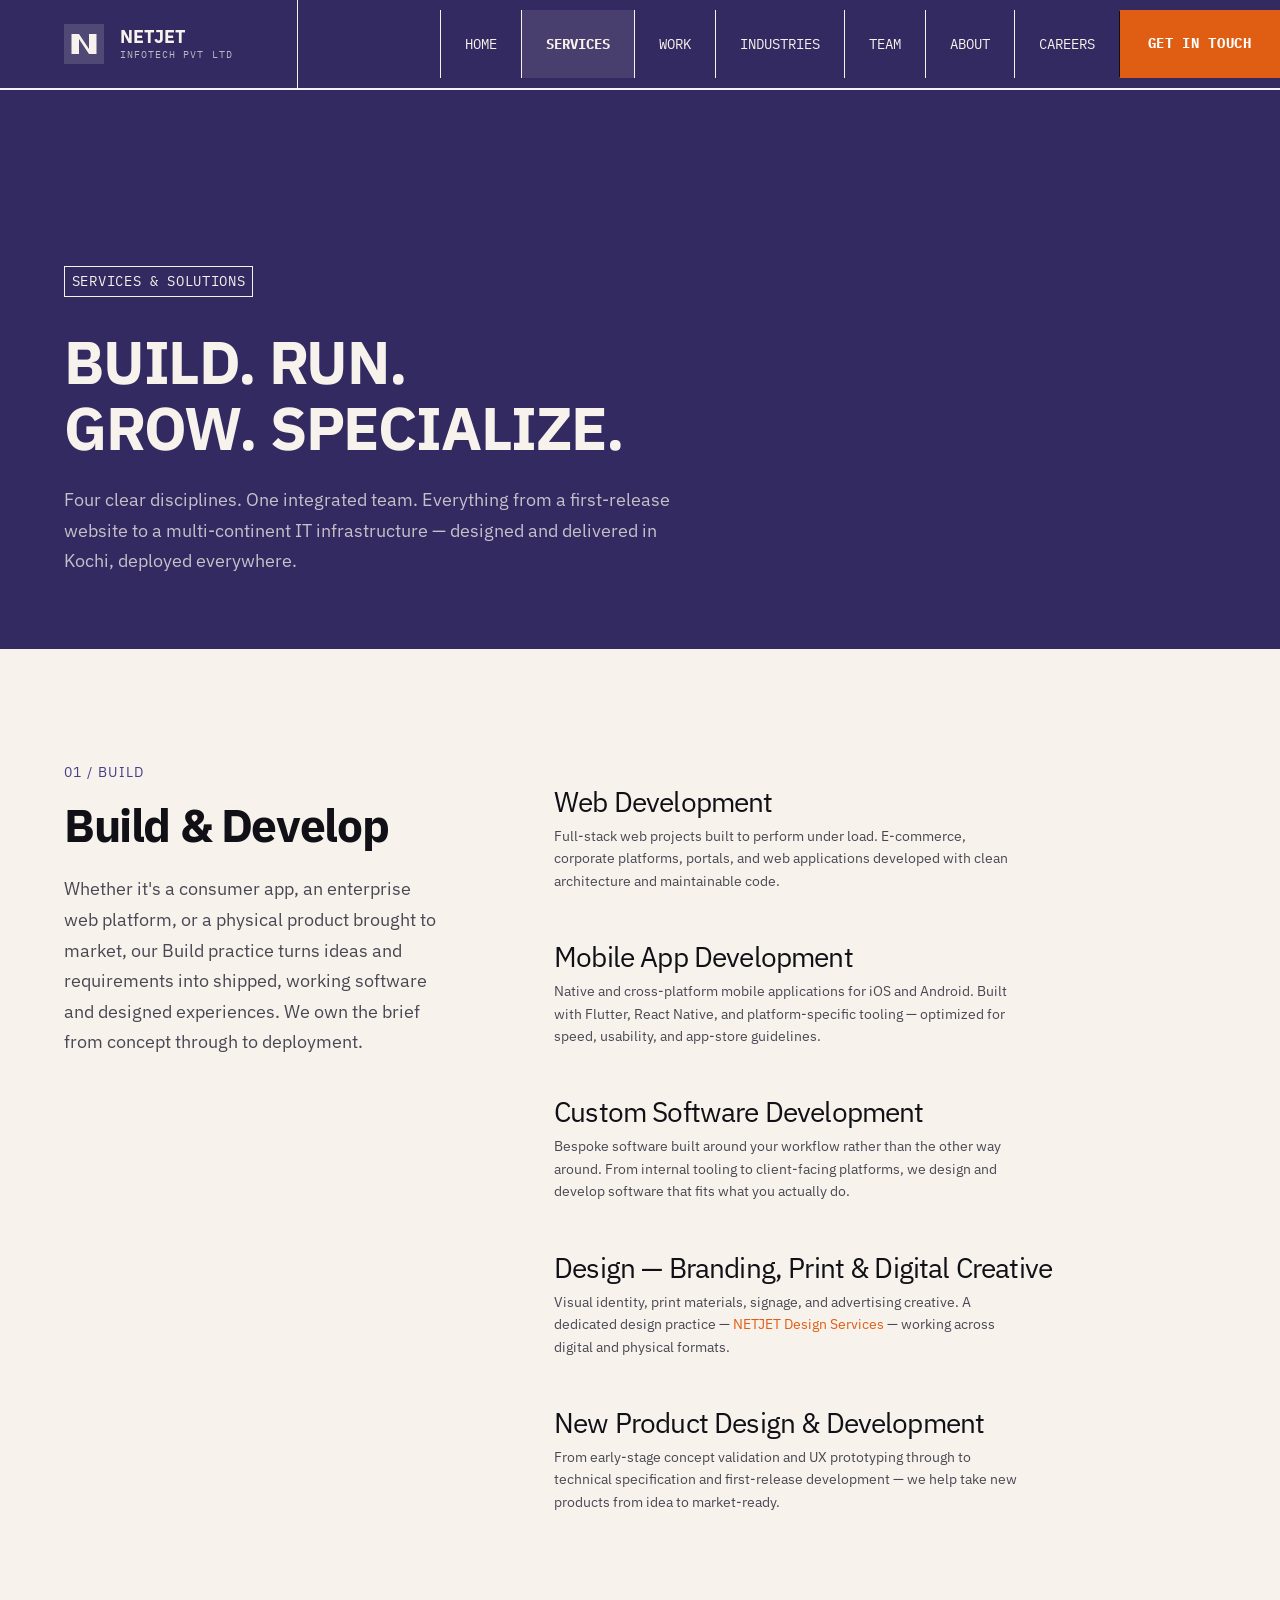
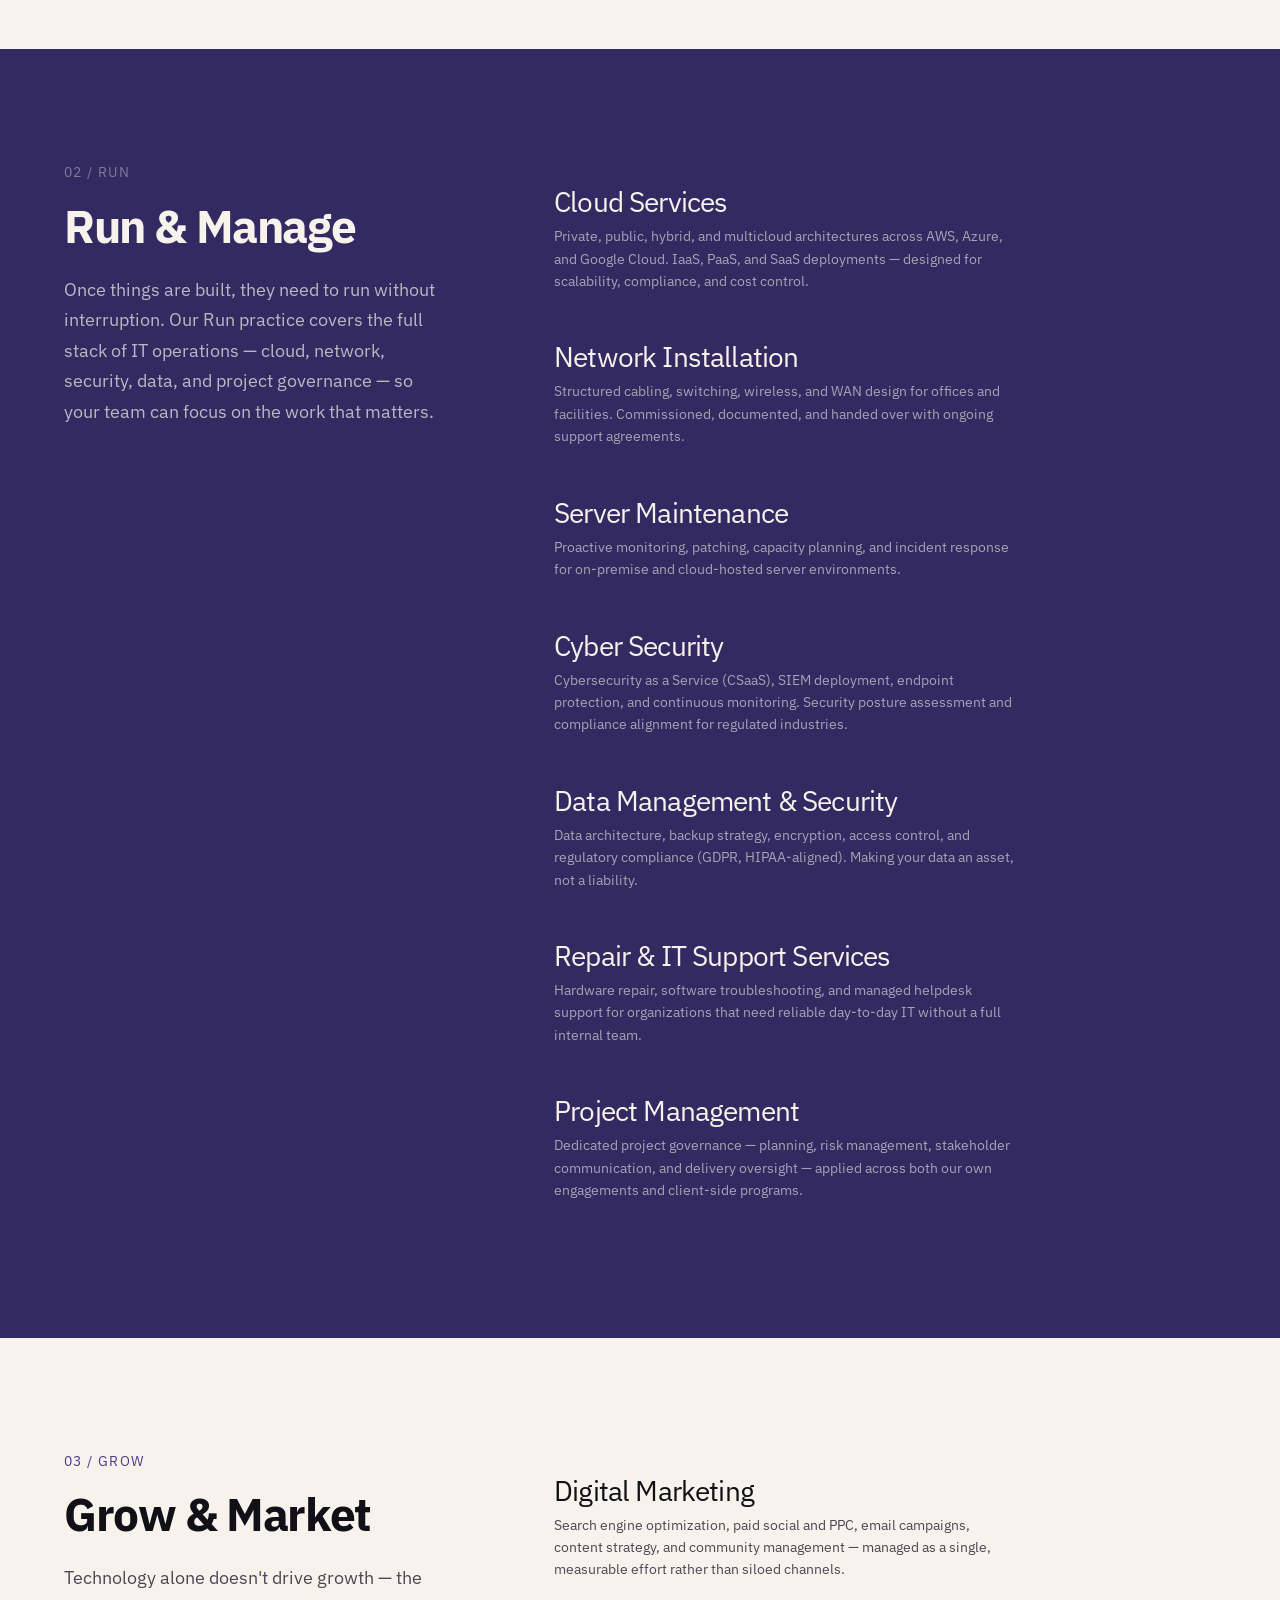
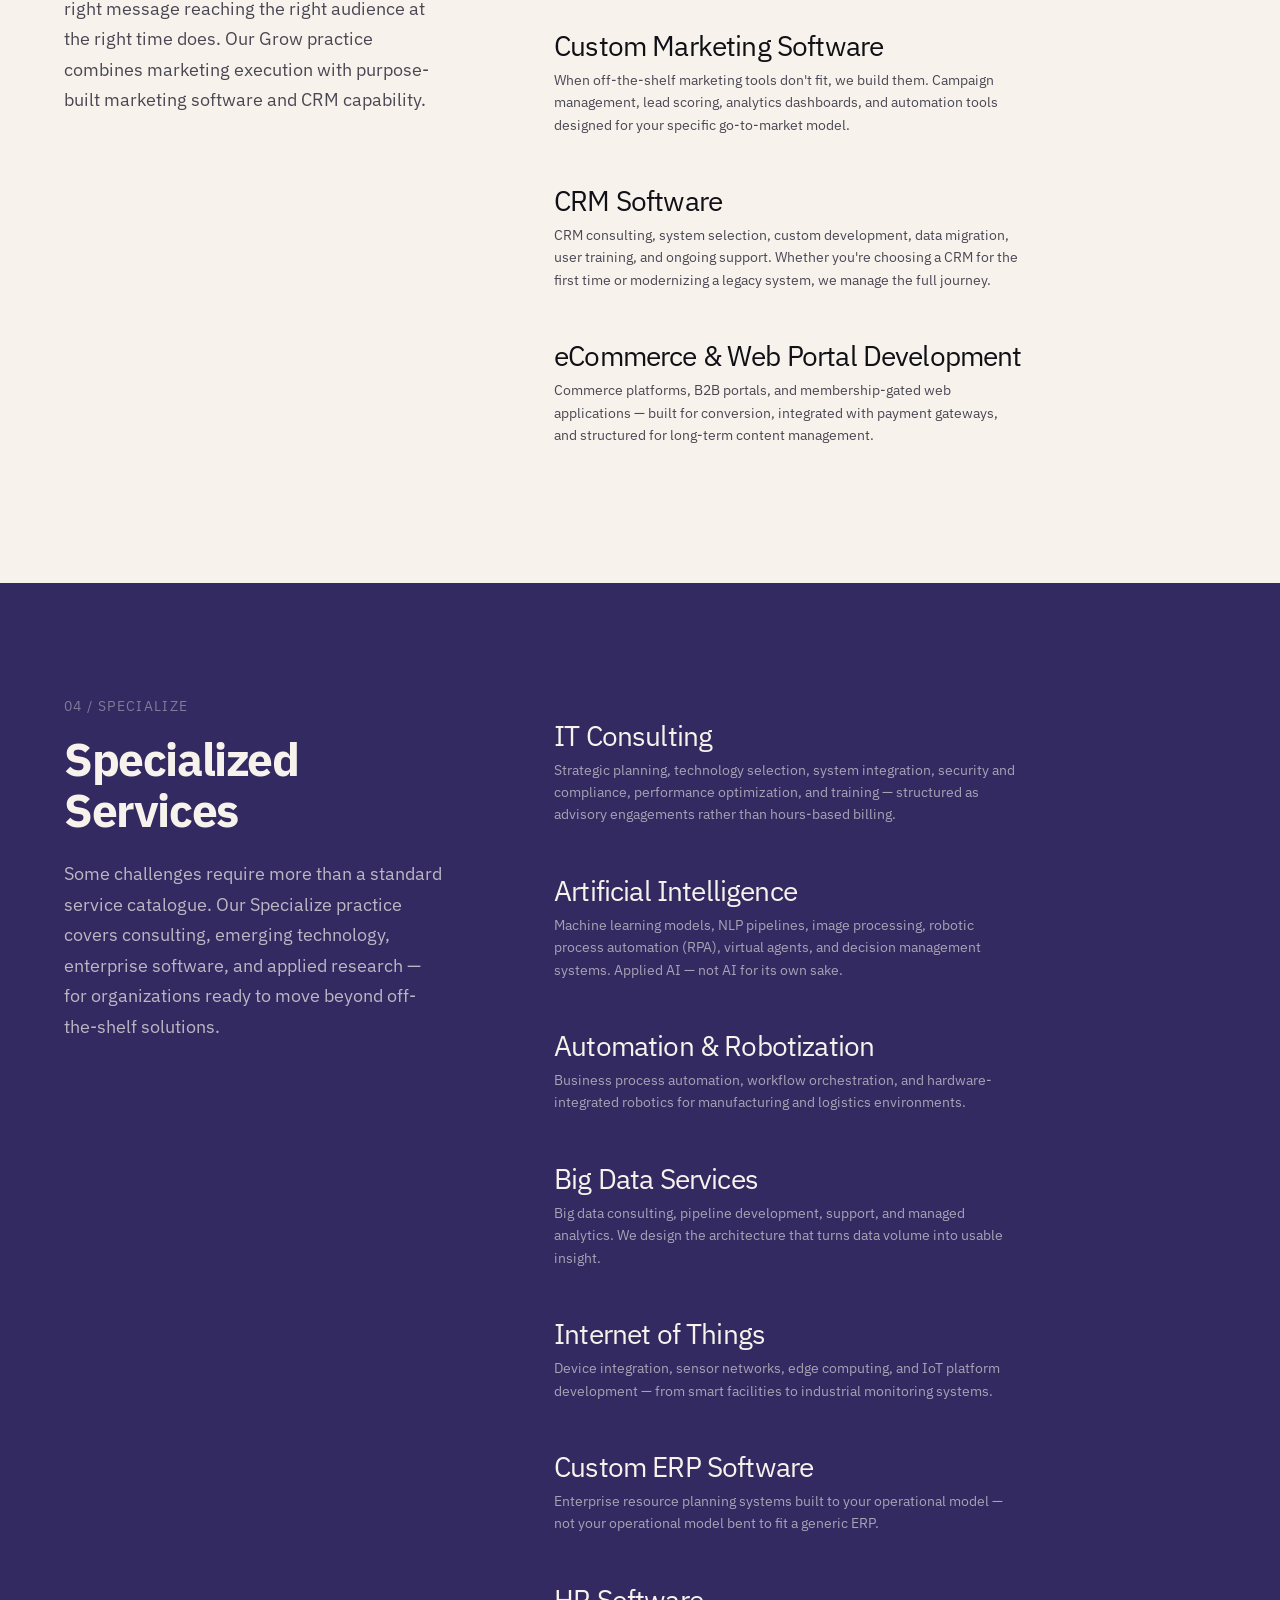
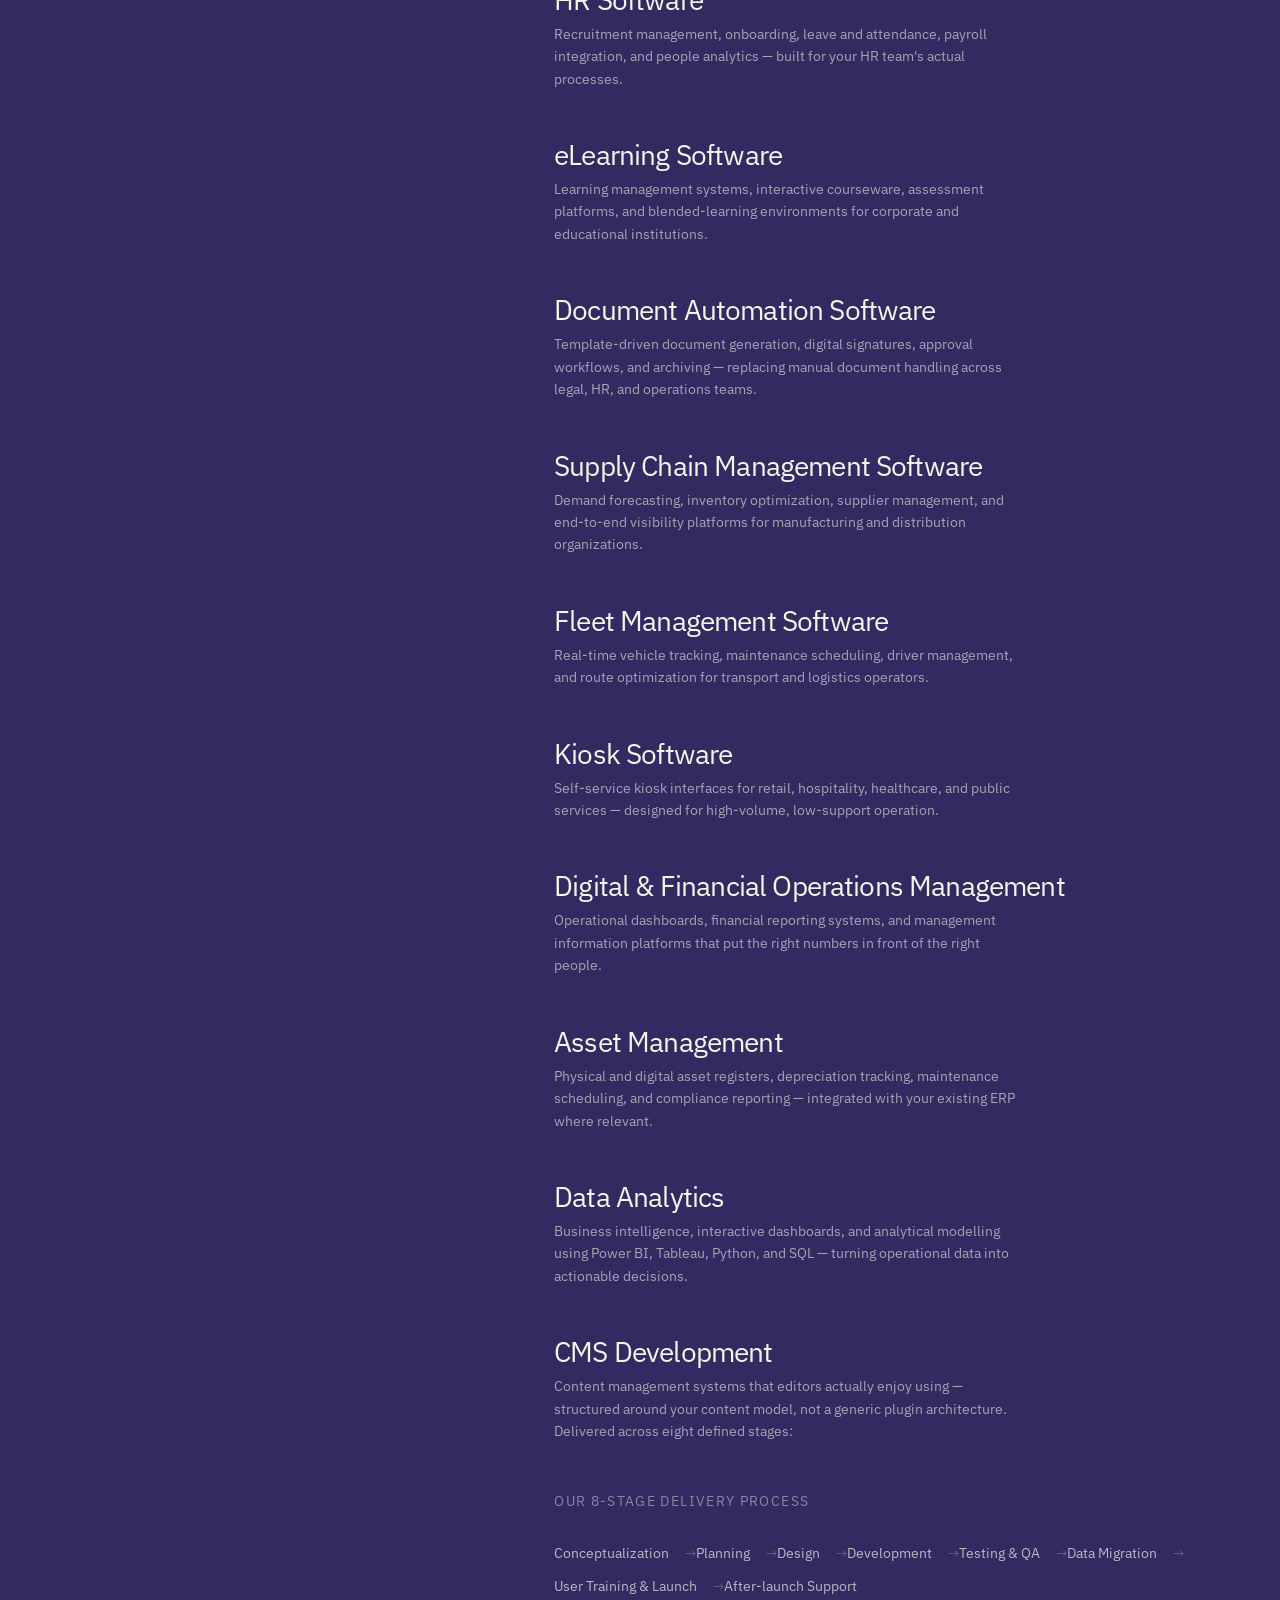
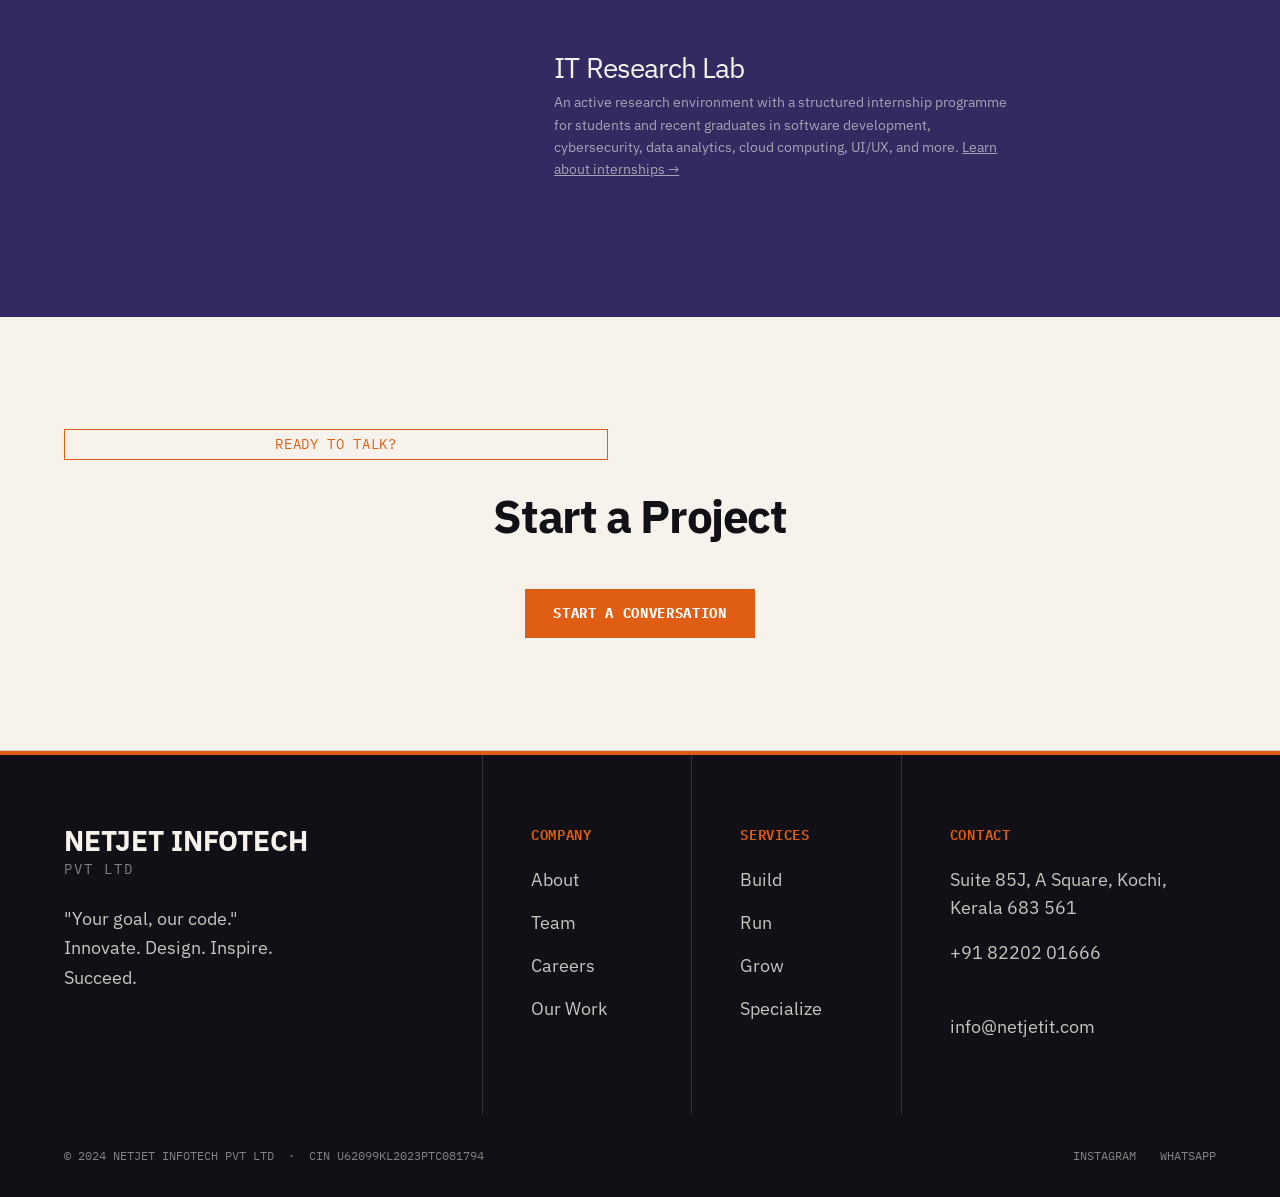
<file: services.html>
﻿<!DOCTYPE html>
<html lang="en">
<head>
  <meta charset="UTF-8">
  <meta name="viewport" content="width=device-width, initial-scale=1.0">
  <title>Services & Solutions — NETJET INFOTECH</title>
  <meta name="description" content="NETJET INFOTECH delivers end-to-end IT and design services: web and mobile development, cloud infrastructure, digital marketing, AI, cybersecurity, and specialist enterprise software.">
  <link rel="canonical" href="https://netjetit.com/services.html">
  <link rel="preconnect" href="https://fonts.googleapis.com">
  <link rel="preconnect" href="https://fonts.gstatic.com" crossorigin>
  <link href="https://fonts.googleapis.com/css2?family=IBM+Plex+Mono:ital,wght@0,400;0,500;1,400&family=IBM+Plex+Sans:ital,wght@0,400;0,500;0,600;0,700;1,400&display=swap" rel="stylesheet">
  <link rel="stylesheet" href="css/tokens.css">
  <link rel="stylesheet" href="css/base.css">
  <link rel="stylesheet" href="css/components.css">
  <link rel="stylesheet" href="css/mobile.css">
  <style>
    .group-hero {
      padding-top: calc(4rem + var(--space-3xl));
      padding-bottom: var(--space-2xl);
    }

    .group-hero.violet {
      background-color: var(--violet);
    }

    .group-hero.cream {
      background-color: var(--cream);
      border-bottom: var(--border-rule);
    }

    .group-label {
      
      font-size: var(--step-5);
      color: var(--cream);
      opacity: 0.07;
      line-height: 1;
      margin-bottom: var(--space-xs);
      letter-spacing: -0.02em;
    }

    .group-heading {
      
      font-size: var(--step-5);
      font-weight: 700;
      color: var(--cream);
      line-height: 1.1;
      letter-spacing: -0.02em;
    }

    .group-heading.ink { color: var(--ink); }

    .group-intro {
      font-size: var(--step-0);
      max-width: 56ch;
      margin-top: var(--space-m);
      line-height: 1.7;
    }

    .group-intro.light { color: var(--cream); opacity: 0.75; }
    .group-intro.dark { color: var(--ink-soft); }

    /* Service group body */
    .service-group {
      padding-block: var(--space-3xl);
    }

    .service-group.cream { background-color: var(--cream); }
    .service-group.violet { background-color: var(--violet); }

    .service-group-inner {
      display: grid;
      grid-template-columns: 4fr 7fr;
      gap: var(--space-3xl);
      align-items: start;
    }

    .service-group-stick {
      position: sticky;
      top: calc(4rem + var(--space-xl));
    }

    .service-group-num {
      
      font-size: var(--step--1);
      letter-spacing: 0.1em;
      text-transform: uppercase;
      margin-bottom: var(--space-s);
    }

    .service-group-num.light { color: var(--cream); opacity: 0.4; }
    .service-group-num.dark { color: var(--brand); }

    .service-group-title {
      
      font-size: var(--step-4);
      font-weight: 700;
      line-height: 1.1;
      margin-bottom: var(--space-m);
    }

    .service-group-title.light { color: var(--cream); }
    .service-group-title.dark { color: var(--ink); }

    .service-group-desc {
      font-size: var(--step-0);
      line-height: 1.7;
    }

    .service-group-desc.light { color: var(--cream); opacity: 0.7; }
    .service-group-desc.dark { color: var(--ink-soft); }

    /* Service items list */
    .service-item {
      padding-block: var(--space-m);
      border-bottom: var(--border-rule);
    }

    .service-item.dark-border { border-color: var(--rule-dark); }

    .service-item:first-child { border-top: var(--border-rule); }
    .service-item.dark-border:first-child { border-top-color: var(--rule-dark); }

    .service-item__name {
      
      font-size: var(--step-2);
      font-weight: var(--fw-regular);
      line-height: 1.2;
      margin-bottom: 0.4rem;
    }

    .service-item__name.light { color: var(--cream); }
    .service-item__name.dark { color: var(--ink); }

    .service-item__desc {
      
      font-size: var(--step--1);
      line-height: 1.65;
      max-width: 58ch;
    }

    .service-item__desc.light { color: var(--cream); opacity: 0.6; }
    .service-item__desc.dark { color: var(--ink-soft); }

    /* CMS process timeline */
    .cms-process {
      margin-top: var(--space-xl);
    }

    .cms-process-title {
      
      font-size: var(--step--1);
      letter-spacing: 0.1em;
      text-transform: uppercase;
      color: var(--cream);
      opacity: 0.45;
      margin-bottom: var(--space-m);
    }

    .cms-stages {
      display: flex;
      flex-wrap: wrap;
      gap: 0;
    }

    .cms-stage {
      display: flex;
      align-items: center;
      gap: 0.5rem;
      
      font-size: var(--step--1);
      color: var(--cream);
      opacity: 0.7;
      padding: 0.4rem 0;
    }

    .cms-stage::after {
      content: '→';
      margin-left: 0.5rem;
      opacity: 0.35;
    }

    .cms-stage:last-child::after { display: none; }

    @media (max-width: 900px) {
      .service-group-inner { grid-template-columns: 1fr; }
      .service-group-stick { position: static; }
    }
  </style>
</head>
<body>

  <!-- Navigation -->
  <nav class="site-nav nav-violet" aria-label="Site navigation">
    <div class="nav-inner">
      <a href="index.html" class="nav-logo" aria-label="NETJET INFOTECH — home">
        <svg class="nav-logo-mark" viewBox="0 0 32 32" fill="none" aria-hidden="true">
          <rect width="32" height="32" fill="#F7F3EC" fill-opacity="0.15"/>
          <path d="M6 8h6l8 12V8h6v16h-6L12 12v12H6V8z" fill="#F7F3EC"/>
        </svg>
        <div class="nav-logo-text">
          NETJET
          <span>INFOTECH PVT LTD</span>
        </div>
      </a>

      <div class="nav-links">
        <a href="index.html">Home</a>
        <a href="services.html" aria-current="page">Services</a>
        <a href="work.html">Work</a>
        <a href="industries.html">Industries</a>
        <a href="team.html">Team</a>
        <a href="about.html">About</a>
        <a href="careers.html">Careers</a>
        <a href="contact.html" class="btn btn-primary nav-cta">Get in touch</a>
      </div>

      <button class="nav-toggle" aria-expanded="false" aria-controls="mobile-nav" aria-label="Open navigation">
        <span class="nav-toggle-bar"></span>
        <span class="nav-toggle-bar"></span>
        <span class="nav-toggle-bar"></span>
      </button>
    </div>
    <div class="nav-mobile" role="navigation" aria-label="Mobile navigation" id="mobile-nav" aria-hidden="true">
      <a href="index.html">Home</a>
      <a href="services.html">Services</a>
      <a href="product.html">Products</a>
      <a href="work.html">Work</a>
      <a href="industries.html">Industries</a>
      <a href="team.html">Team</a>
      <a href="about.html">About</a>
      <a href="careers.html">Careers</a>
      <a href="contact.html" class="btn btn-primary">Get in touch</a>
    </div>
  </nav>

  <main>

    <!-- Page hero -->
    <header class="group-hero violet" aria-labelledby="services-page-heading">
      <div class="container">
        <p class="section-label section-label--light">Services &amp; Solutions</p>
        <h1 class="group-heading" id="services-page-heading">
          Build. Run.<br>Grow. Specialize.
        </h1>
        <p class="group-intro light">Four clear disciplines. One integrated team. Everything from a first-release website to a multi-continent IT infrastructure — designed and delivered in Kochi, deployed everywhere.</p>
      </div>
    </header>

    <!-- 01 — BUILD -->
    <section class="service-group cream" id="build" aria-labelledby="build-heading">
      <div class="container">
        <div class="service-group-inner">
          <div class="service-group-stick">
            <p class="service-group-num dark">01 / Build</p>
            <h2 class="service-group-title dark" id="build-heading">Build & Develop</h2>
            <p class="service-group-desc dark">Whether it's a consumer app, an enterprise web platform, or a physical product brought to market, our Build practice turns ideas and requirements into shipped, working software and designed experiences. We own the brief from concept through to deployment.</p>
          </div>

          <div>
            <div class="service-item">
              <h3 class="service-item__name dark">Web Development</h3>
              <p class="service-item__desc dark">Full-stack web projects built to perform under load. E-commerce, corporate platforms, portals, and web applications developed with clean architecture and maintainable code.</p>
            </div>
            <div class="service-item">
              <h3 class="service-item__name dark">Mobile App Development</h3>
              <p class="service-item__desc dark">Native and cross-platform mobile applications for iOS and Android. Built with Flutter, React Native, and platform-specific tooling — optimized for speed, usability, and app-store guidelines.</p>
            </div>
            <div class="service-item">
              <h3 class="service-item__name dark">Custom Software Development</h3>
              <p class="service-item__desc dark">Bespoke software built around your workflow rather than the other way around. From internal tooling to client-facing platforms, we design and develop software that fits what you actually do.</p>
            </div>
            <div class="service-item">
              <h3 class="service-item__name dark">Design — Branding, Print &amp; Digital Creative</h3>
              <p class="service-item__desc dark">Visual identity, print materials, signage, and advertising creative. A dedicated design practice — <a href="https://instagram.com/netjet.design" target="_blank" rel="noopener noreferrer" style="color:var(--terra);">NETJET Design Services</a> — working across digital and physical formats.</p>
            </div>
            <div class="service-item">
              <h3 class="service-item__name dark">New Product Design &amp; Development</h3>
              <p class="service-item__desc dark">From early-stage concept validation and UX prototyping through to technical specification and first-release development — we help take new products from idea to market-ready.</p>
            </div>
          </div>
        </div>
      </div>
    </section>

    <!-- 02 — RUN -->
    <section class="service-group violet" id="run" aria-labelledby="run-heading">
      <div class="container">
        <div class="service-group-inner">
          <div class="service-group-stick">
            <p class="service-group-num light">02 / Run</p>
            <h2 class="service-group-title light" id="run-heading">Run & Manage</h2>
            <p class="service-group-desc light">Once things are built, they need to run without interruption. Our Run practice covers the full stack of IT operations — cloud, network, security, data, and project governance — so your team can focus on the work that matters.</p>
          </div>

          <div>
            <div class="service-item dark-border">
              <h3 class="service-item__name light">Cloud Services</h3>
              <p class="service-item__desc light">Private, public, hybrid, and multicloud architectures across AWS, Azure, and Google Cloud. IaaS, PaaS, and SaaS deployments — designed for scalability, compliance, and cost control.</p>
            </div>
            <div class="service-item dark-border">
              <h3 class="service-item__name light">Network Installation</h3>
              <p class="service-item__desc light">Structured cabling, switching, wireless, and WAN design for offices and facilities. Commissioned, documented, and handed over with ongoing support agreements.</p>
            </div>
            <div class="service-item dark-border">
              <h3 class="service-item__name light">Server Maintenance</h3>
              <p class="service-item__desc light">Proactive monitoring, patching, capacity planning, and incident response for on-premise and cloud-hosted server environments.</p>
            </div>
            <div class="service-item dark-border">
              <h3 class="service-item__name light">Cyber Security</h3>
              <p class="service-item__desc light">Cybersecurity as a Service (CSaaS), SIEM deployment, endpoint protection, and continuous monitoring. Security posture assessment and compliance alignment for regulated industries.</p>
            </div>
            <div class="service-item dark-border">
              <h3 class="service-item__name light">Data Management &amp; Security</h3>
              <p class="service-item__desc light">Data architecture, backup strategy, encryption, access control, and regulatory compliance (GDPR, HIPAA-aligned). Making your data an asset, not a liability.</p>
            </div>
            <div class="service-item dark-border">
              <h3 class="service-item__name light">Repair &amp; IT Support Services</h3>
              <p class="service-item__desc light">Hardware repair, software troubleshooting, and managed helpdesk support for organizations that need reliable day-to-day IT without a full internal team.</p>
            </div>
            <div class="service-item dark-border">
              <h3 class="service-item__name light">Project Management</h3>
              <p class="service-item__desc light">Dedicated project governance — planning, risk management, stakeholder communication, and delivery oversight — applied across both our own engagements and client-side programs.</p>
            </div>
          </div>
        </div>
      </div>
    </section>

    <!-- 03 — GROW -->
    <section class="service-group cream" id="grow" aria-labelledby="grow-heading">
      <div class="container">
        <div class="service-group-inner">
          <div class="service-group-stick">
            <p class="service-group-num dark">03 / Grow</p>
            <h2 class="service-group-title dark" id="grow-heading">Grow & Market</h2>
            <p class="service-group-desc dark">Technology alone doesn't drive growth — the right message reaching the right audience at the right time does. Our Grow practice combines marketing execution with purpose-built marketing software and CRM capability.</p>
          </div>

          <div>
            <div class="service-item">
              <h3 class="service-item__name dark">Digital Marketing</h3>
              <p class="service-item__desc dark">Search engine optimization, paid social and PPC, email campaigns, content strategy, and community management — managed as a single, measurable effort rather than siloed channels.</p>
            </div>
            <div class="service-item">
              <h3 class="service-item__name dark">Custom Marketing Software</h3>
              <p class="service-item__desc dark">When off-the-shelf marketing tools don't fit, we build them. Campaign management, lead scoring, analytics dashboards, and automation tools designed for your specific go-to-market model.</p>
            </div>
            <div class="service-item">
              <h3 class="service-item__name dark">CRM Software</h3>
              <p class="service-item__desc dark">CRM consulting, system selection, custom development, data migration, user training, and ongoing support. Whether you're choosing a CRM for the first time or modernizing a legacy system, we manage the full journey.</p>
            </div>
            <div class="service-item">
              <h3 class="service-item__name dark">eCommerce &amp; Web Portal Development</h3>
              <p class="service-item__desc dark">Commerce platforms, B2B portals, and membership-gated web applications — built for conversion, integrated with payment gateways, and structured for long-term content management.</p>
            </div>
          </div>
        </div>
      </div>
    </section>

    <!-- 04 — SPECIALIZE -->
    <section class="service-group violet" id="specialize" aria-labelledby="specialize-heading">
      <div class="container">
        <div class="service-group-inner">
          <div class="service-group-stick">
            <p class="service-group-num light">04 / Specialize</p>
            <h2 class="service-group-title light" id="specialize-heading">Specialized Services</h2>
            <p class="service-group-desc light">Some challenges require more than a standard service catalogue. Our Specialize practice covers consulting, emerging technology, enterprise software, and applied research — for organizations ready to move beyond off-the-shelf solutions.</p>
          </div>

          <div>
            <div class="service-item dark-border">
              <h3 class="service-item__name light">IT Consulting</h3>
              <p class="service-item__desc light">Strategic planning, technology selection, system integration, security and compliance, performance optimization, and training — structured as advisory engagements rather than hours-based billing.</p>
            </div>
            <div class="service-item dark-border">
              <h3 class="service-item__name light">Artificial Intelligence</h3>
              <p class="service-item__desc light">Machine learning models, NLP pipelines, image processing, robotic process automation (RPA), virtual agents, and decision management systems. Applied AI — not AI for its own sake.</p>
            </div>
            <div class="service-item dark-border">
              <h3 class="service-item__name light">Automation &amp; Robotization</h3>
              <p class="service-item__desc light">Business process automation, workflow orchestration, and hardware-integrated robotics for manufacturing and logistics environments.</p>
            </div>
            <div class="service-item dark-border">
              <h3 class="service-item__name light">Big Data Services</h3>
              <p class="service-item__desc light">Big data consulting, pipeline development, support, and managed analytics. We design the architecture that turns data volume into usable insight.</p>
            </div>
            <div class="service-item dark-border">
              <h3 class="service-item__name light">Internet of Things</h3>
              <p class="service-item__desc light">Device integration, sensor networks, edge computing, and IoT platform development — from smart facilities to industrial monitoring systems.</p>
            </div>
            <div class="service-item dark-border">
              <h3 class="service-item__name light">Custom ERP Software</h3>
              <p class="service-item__desc light">Enterprise resource planning systems built to your operational model — not your operational model bent to fit a generic ERP.</p>
            </div>
            <div class="service-item dark-border">
              <h3 class="service-item__name light">HR Software</h3>
              <p class="service-item__desc light">Recruitment management, onboarding, leave and attendance, payroll integration, and people analytics — built for your HR team's actual processes.</p>
            </div>
            <div class="service-item dark-border">
              <h3 class="service-item__name light">eLearning Software</h3>
              <p class="service-item__desc light">Learning management systems, interactive courseware, assessment platforms, and blended-learning environments for corporate and educational institutions.</p>
            </div>
            <div class="service-item dark-border">
              <h3 class="service-item__name light">Document Automation Software</h3>
              <p class="service-item__desc light">Template-driven document generation, digital signatures, approval workflows, and archiving — replacing manual document handling across legal, HR, and operations teams.</p>
            </div>
            <div class="service-item dark-border">
              <h3 class="service-item__name light">Supply Chain Management Software</h3>
              <p class="service-item__desc light">Demand forecasting, inventory optimization, supplier management, and end-to-end visibility platforms for manufacturing and distribution organizations.</p>
            </div>
            <div class="service-item dark-border">
              <h3 class="service-item__name light">Fleet Management Software</h3>
              <p class="service-item__desc light">Real-time vehicle tracking, maintenance scheduling, driver management, and route optimization for transport and logistics operators.</p>
            </div>
            <div class="service-item dark-border">
              <h3 class="service-item__name light">Kiosk Software</h3>
              <p class="service-item__desc light">Self-service kiosk interfaces for retail, hospitality, healthcare, and public services — designed for high-volume, low-support operation.</p>
            </div>
            <div class="service-item dark-border">
              <h3 class="service-item__name light">Digital &amp; Financial Operations Management</h3>
              <p class="service-item__desc light">Operational dashboards, financial reporting systems, and management information platforms that put the right numbers in front of the right people.</p>
            </div>
            <div class="service-item dark-border">
              <h3 class="service-item__name light">Asset Management</h3>
              <p class="service-item__desc light">Physical and digital asset registers, depreciation tracking, maintenance scheduling, and compliance reporting — integrated with your existing ERP where relevant.</p>
            </div>
            <div class="service-item dark-border">
              <h3 class="service-item__name light">Data Analytics</h3>
              <p class="service-item__desc light">Business intelligence, interactive dashboards, and analytical modelling using Power BI, Tableau, Python, and SQL — turning operational data into actionable decisions.</p>
            </div>

            <!-- CMS with 8-stage process -->
            <div class="service-item dark-border">
              <h3 class="service-item__name light">CMS Development</h3>
              <p class="service-item__desc light">Content management systems that editors actually enjoy using — structured around your content model, not a generic plugin architecture. Delivered across eight defined stages:</p>
              <div class="cms-process">
                <p class="cms-process-title">Our 8-stage delivery process</p>
                <div class="cms-stages">
                  <span class="cms-stage">Conceptualization</span>
                  <span class="cms-stage">Planning</span>
                  <span class="cms-stage">Design</span>
                  <span class="cms-stage">Development</span>
                  <span class="cms-stage">Testing &amp; QA</span>
                  <span class="cms-stage">Data Migration</span>
                  <span class="cms-stage">User Training &amp; Launch</span>
                  <span class="cms-stage">After-launch Support</span>
                </div>
              </div>
            </div>

            <div class="service-item dark-border">
              <h3 class="service-item__name light">IT Research Lab</h3>
              <p class="service-item__desc light">An active research environment with a structured internship programme for students and recent graduates in software development, cybersecurity, data analytics, cloud computing, UI/UX, and more. <a href="careers.html" style="color: var(--cream); text-decoration: underline;">Learn about internships →</a></p>
            </div>
          </div>
        </div>
      </div>
    </section>

    <!-- CTA -->
    <section class="section" aria-labelledby="services-cta-heading">
      <div class="container" style="text-align: center;">
        <p class="section-label" style="display:block; text-align:center;">Ready to talk?</p>
        <h2 id="services-cta-heading" style="max-width: 24ch; margin-inline: auto; margin-bottom: var(--space-xl);">Start a Project</h2>
        <a href="contact.html" class="btn btn-primary">Start a conversation</a>
      </div>
    </section>

  </main>

  <footer class="site-footer" aria-label="Site footer">
    <div class="container">
      <div class="footer-grid">
        <div class="footer-brand">
          <div class="footer-logo-text">NETJET INFOTECH</div>
          <span class="footer-logo-sub">PVT LTD</span>
          <p class="footer-tagline">"Your goal, our code."<br>Innovate. Design. Inspire. Succeed.</p>
        </div>
        <div class="footer-col">
          <h6>Company</h6>
          <ul>
            <li><a href="about.html">About</a></li>
            <li><a href="team.html">Team</a></li>
            <li><a href="careers.html">Careers</a></li>
            <li><a href="work.html">Our Work</a></li>
          </ul>
        </div>
        <div class="footer-col">
          <h6>Services</h6>
          <ul>
            <li><a href="#build">Build</a></li>
            <li><a href="#run">Run</a></li>
            <li><a href="#grow">Grow</a></li>
            <li><a href="#specialize">Specialize</a></li>
          </ul>
        </div>
        <div class="footer-col">
          <h6>Contact</h6>
          <address class="footer-address">
            Suite 85J, A Square, Kochi, Kerala 683 561<br>
            <a href="tel:+918220201666">+91 82202 01666</a><br>
            <a href="mailto:info@netjetit.com">info@netjetit.com</a>
          </address>
        </div>
      </div>
      <div class="footer-bottom">
        <p class="footer-legal">&copy; 2024 NETJET INFOTECH PVT LTD &nbsp;·&nbsp; CIN U62099KL2023PTC081794</p>
        <div class="footer-socials">
          <a href="https://instagram.com/netjet.design" target="_blank" rel="noopener noreferrer">Instagram</a>
          <a href="https://wa.me/918220201666" target="_blank" rel="noopener noreferrer">WhatsApp</a>
        </div>
      </div>
    </div>
  </footer>

  <script src="js/nav.js"></script>
</body>
</html>
</file>
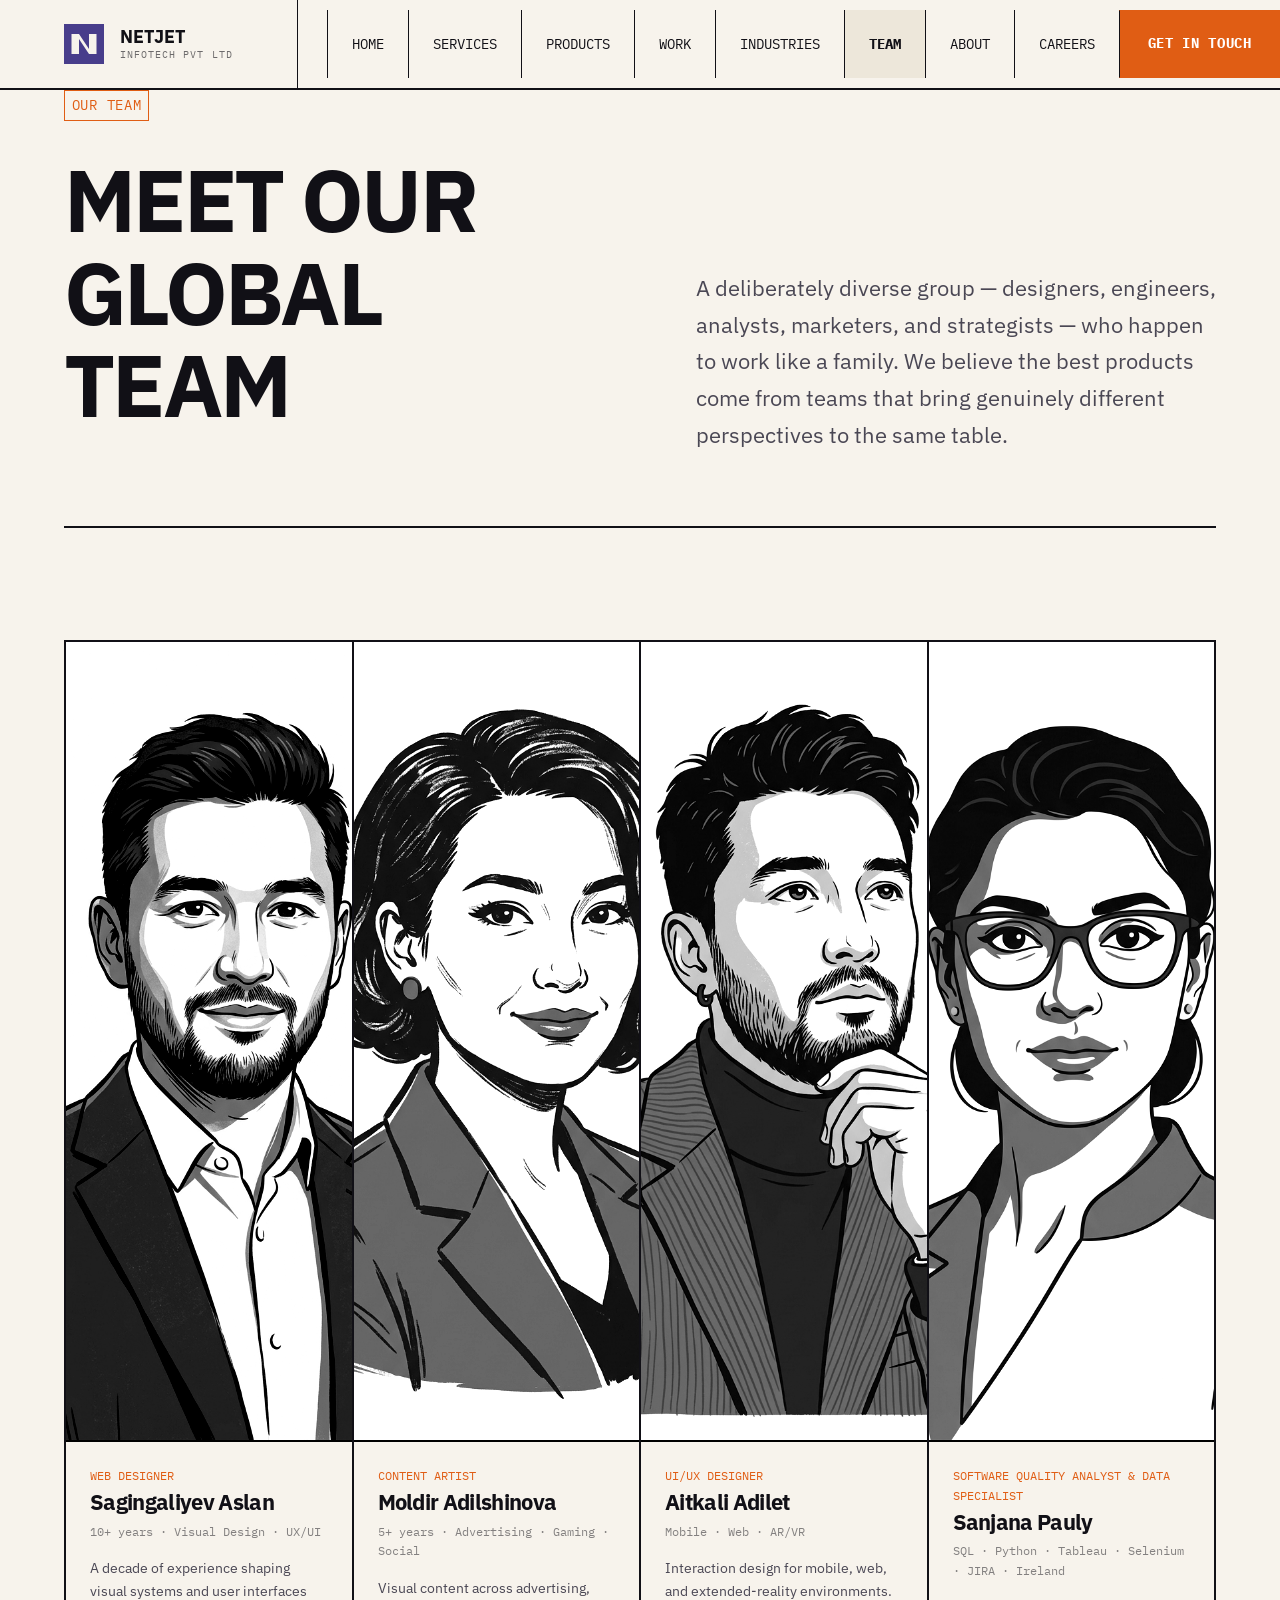
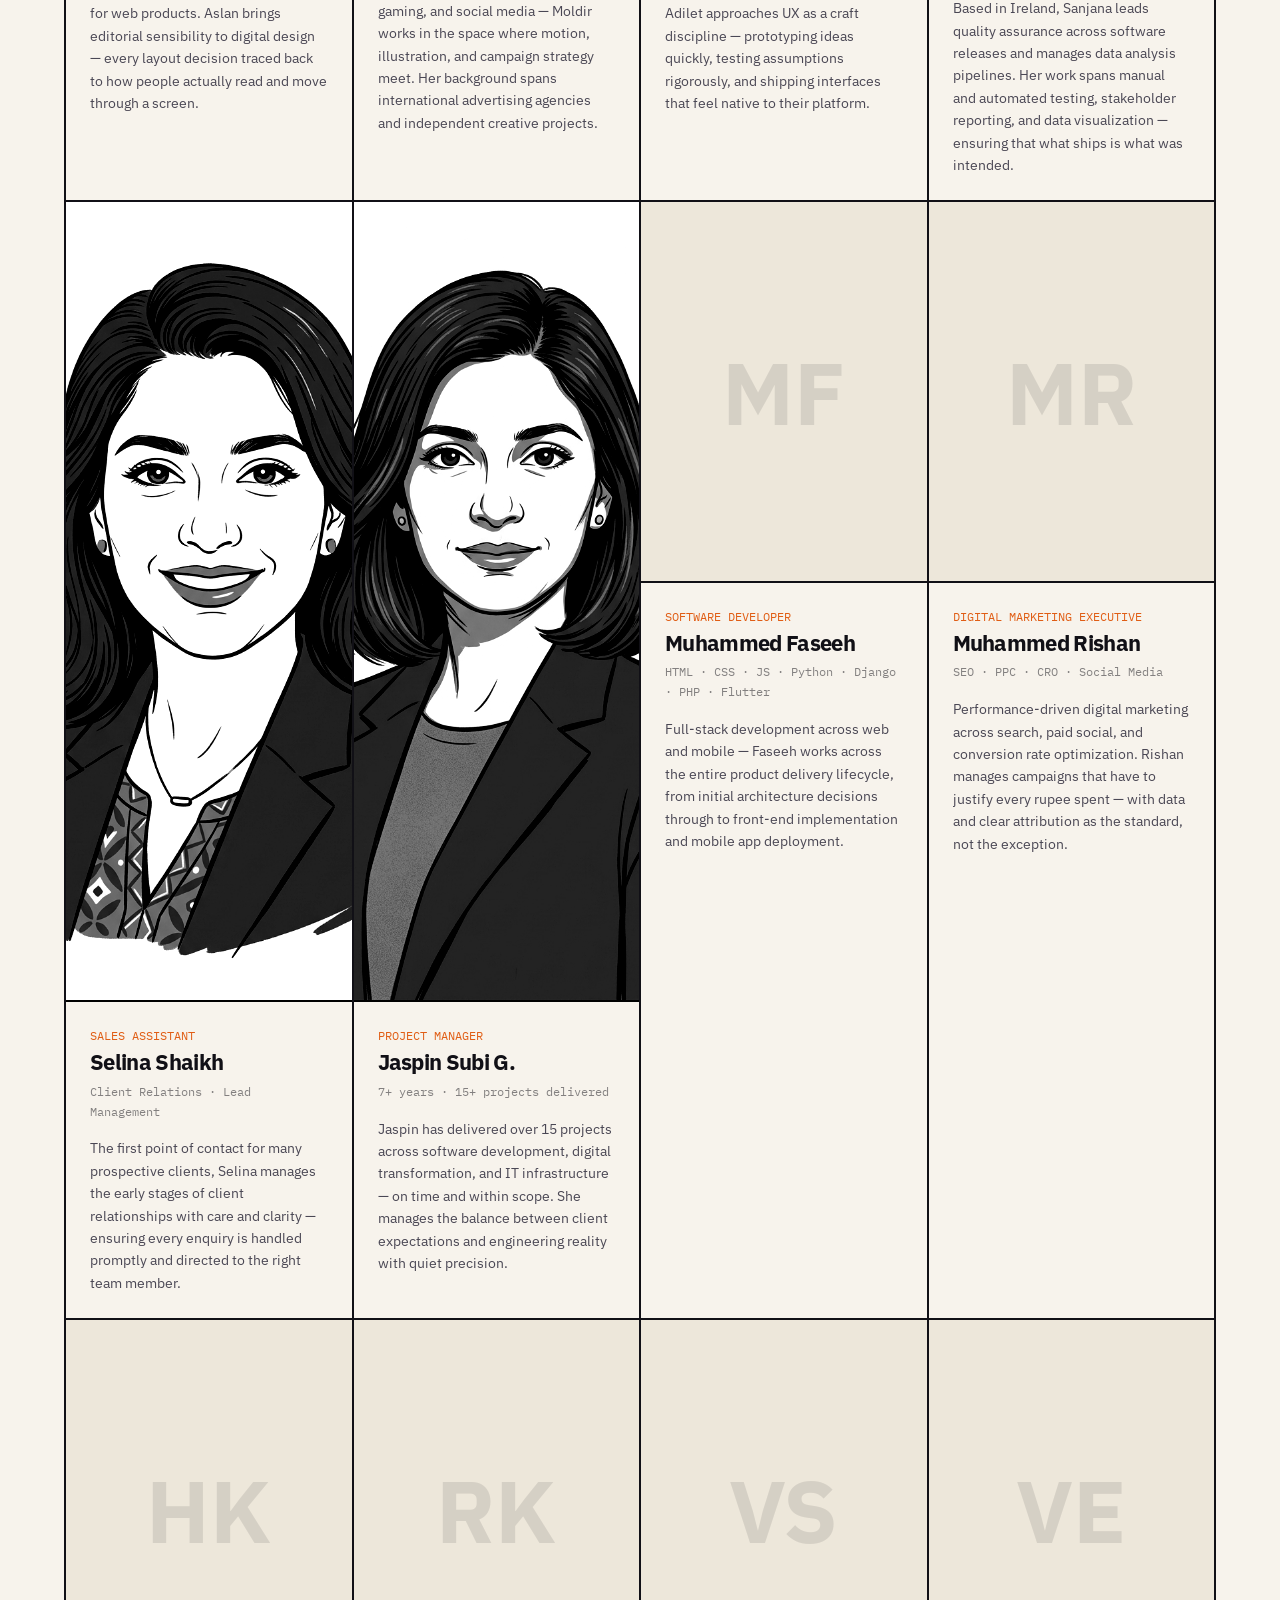
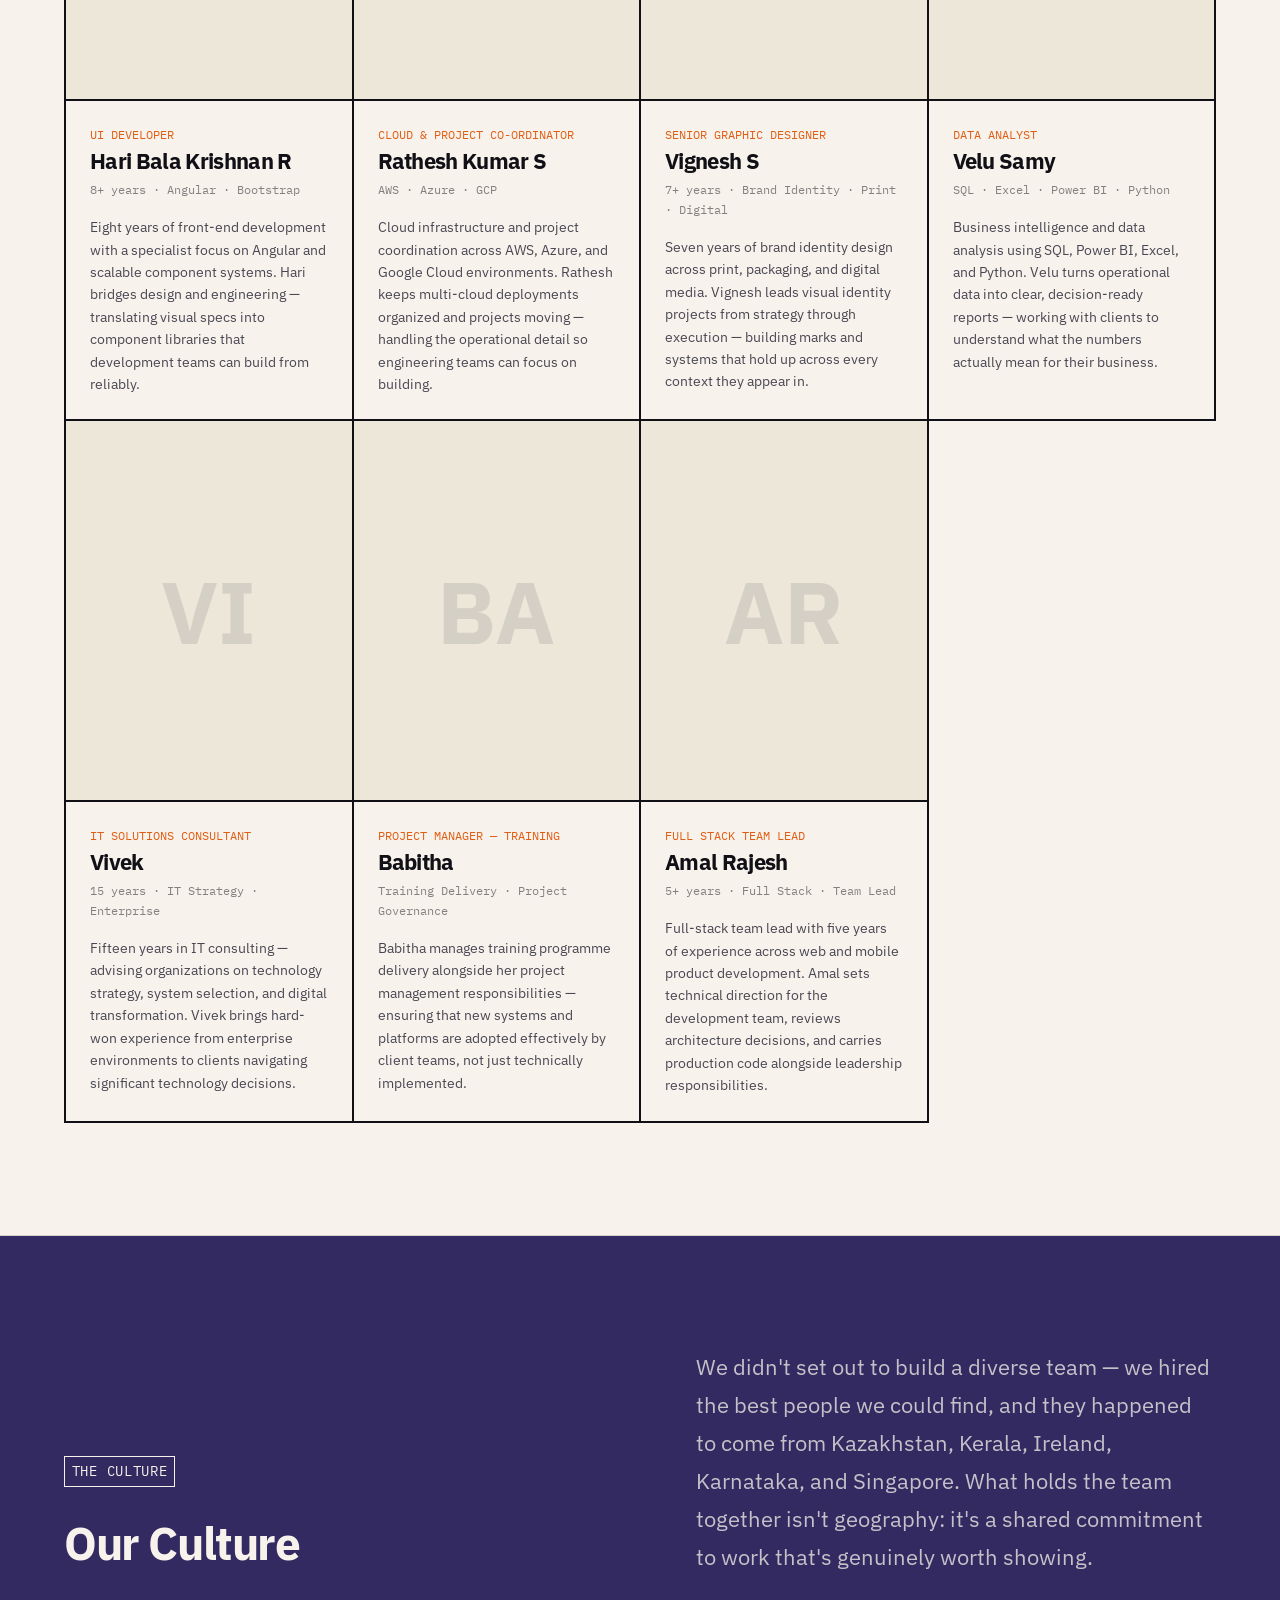
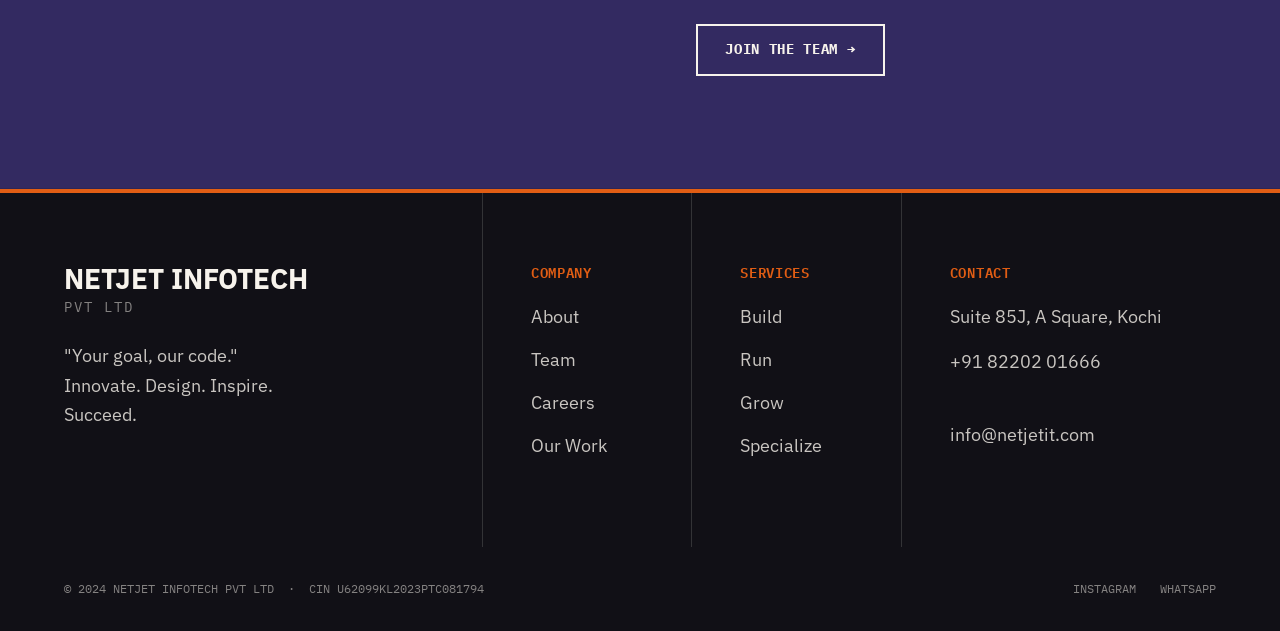
<file: team.html>
﻿<!DOCTYPE html>
<html lang="en">
<head>
  <meta charset="UTF-8">
  <meta name="viewport" content="width=device-width, initial-scale=1.0">
  <title>Our Team — NETJET INFOTECH</title>
  <meta name="description" content="Meet the NETJET INFOTECH team — a multicultural group of designers, engineers, marketers, and strategists based across India, Central Asia, Ireland, and Singapore.">
  <link rel="canonical" href="https://netjetit.com/team.html">
  <link rel="preconnect" href="https://fonts.googleapis.com">
  <link rel="preconnect" href="https://fonts.gstatic.com" crossorigin>
  <link href="https://fonts.googleapis.com/css2?family=IBM+Plex+Mono:ital,wght@0,400;0,500;1,400&family=IBM+Plex+Sans:ital,wght@0,400;0,500;0,600;0,700;1,400&display=swap" rel="stylesheet">
  <link rel="stylesheet" href="css/tokens.css">
  <link rel="stylesheet" href="css/base.css">
  <link rel="stylesheet" href="css/components.css">
  <link rel="stylesheet" href="css/mobile.css">
</head>
<body>

  <!-- Navigation -->
  <nav class="site-nav" aria-label="Site navigation">
    <div class="nav-inner">
      <a href="index.html" class="nav-logo" aria-label="NETJET INFOTECH — home">
        <svg class="nav-logo-mark" viewBox="0 0 32 32" fill="none" aria-hidden="true">
          <rect width="32" height="32" fill="#483D8B"/>
          <path d="M6 8h6l8 12V8h6v16h-6L12 12v12H6V8z" fill="#F7F3EC"/>
        </svg>
        <div class="nav-logo-text">
          NETJET
          <span>INFOTECH PVT LTD</span>
        </div>
      </a>
      <div class="nav-links">
        <a href="index.html">Home</a>
        <a href="services.html">Services</a>
      <a href="product.html">Products</a>
        <a href="work.html">Work</a>
        <a href="industries.html">Industries</a>
        <a href="team.html" aria-current="page">Team</a>
        <a href="about.html">About</a>
        <a href="careers.html">Careers</a>
        <a href="contact.html" class="btn btn-primary nav-cta">Get in touch</a>
      </div>
      <button class="nav-toggle" aria-expanded="false" aria-controls="mobile-nav" aria-label="Open navigation">
        <span class="nav-toggle-bar"></span>
        <span class="nav-toggle-bar"></span>
        <span class="nav-toggle-bar"></span>
      </button>
    </div>
    <div class="nav-mobile" role="navigation" aria-label="Mobile navigation" id="mobile-nav" aria-hidden="true">
      <a href="index.html">Home</a>
      <a href="services.html">Services</a>
      <a href="product.html">Products</a>
      <a href="work.html">Work</a>
      <a href="industries.html">Industries</a>
      <a href="team.html">Team</a>
      <a href="about.html">About</a>
      <a href="careers.html">Careers</a>
      <a href="contact.html" class="btn btn-primary">Get in touch</a>
    </div>
  </nav>

  <main>

    <!-- Hero -->
    <header class="page-hero page-hero--cream" aria-labelledby="team-heading">
      <div class="container">
        <div class="resp-grid" style="align-items: end;">
          <div>
            <p class="section-label">Our Team</p>
            <h1 id="team-heading" style="margin-bottom: var(--space-m);">
              Meet Our Global Team
            </h1>
          </div>
          <div>
            <p style="font-size: var(--step-1); color: var(--ink-soft); max-width: 44ch; line-height: 1.65;">A deliberately diverse group — designers, engineers, analysts, marketers, and strategists — who happen to work like a family. We believe the best products come from teams that bring genuinely different perspectives to the same table.</p>
          </div>
        </div>
        <hr class="rule" style="margin-top: var(--space-2xl);">
      </div>
    </header>

    <!-- Team grid -->
    <section class="section" aria-label="Team members">
      <div class="container">
        <div class="team-grid">

          <!-- Sagingaliyev Aslan — has portrait -->
          <article class="team-card">
            <img
              class="team-card__portrait"
              src="assets/team/aslan.jpg"
              alt="Sagingaliyev Aslan, Web Designer"
              loading="lazy"
              width="600"
              height="800"
            >
            <p class="team-card__role">Web Designer</p>
            <h2 class="team-card__name">Sagingaliyev Aslan</h2>
            <p class="team-card__stack">10+ years · Visual Design · UX/UI</p>
            <p class="team-card__bio">A decade of experience shaping visual systems and user interfaces for web products. Aslan brings editorial sensibility to digital design — every layout decision traced back to how people actually read and move through a screen.</p>
          </article>

          <!-- Moldir Adilshinova — has portrait -->
          <article class="team-card">
            <img
              class="team-card__portrait"
              src="assets/team/moldir.jpg"
              alt="Moldir Adilshinova, Content Artist"
              loading="lazy"
              width="600"
              height="800"
            >
            <p class="team-card__role">Content Artist</p>
            <h2 class="team-card__name">Moldir Adilshinova</h2>
            <p class="team-card__stack">5+ years · Advertising · Gaming · Social</p>
            <p class="team-card__bio">Visual content across advertising, gaming, and social media — Moldir works in the space where motion, illustration, and campaign strategy meet. Her background spans international advertising agencies and independent creative projects.</p>
          </article>

          <!-- Aitkali Adilet — has portrait -->
          <article class="team-card">
            <img
              class="team-card__portrait"
              src="assets/team/adilet.jpg"
              alt="Aitkali Adilet, UI/UX Designer"
              loading="lazy"
              width="600"
              height="800"
            >
            <p class="team-card__role">UI/UX Designer</p>
            <h2 class="team-card__name">Aitkali Adilet</h2>
            <p class="team-card__stack">Mobile · Web · AR/VR</p>
            <p class="team-card__bio">Interaction design for mobile, web, and extended-reality environments. Adilet approaches UX as a craft discipline — prototyping ideas quickly, testing assumptions rigorously, and shipping interfaces that feel native to their platform.</p>
          </article>

          <!-- Sanjana Pauly — has portrait -->
          <article class="team-card">
            <img
              class="team-card__portrait"
              src="assets/team/sanjana.jpg"
              alt="Sanjana Pauly, Software Quality Analyst"
              loading="lazy"
              width="600"
              height="800"
            >
            <p class="team-card__role">Software Quality Analyst &amp; Data Specialist</p>
            <h2 class="team-card__name">Sanjana Pauly</h2>
            <p class="team-card__stack">SQL · Python · Tableau · Selenium · JIRA · Ireland</p>
            <p class="team-card__bio">Based in Ireland, Sanjana leads quality assurance across software releases and manages data analysis pipelines. Her work spans manual and automated testing, stakeholder reporting, and data visualization — ensuring that what ships is what was intended.</p>
          </article>

          <!-- Selina Shaikh — has portrait -->
          <article class="team-card">
            <img
              class="team-card__portrait"
              src="assets/team/selina.jpg"
              alt="Selina Shaikh, Sales Assistant"
              loading="lazy"
              width="600"
              height="800"
            >
            <p class="team-card__role">Sales Assistant</p>
            <h2 class="team-card__name">Selina Shaikh</h2>
            <p class="team-card__stack">Client Relations · Lead Management</p>
            <p class="team-card__bio">The first point of contact for many prospective clients, Selina manages the early stages of client relationships with care and clarity — ensuring every enquiry is handled promptly and directed to the right team member.</p>
          </article>

          <!-- Jaspin Subi G. — has portrait -->
          <article class="team-card">
            <img
              class="team-card__portrait"
              src="assets/team/jaspin.jpg"
              alt="Jaspin Subi G., Project Manager"
              loading="lazy"
              width="600"
              height="800"
            >
            <p class="team-card__role">Project Manager</p>
            <h2 class="team-card__name">Jaspin Subi G.</h2>
            <p class="team-card__stack">7+ years · 15+ projects delivered</p>
            <p class="team-card__bio">Jaspin has delivered over 15 projects across software development, digital transformation, and IT infrastructure — on time and within scope. She manages the balance between client expectations and engineering reality with quiet precision.</p>
          </article>

          <!-- Muhammed Faseeh — monogram -->
          <article class="team-card">
            <div class="team-card__monogram" aria-hidden="true">
              <span class="team-card__monogram-text">MF</span>
            </div>
            <p class="team-card__role">Software Developer</p>
            <h2 class="team-card__name">Muhammed Faseeh</h2>
            <p class="team-card__stack">HTML · CSS · JS · Python · Django · PHP · Flutter</p>
            <p class="team-card__bio">Full-stack development across web and mobile — Faseeh works across the entire product delivery lifecycle, from initial architecture decisions through to front-end implementation and mobile app deployment.</p>
          </article>

          <!-- Muhammed Rishan — monogram -->
          <article class="team-card">
            <div class="team-card__monogram" aria-hidden="true">
              <span class="team-card__monogram-text">MR</span>
            </div>
            <p class="team-card__role">Digital Marketing Executive</p>
            <h2 class="team-card__name">Muhammed Rishan</h2>
            <p class="team-card__stack">SEO · PPC · CRO · Social Media</p>
            <p class="team-card__bio">Performance-driven digital marketing across search, paid social, and conversion rate optimization. Rishan manages campaigns that have to justify every rupee spent — with data and clear attribution as the standard, not the exception.</p>
          </article>

          <!-- Hari Bala Krishnan R — monogram -->
          <article class="team-card">
            <div class="team-card__monogram" aria-hidden="true">
              <span class="team-card__monogram-text">HK</span>
            </div>
            <p class="team-card__role">UI Developer</p>
            <h2 class="team-card__name">Hari Bala Krishnan R</h2>
            <p class="team-card__stack">8+ years · Angular · Bootstrap</p>
            <p class="team-card__bio">Eight years of front-end development with a specialist focus on Angular and scalable component systems. Hari bridges design and engineering — translating visual specs into component libraries that development teams can build from reliably.</p>
          </article>

          <!-- Rathesh Kumar S — monogram -->
          <article class="team-card">
            <div class="team-card__monogram" aria-hidden="true">
              <span class="team-card__monogram-text">RK</span>
            </div>
            <p class="team-card__role">Cloud &amp; Project Co-ordinator</p>
            <h2 class="team-card__name">Rathesh Kumar S</h2>
            <p class="team-card__stack">AWS · Azure · GCP</p>
            <p class="team-card__bio">Cloud infrastructure and project coordination across AWS, Azure, and Google Cloud environments. Rathesh keeps multi-cloud deployments organized and projects moving — handling the operational detail so engineering teams can focus on building.</p>
          </article>

          <!-- Vignesh S — monogram -->
          <article class="team-card">
            <div class="team-card__monogram" aria-hidden="true">
              <span class="team-card__monogram-text">VS</span>
            </div>
            <p class="team-card__role">Senior Graphic Designer</p>
            <h2 class="team-card__name">Vignesh S</h2>
            <p class="team-card__stack">7+ years · Brand Identity · Print · Digital</p>
            <p class="team-card__bio">Seven years of brand identity design across print, packaging, and digital media. Vignesh leads visual identity projects from strategy through execution — building marks and systems that hold up across every context they appear in.</p>
          </article>

          <!-- Velu Samy — monogram -->
          <article class="team-card">
            <div class="team-card__monogram" aria-hidden="true">
              <span class="team-card__monogram-text">VE</span>
            </div>
            <p class="team-card__role">Data Analyst</p>
            <h2 class="team-card__name">Velu Samy</h2>
            <p class="team-card__stack">SQL · Excel · Power BI · Python</p>
            <p class="team-card__bio">Business intelligence and data analysis using SQL, Power BI, Excel, and Python. Velu turns operational data into clear, decision-ready reports — working with clients to understand what the numbers actually mean for their business.</p>
          </article>

          <!-- Vivek — monogram -->
          <article class="team-card">
            <div class="team-card__monogram" aria-hidden="true">
              <span class="team-card__monogram-text">VI</span>
            </div>
            <p class="team-card__role">IT Solutions Consultant</p>
            <h2 class="team-card__name">Vivek</h2>
            <p class="team-card__stack">15 years · IT Strategy · Enterprise</p>
            <p class="team-card__bio">Fifteen years in IT consulting — advising organizations on technology strategy, system selection, and digital transformation. Vivek brings hard-won experience from enterprise environments to clients navigating significant technology decisions.</p>
          </article>

          <!-- Babitha — monogram -->
          <article class="team-card">
            <div class="team-card__monogram" aria-hidden="true">
              <span class="team-card__monogram-text">BA</span>
            </div>
            <p class="team-card__role">Project Manager — Training</p>
            <h2 class="team-card__name">Babitha</h2>
            <p class="team-card__stack">Training Delivery · Project Governance</p>
            <p class="team-card__bio">Babitha manages training programme delivery alongside her project management responsibilities — ensuring that new systems and platforms are adopted effectively by client teams, not just technically implemented.</p>
          </article>

          <!-- Amal Rajesh — monogram -->
          <article class="team-card">
            <div class="team-card__monogram" aria-hidden="true">
              <span class="team-card__monogram-text">AR</span>
            </div>
            <p class="team-card__role">Full Stack Team Lead</p>
            <h2 class="team-card__name">Amal Rajesh</h2>
            <p class="team-card__stack">5+ years · Full Stack · Team Lead</p>
            <p class="team-card__bio">Full-stack team lead with five years of experience across web and mobile product development. Amal sets technical direction for the development team, reviews architecture decisions, and carries production code alongside leadership responsibilities.</p>
          </article>

        </div>
      </div>
    </section>

    <!-- Closing statement -->
    <section class="section" style="background-color: var(--violet);" aria-labelledby="team-closing-heading">
      <div class="container">
        <div class="resp-grid" style="align-items: center;">
          <div>
            <p class="section-label section-label--light">The culture</p>
            <h2 id="team-closing-heading" style="color: var(--cream); max-width: 22ch;">
              Our Culture
            </h2>
          </div>
          <div>
            <p style="color: var(--cream); opacity: 0.75; font-size: var(--step-1); line-height: 1.7; max-width: 44ch;">We didn't set out to build a diverse team — we hired the best people we could find, and they happened to come from Kazakhstan, Kerala, Ireland, Karnataka, and Singapore. What holds the team together isn't geography: it's a shared commitment to work that's genuinely worth showing.</p>
            <div style="margin-top: var(--space-xl);">
              <a href="careers.html" class="btn btn-outline-light">Join the team &rarr;</a>
            </div>
          </div>
        </div>
      </div>
    </section>

  </main>

  <footer class="site-footer" aria-label="Site footer">
    <div class="container">
      <div class="footer-grid">
        <div class="footer-brand">
          <div class="footer-logo-text">NETJET INFOTECH</div>
          <span class="footer-logo-sub">PVT LTD</span>
          <p class="footer-tagline">"Your goal, our code."<br>Innovate. Design. Inspire. Succeed.</p>
        </div>
        <div class="footer-col">
          <h6>Company</h6>
          <ul>
            <li><a href="about.html">About</a></li>
            <li><a href="team.html">Team</a></li>
            <li><a href="careers.html">Careers</a></li>
            <li><a href="work.html">Our Work</a></li>
          </ul>
        </div>
        <div class="footer-col">
          <h6>Services</h6>
          <ul>
            <li><a href="services.html#build">Build</a></li>
            <li><a href="services.html#run">Run</a></li>
            <li><a href="services.html#grow">Grow</a></li>
            <li><a href="services.html#specialize">Specialize</a></li>
          </ul>
        </div>
        <div class="footer-col">
          <h6>Contact</h6>
          <address class="footer-address">
            Suite 85J, A Square, Kochi<br>
            <a href="tel:+918220201666">+91 82202 01666</a><br>
            <a href="mailto:info@netjetit.com">info@netjetit.com</a>
          </address>
        </div>
      </div>
      <div class="footer-bottom">
        <p class="footer-legal">&copy; 2024 NETJET INFOTECH PVT LTD &nbsp;·&nbsp; CIN U62099KL2023PTC081794</p>
        <div class="footer-socials">
          <a href="https://instagram.com/netjet.design" target="_blank" rel="noopener noreferrer">Instagram</a>
          <a href="https://wa.me/918220201666" target="_blank" rel="noopener noreferrer">WhatsApp</a>
        </div>
      </div>
    </div>
  </footer>

  <script src="js/nav.js"></script>
</body>
</html>
</file>
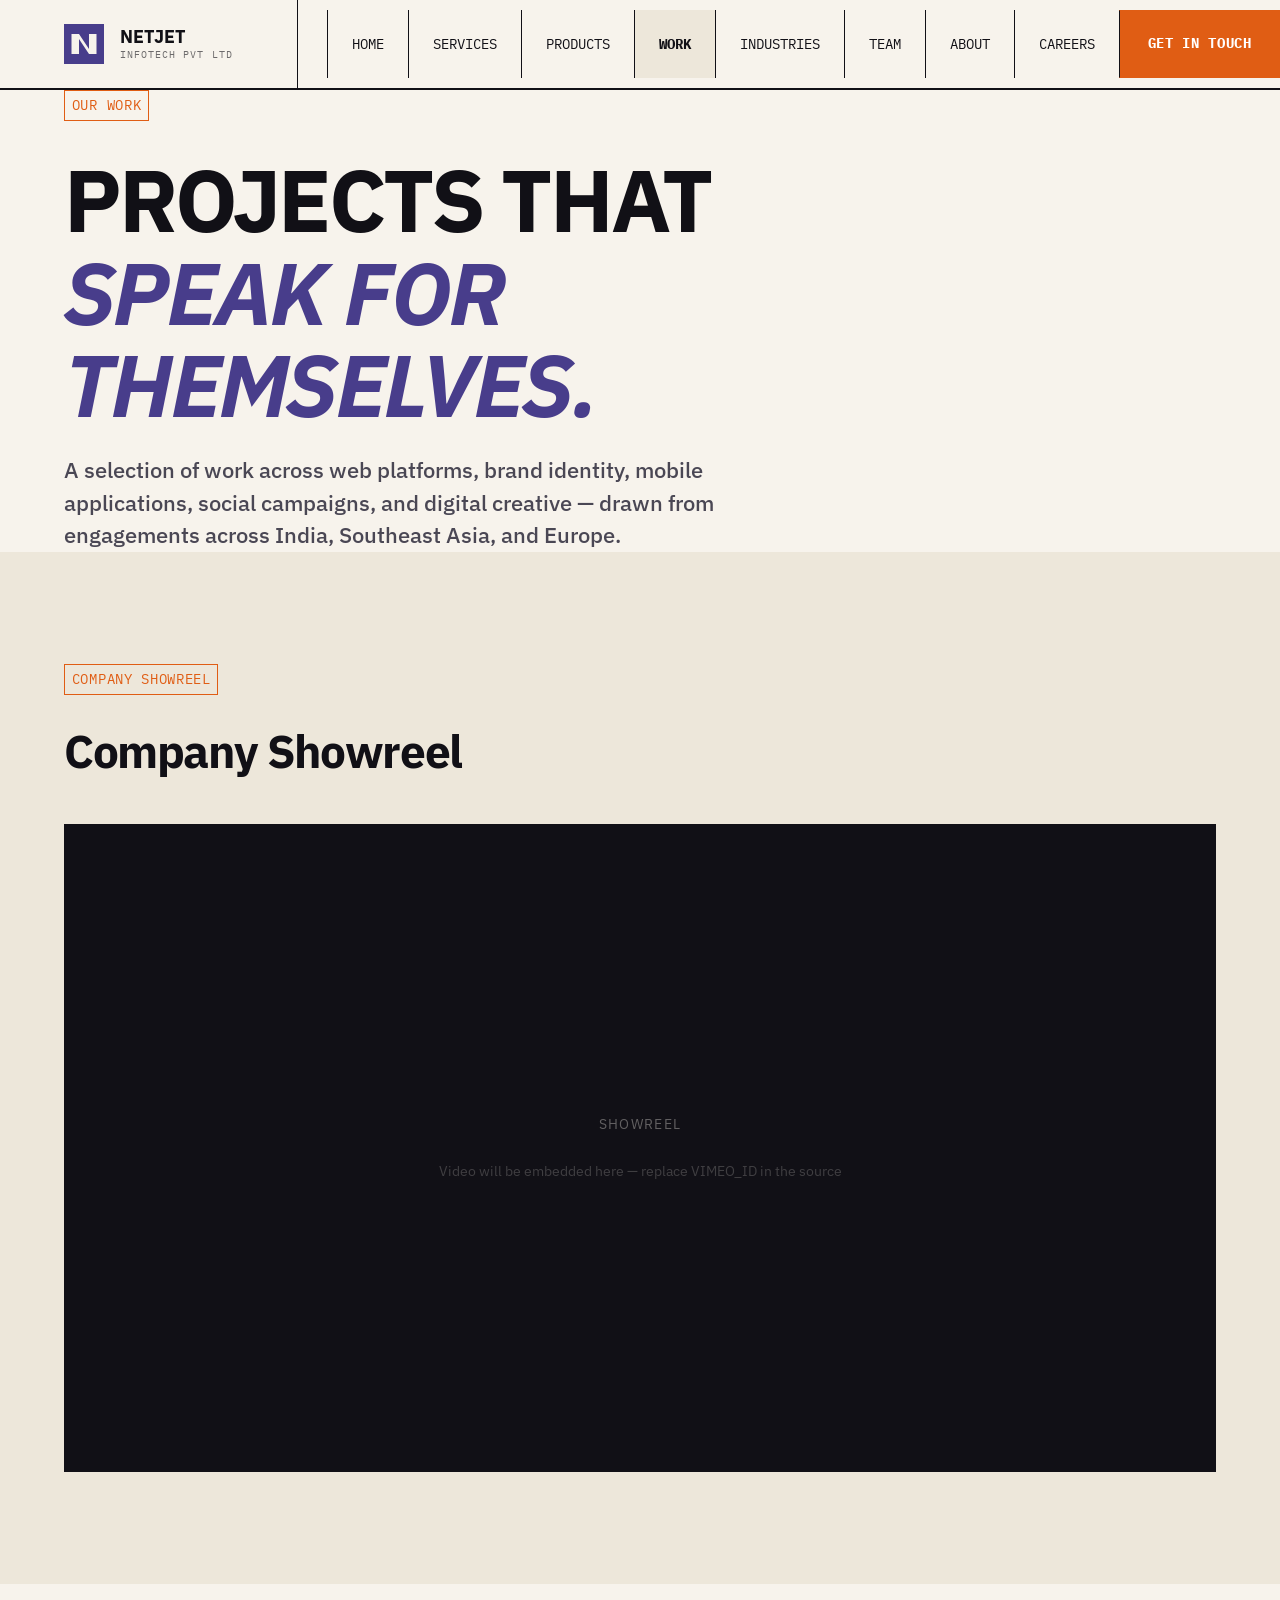
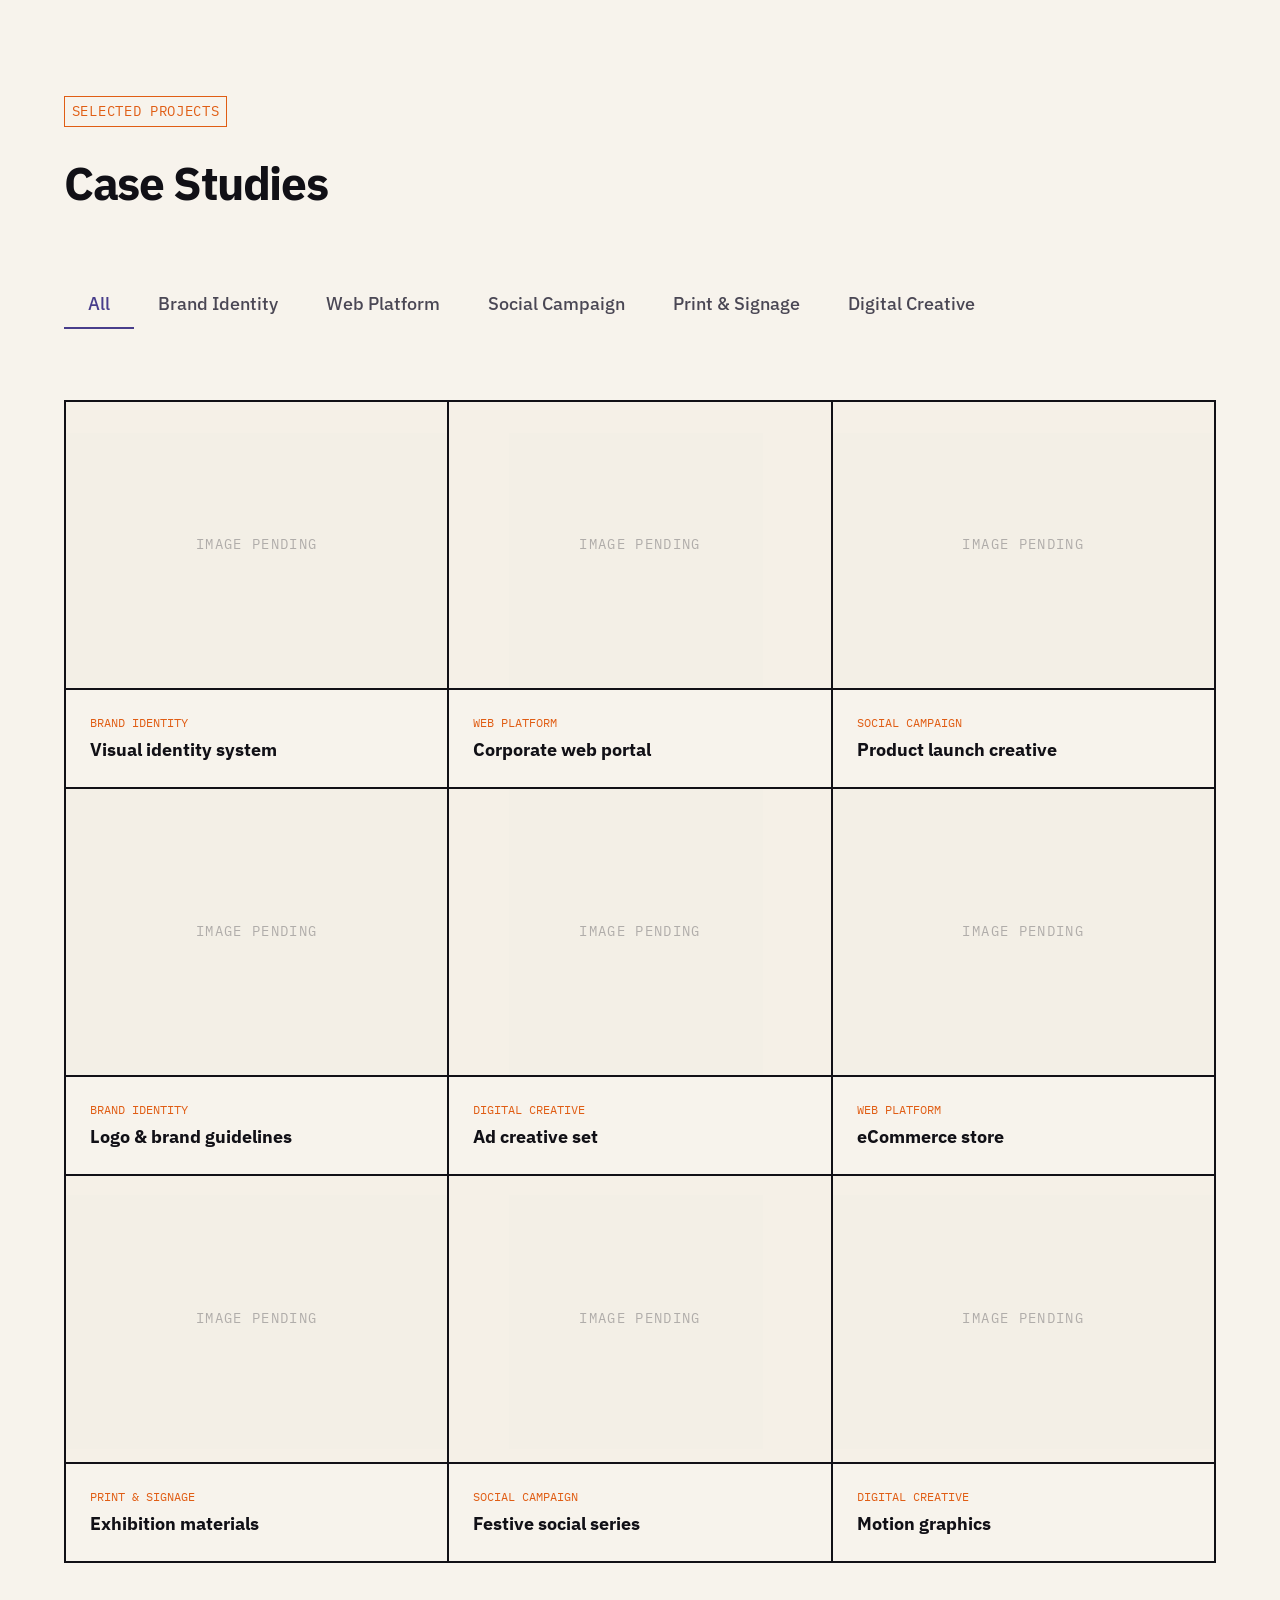
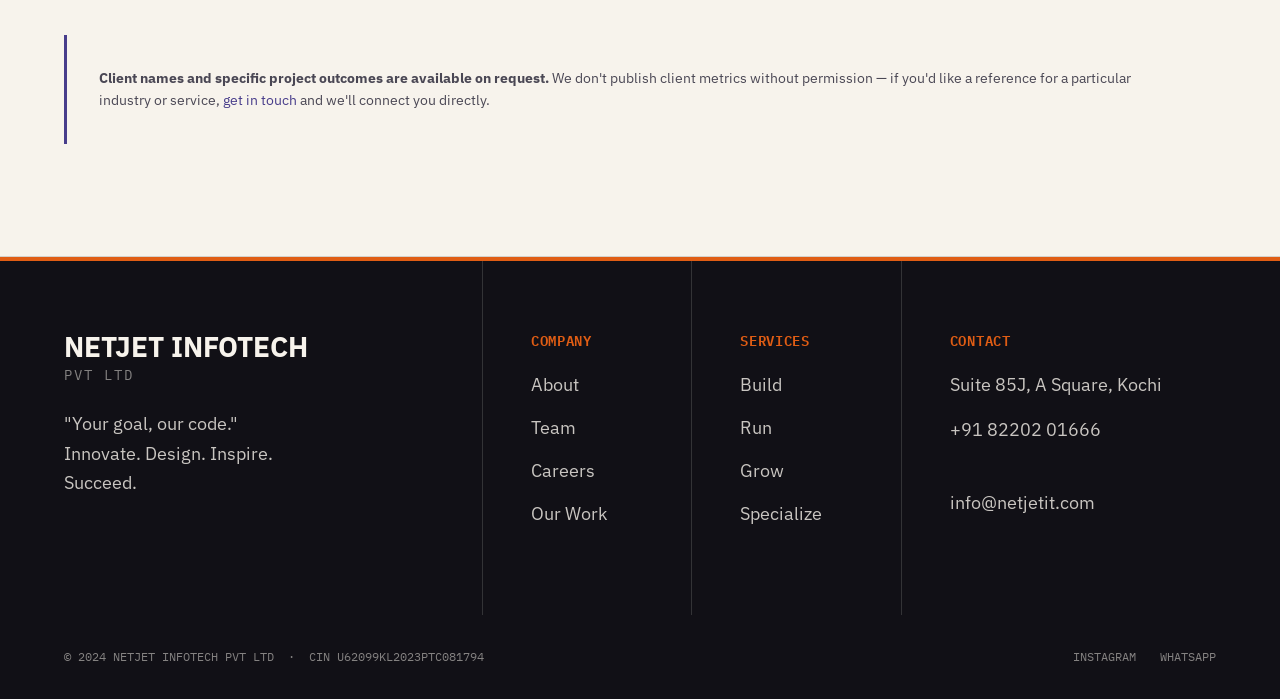
<file: work.html>
﻿<!DOCTYPE html>
<html lang="en">
<head>
  <meta charset="UTF-8">
  <meta name="viewport" content="width=device-width, initial-scale=1.0">
  <title>Our Work — NETJET INFOTECH</title>
  <meta name="description" content="Selected projects from NETJET INFOTECH — web platforms, brand identities, mobile applications, social campaigns, and digital creative from our studio in Kochi, Kerala.">
  <link rel="canonical" href="https://netjetit.com/work.html">
  <link rel="preconnect" href="https://fonts.googleapis.com">
  <link rel="preconnect" href="https://fonts.gstatic.com" crossorigin>
  <link href="https://fonts.googleapis.com/css2?family=IBM+Plex+Mono:ital,wght@0,400;0,500;1,400&family=IBM+Plex+Sans:ital,wght@0,400;0,500;0,600;0,700;1,400&display=swap" rel="stylesheet">
  <link rel="stylesheet" href="css/tokens.css">
  <link rel="stylesheet" href="css/base.css">
  <link rel="stylesheet" href="css/components.css">
  <link rel="stylesheet" href="css/mobile.css">
  <style>
    /* Showreel embed */
    .showreel-wrap {
      position: relative;
      width: 100%;
      padding-bottom: 56.25%;
      height: 0;
      overflow: hidden;
      background-color: var(--ink);
      border: var(--border-rule);
    }

    .showreel-placeholder {
      position: absolute;
      inset: 0;
      display: flex;
      flex-direction: column;
      align-items: center;
      justify-content: center;
      gap: var(--space-m);
    }

    .showreel-placeholder__label {
      
      font-size: var(--step--1);
      letter-spacing: 0.1em;
      text-transform: uppercase;
      color: var(--cream);
      opacity: 0.35;
    }

    .showreel-placeholder__note {
      
      font-size: var(--step--1);
      color: var(--cream);
      opacity: 0.2;
    }

    /* Gallery filter tabs */
    .gallery-filter {
      display: flex;
      flex-wrap: wrap;
      gap: 0;
      border-bottom: var(--border-rule);
      margin-bottom: var(--space-2xl);
    }

    .gallery-tab {
      
      font-size: var(--step-0);
      font-weight: var(--fw-medium);
      padding: 0.75rem 1.5rem;
      background: none;
      border: none;
      border-bottom: 2px solid transparent;
      cursor: pointer;
      color: var(--ink-soft);
      margin-bottom: -1px;
      transition: color var(--dur-fast), border-color var(--dur-fast);
    }

    .gallery-tab.active {
      color: var(--brand);
      border-bottom-color: var(--brand);
    }

    .gallery-item { transition: opacity var(--dur-mid) var(--ease-out); }
    .gallery-item.hidden { display: none; }

    .client-note {
      margin-top: var(--space-2xl);
      padding: var(--space-l);
      border: var(--border-rule);
      border-left: 3px solid var(--brand);
    }

    .client-note p {
      
      font-size: var(--step--1);
      color: var(--ink-soft);
      max-width: none;
    }
  </style>
</head>
<body>

  <!-- Navigation -->
  <nav class="site-nav" aria-label="Site navigation">
    <div class="nav-inner">
      <a href="index.html" class="nav-logo" aria-label="NETJET INFOTECH — home">
        <svg class="nav-logo-mark" viewBox="0 0 32 32" fill="none" aria-hidden="true">
          <rect width="32" height="32" fill="#483D8B"/>
          <path d="M6 8h6l8 12V8h6v16h-6L12 12v12H6V8z" fill="#F7F3EC"/>
        </svg>
        <div class="nav-logo-text">
          NETJET
          <span>INFOTECH PVT LTD</span>
        </div>
      </a>
      <div class="nav-links">
        <a href="index.html">Home</a>
        <a href="services.html">Services</a>
      <a href="product.html">Products</a>
        <a href="work.html" aria-current="page">Work</a>
        <a href="industries.html">Industries</a>
        <a href="team.html">Team</a>
        <a href="about.html">About</a>
        <a href="careers.html">Careers</a>
        <a href="contact.html" class="btn btn-primary nav-cta">Get in touch</a>
      </div>
      <button class="nav-toggle" aria-expanded="false" aria-controls="mobile-nav" aria-label="Open navigation">
        <span class="nav-toggle-bar"></span>
        <span class="nav-toggle-bar"></span>
        <span class="nav-toggle-bar"></span>
      </button>
    </div>
    <div class="nav-mobile" role="navigation" aria-label="Mobile navigation" id="mobile-nav" aria-hidden="true">
      <a href="index.html">Home</a>
      <a href="services.html">Services</a>
      <a href="product.html">Products</a>
      <a href="work.html">Work</a>
      <a href="industries.html">Industries</a>
      <a href="team.html">Team</a>
      <a href="about.html">About</a>
      <a href="careers.html">Careers</a>
      <a href="contact.html" class="btn btn-primary">Get in touch</a>
    </div>
  </nav>

  <main>

    <!-- Page hero -->
    <header class="page-hero page-hero--cream" aria-labelledby="work-page-heading">
      <div class="container">
        <p class="section-label">Our Work</p>
        <h1 id="work-page-heading" style="max-width:18ch; margin-bottom: var(--space-m);">
          Projects that<br><em style="color:var(--brand);">speak for themselves.</em>
        </h1>
        <p class="lead" style="color: var(--ink-soft);">A selection of work across web platforms, brand identity, mobile applications, social campaigns, and digital creative — drawn from engagements across India, Southeast Asia, and Europe.</p>
      </div>
    </header>

    <!-- Showreel -->
    <section class="section" style="background-color: var(--cream-mid); border-top: var(--border-rule); border-bottom: var(--border-rule);" aria-labelledby="showreel-heading">
      <div class="container">
        <p class="section-label">Company Showreel</p>
        <h2 id="showreel-heading" style="margin-bottom: var(--space-xl);">Company Showreel</h2>
        <div class="showreel-wrap">
          <!-- Replace VIMEO_ID with the real video ID when available -->
          <!-- Example: <iframe src="https://player.vimeo.com/video/VIMEO_ID" ... /> -->
          <div class="showreel-placeholder" aria-label="Company showreel — video coming soon">
            <p class="showreel-placeholder__label">Showreel</p>
            <p class="showreel-placeholder__note">Video will be embedded here — replace VIMEO_ID in the source</p>
          </div>
        </div>
      </div>
    </section>

    <!-- Portfolio gallery -->
    <section class="section" aria-labelledby="gallery-heading">
      <div class="container">
        <p class="section-label">Selected Projects</p>
        <h2 id="gallery-heading" style="margin-bottom: var(--space-2xl);">Case Studies</h2>

        <!-- Category filter -->
        <div class="gallery-filter" role="tablist" aria-label="Filter projects by category">
          <button class="gallery-tab active" data-filter="all" role="tab" aria-selected="true">All</button>
          <button class="gallery-tab" data-filter="brand" role="tab" aria-selected="false">Brand Identity</button>
          <button class="gallery-tab" data-filter="web" role="tab" aria-selected="false">Web Platform</button>
          <button class="gallery-tab" data-filter="social" role="tab" aria-selected="false">Social Campaign</button>
          <button class="gallery-tab" data-filter="print" role="tab" aria-selected="false">Print &amp; Signage</button>
          <button class="gallery-tab" data-filter="digital" role="tab" aria-selected="false">Digital Creative</button>
        </div>

        <div class="work-gallery" id="work-gallery" role="list">

          <!-- Placeholder items — replace with real assets by adding src to img tags -->
          <article class="gallery-item work-item work-item--placeholder" data-category="brand" role="listitem">
            <div class="work-placeholder-inner">
              <span>Image pending</span>
            </div>
            <div class="work-item-caption">
              <span class="work-item-caption__cat">Brand Identity</span>
              <span class="work-item-caption__title">Visual identity system</span>
            </div>
          </article>

          <article class="gallery-item work-item work-item--placeholder" data-category="web" role="listitem">
            <div class="work-placeholder-inner">
              <span>Image pending</span>
            </div>
            <div class="work-item-caption">
              <span class="work-item-caption__cat">Web Platform</span>
              <span class="work-item-caption__title">Corporate web portal</span>
            </div>
          </article>

          <article class="gallery-item work-item work-item--placeholder" data-category="social" role="listitem">
            <div class="work-placeholder-inner">
              <span>Image pending</span>
            </div>
            <div class="work-item-caption">
              <span class="work-item-caption__cat">Social Campaign</span>
              <span class="work-item-caption__title">Product launch creative</span>
            </div>
          </article>

          <article class="gallery-item work-item work-item--placeholder" data-category="brand" role="listitem">
            <div class="work-placeholder-inner">
              <span>Image pending</span>
            </div>
            <div class="work-item-caption">
              <span class="work-item-caption__cat">Brand Identity</span>
              <span class="work-item-caption__title">Logo &amp; brand guidelines</span>
            </div>
          </article>

          <article class="gallery-item work-item work-item--placeholder" data-category="digital" role="listitem">
            <div class="work-placeholder-inner">
              <span>Image pending</span>
            </div>
            <div class="work-item-caption">
              <span class="work-item-caption__cat">Digital Creative</span>
              <span class="work-item-caption__title">Ad creative set</span>
            </div>
          </article>

          <article class="gallery-item work-item work-item--placeholder" data-category="web" role="listitem">
            <div class="work-placeholder-inner">
              <span>Image pending</span>
            </div>
            <div class="work-item-caption">
              <span class="work-item-caption__cat">Web Platform</span>
              <span class="work-item-caption__title">eCommerce store</span>
            </div>
          </article>

          <article class="gallery-item work-item work-item--placeholder" data-category="print" role="listitem">
            <div class="work-placeholder-inner">
              <span>Image pending</span>
            </div>
            <div class="work-item-caption">
              <span class="work-item-caption__cat">Print &amp; Signage</span>
              <span class="work-item-caption__title">Exhibition materials</span>
            </div>
          </article>

          <article class="gallery-item work-item work-item--placeholder" data-category="social" role="listitem">
            <div class="work-placeholder-inner">
              <span>Image pending</span>
            </div>
            <div class="work-item-caption">
              <span class="work-item-caption__cat">Social Campaign</span>
              <span class="work-item-caption__title">Festive social series</span>
            </div>
          </article>

          <article class="gallery-item work-item work-item--placeholder" data-category="digital" role="listitem">
            <div class="work-placeholder-inner">
              <span>Image pending</span>
            </div>
            <div class="work-item-caption">
              <span class="work-item-caption__cat">Digital Creative</span>
              <span class="work-item-caption__title">Motion graphics</span>
            </div>
          </article>

        </div>

        <div class="client-note" role="note">
          <p><strong>Client names and specific project outcomes are available on request.</strong> We don't publish client metrics without permission — if you'd like a reference for a particular industry or service, <a href="contact.html" style="color: var(--brand);">get in touch</a> and we'll connect you directly.</p>
        </div>
      </div>
    </section>

  </main>

  <footer class="site-footer" aria-label="Site footer">
    <div class="container">
      <div class="footer-grid">
        <div class="footer-brand">
          <div class="footer-logo-text">NETJET INFOTECH</div>
          <span class="footer-logo-sub">PVT LTD</span>
          <p class="footer-tagline">"Your goal, our code."<br>Innovate. Design. Inspire. Succeed.</p>
        </div>
        <div class="footer-col">
          <h6>Company</h6>
          <ul>
            <li><a href="about.html">About</a></li>
            <li><a href="team.html">Team</a></li>
            <li><a href="careers.html">Careers</a></li>
            <li><a href="work.html">Our Work</a></li>
          </ul>
        </div>
        <div class="footer-col">
          <h6>Services</h6>
          <ul>
            <li><a href="services.html#build">Build</a></li>
            <li><a href="services.html#run">Run</a></li>
            <li><a href="services.html#grow">Grow</a></li>
            <li><a href="services.html#specialize">Specialize</a></li>
          </ul>
        </div>
        <div class="footer-col">
          <h6>Contact</h6>
          <address class="footer-address">
            Suite 85J, A Square, Kochi<br>
            <a href="tel:+918220201666">+91 82202 01666</a><br>
            <a href="mailto:info@netjetit.com">info@netjetit.com</a>
          </address>
        </div>
      </div>
      <div class="footer-bottom">
        <p class="footer-legal">&copy; 2024 NETJET INFOTECH PVT LTD &nbsp;·&nbsp; CIN U62099KL2023PTC081794</p>
        <div class="footer-socials">
          <a href="https://instagram.com/netjet.design" target="_blank" rel="noopener noreferrer">Instagram</a>
          <a href="https://wa.me/918220201666" target="_blank" rel="noopener noreferrer">WhatsApp</a>
        </div>
      </div>
    </div>
  </footer>

  <script src="js/nav.js"></script>
  <script>
    // Gallery filter — inline since it's page-specific and lightweight
    (function () {
      const tabs = document.querySelectorAll('.gallery-tab');
      const items = document.querySelectorAll('.gallery-item');
      tabs.forEach(tab => {
        tab.addEventListener('click', () => {
          const filter = tab.dataset.filter;
          tabs.forEach(t => { t.classList.remove('active'); t.setAttribute('aria-selected', 'false'); });
          tab.classList.add('active');
          tab.setAttribute('aria-selected', 'true');
          items.forEach(item => {
            const match = filter === 'all' || item.dataset.category === filter;
            item.classList.toggle('hidden', !match);
          });
        });
      });
    })();
  </script>
</body>
</html>
</file>
<file: css/tokens.css>
/*
  NETJET INFOTECH
  Design Tokens — Structural Blueprint System
*/

:root {
  /* Colour palette - High Contrast, No Gradients */
  --cream:       #F7F3EC;
  --cream-mid:   #EDE7DA;
  --violet:      #332A61;
  --violet-deep: #1A1536; /* Darker for higher contrast */
  --brand:       #483D8B;
  --ink:         #111016; /* Near black for maximum starkness */
  --ink-soft:    #4A4754;
  --terra:       #E05D14; /* Brighter, sharper orange/terracotta */
  --terra-dark:  #B84A0D;
  --white:       #FFFFFF;

  /* Structural Rules - the core of the aesthetic */
  --rule-light:  rgba(17, 16, 22, 0.15); /* Ink transparent on cream */
  --rule-dark:   rgba(247, 243, 236, 0.15); /* Cream transparent on dark */
  
  --border-structural-light: 1px solid var(--rule-light);
  --border-structural-dark:  1px solid var(--rule-dark);
  --border-heavy-light:      2px solid var(--ink);
  --border-heavy-dark:       2px solid var(--cream);

  /* Typography — weights */
  --fw-regular: 400;
  --fw-medium:  500;
  --fw-semibold: 600;
  --fw-bold:    700;
  --fw-extrabold: 800;

  /* Type scale (fluid) */
  --step--1: clamp(0.75rem, 0.71rem + 0.18vw, 0.85rem);
  --step-0:  clamp(1rem,    0.95rem + 0.26vw, 1.125rem);
  --step-1:  clamp(1.2rem,  1.12rem + 0.41vw, 1.4rem);
  --step-2:  clamp(1.44rem, 1.31rem + 0.68vw, 1.75rem);
  --step-3:  clamp(1.73rem, 1.51rem + 1.1vw,  2.25rem);
  --step-4:  clamp(2.07rem, 1.72rem + 1.78vw, 2.9rem);
  --step-5:  clamp(2.49rem, 1.93rem + 2.8vw,  3.75rem);
  --step-6:  clamp(3.2rem,  2.3rem + 4.5vw,   5.5rem);
  --step-7:  clamp(4rem,    2.8rem + 6vw,     7.5rem); /* Added for huge structural type */

  /* Spacing */
  --space-xs:   0.5rem;
  --space-s:    1rem;
  --space-m:    1.5rem;
  --space-l:    2rem;
  --space-xl:   3rem;
  --space-2xl:  4.5rem;
  --space-3xl:  7rem;
  --space-4xl:  10rem;

  /* Layout */
  --max-width:    1440px; /* Wider for more architectural space */
  --gutter:       clamp(1.25rem, 5vw, 4rem);
  --col-gap:      0; /* Removing column gap, relying on borders instead */

  /* Motion */
  --ease-out: cubic-bezier(0.16, 1, 0.3, 1); /* Snappier, less floating */
  --dur-fast: 150ms;
  --dur-mid:  250ms;
  --dur-slow: 400ms;
}
</file>
<file: css/base.css>
/*
  NETJET INFOTECH
  Base styles — Structural layout, typography reset, architectural utilities
*/

/* ─── Reset ─────────────────────────────────────── */
*, *::before, *::after {
  box-sizing: border-box;
  margin: 0;
  padding: 0;
}

html {
  scroll-behavior: smooth;
  -webkit-text-size-adjust: 100%;
}

body {
  background-color: var(--cream);
  color: var(--ink);
  font-family: 'IBM Plex Sans', system-ui, sans-serif;
  font-size: var(--step-0);
  font-weight: var(--fw-regular);
  line-height: 1.5;
  -webkit-font-smoothing: antialiased;
}

img, video, svg {
  display: block;
  max-width: 100%;
}

a {
  color: inherit;
  text-decoration: none;
}

ul, ol {
  list-style: none;
}

button, input, select, textarea {
  font-family: inherit;
  font-size: inherit;
  border-radius: 0; /* Strictly brutalist, no curves */
}

/* ─── Typography ─────────────────────────────────── */
.font-display {
  font-family: 'IBM Plex Sans', system-ui, sans-serif;
  letter-spacing: -0.02em;
}

.font-ui {
  font-family: 'IBM Plex Sans', system-ui, sans-serif;
}

.font-mono {
  font-family: 'IBM Plex Mono', 'Courier New', monospace;
}

/* Heading defaults */
h1, h2, h3, h4, h5, h6 {
  font-family: 'IBM Plex Sans', system-ui, sans-serif;
  line-height: 1.05;
  font-weight: var(--fw-bold);
  color: var(--ink);
  letter-spacing: -0.03em;
}

h1 { font-size: var(--step-6); font-weight: var(--fw-extrabold); text-transform: uppercase; }
h2 { font-size: var(--step-4); font-weight: var(--fw-bold); }
h3 { font-size: var(--step-3); }
h4 { font-size: var(--step-2); }
h5 { font-size: var(--step-1); font-family: 'IBM Plex Sans', system-ui, sans-serif; font-weight: var(--fw-semibold); letter-spacing: 0; }
h6 { font-size: var(--step-0); font-family: 'IBM Plex Sans', system-ui, sans-serif; font-weight: var(--fw-semibold); letter-spacing: 0; }

p { max-width: 68ch; line-height: 1.65; }

.lead {
  font-size: var(--step-1);
  line-height: 1.45;
  max-width: 56ch;
  font-weight: var(--fw-medium);
  color: var(--ink-soft);
}

/* Utility: constrain text within wide containers */
.text-narrow { max-width: 44ch; }
.text-mid    { max-width: 56ch; }
.text-wide   { max-width: 72ch; }
.text-full   { max-width: none; }

/* ─── Section label (Data-style) ──────────────── */
.section-label {
  display: inline-block;
  font-family: 'IBM Plex Mono', monospace;
  font-size: var(--step--1);
  letter-spacing: 0.05em;
  text-transform: uppercase;
  color: var(--terra);
  margin-bottom: var(--space-l);
  padding: 0.25em 0.5em;
  border: 1px solid var(--terra);
}

.section-label--light {
  color: var(--cream);
  border-color: var(--cream);
}

/* ─── Layout & Structural Grids ──────────────────── */
/* The core layout uses visible borders forming a continuous blueprint grid */

.container {
  width: 100%;
  max-width: var(--max-width);
  margin-inline: auto;
  padding-inline: var(--gutter);
}

.section {
  padding-block: var(--space-3xl);
  border-bottom: var(--border-structural-light);
}

.section--violet {
  background-color: var(--violet);
  color: var(--cream);
  border-bottom-color: var(--border-structural-dark);
}

.section--violet h1,
.section--violet h2,
.section--violet h3,
.section--violet h4 {
  color: var(--cream);
}

.section--ink {
  background-color: var(--ink);
  color: var(--cream);
  border-bottom-color: var(--border-structural-dark);
}

.section--ink h1,
.section--ink h2,
.section--ink h3,
.section--ink h4 {
  color: var(--cream);
}

/* ─── Rules / Structural Borders ─────────────────── */
.rule {
  border: none;
  border-top: var(--border-heavy-light);
}

.rule--dark {
  border-top: var(--border-heavy-dark);
}

.ruled-top {
  border-top: var(--border-structural-light);
  padding-top: var(--space-m);
}

.ruled-top--dark {
  border-top: var(--border-structural-dark);
  padding-top: var(--space-m);
}

/* Structural grids use borders instead of gaps to form cells */
.grid-structural {
  display: grid;
  grid-template-columns: repeat(12, 1fr);
  border-left: var(--border-structural-light);
  border-top: var(--border-structural-light);
}

.grid-cell {
  border-right: var(--border-structural-light);
  border-bottom: var(--border-structural-light);
  padding: var(--space-l);
}

.grid-2 {
  display: grid;
  grid-template-columns: 1fr 1fr;
}

.grid-2 > div {
  padding: var(--space-xl);
}

.grid-2 > div:first-child {
  border-right: var(--border-structural-light);
}

.section--violet .grid-2 > div:first-child,
.section--ink .grid-2 > div:first-child {
  border-right-color: var(--border-structural-dark);
}

.grid-3 {
  display: grid;
  grid-template-columns: repeat(3, 1fr);
}

.grid-4 {
  display: grid;
  grid-template-columns: repeat(4, 1fr);
}

/* Asymmetric structural grids */
.grid-asym-l {
  display: grid;
  grid-template-columns: 7fr 5fr;
}
.grid-asym-l > div:first-child { border-right: var(--border-structural-light); padding-right: var(--space-xl); }
.grid-asym-l > div:last-child { padding-left: var(--space-xl); }

.grid-asym-r {
  display: grid;
  grid-template-columns: 5fr 7fr;
}
.grid-asym-r > div:first-child { border-right: var(--border-structural-light); padding-right: var(--space-xl); }
.grid-asym-r > div:last-child { padding-left: var(--space-xl); }


/* ─── Buttons ─────────────────────────────────────── */
.btn {
  display: inline-flex;
  align-items: center;
  justify-content: center;
  gap: var(--space-xs);
  font-family: 'IBM Plex Mono', monospace;
  font-size: var(--step--1);
  font-weight: var(--fw-bold);
  text-transform: uppercase;
  letter-spacing: 0.05em;
  line-height: 1;
  padding: 1.25em 2em;
  border: 1px solid transparent;
  cursor: pointer;
  transition: all var(--dur-fast) var(--ease-out);
  text-decoration: none;
  white-space: nowrap;
  border-radius: 0;
}

/* Primary CTA — stark terracotta block */
.btn-primary {
  background-color: var(--terra);
  color: var(--white);
  border-color: var(--terra);
}

.btn-primary:hover,
.btn-primary:focus-visible {
  background-color: var(--ink);
  color: var(--white);
  border-color: var(--ink);
  transform: translateY(-2px);
  box-shadow: 4px 4px 0 var(--terra);
}

/* Outline — structural */
.btn-outline {
  background-color: transparent;
  color: var(--ink);
  border: 2px solid var(--ink);
}

.btn-outline:hover,
.btn-outline:focus-visible {
  background-color: var(--ink);
  color: var(--cream);
}

/* Outline — dark context */
.btn-outline-light {
  background-color: transparent;
  color: var(--cream);
  border: 2px solid var(--cream);
}

.btn-outline-light:hover,
.btn-outline-light:focus-visible {
  background-color: var(--cream);
  color: var(--violet-deep);
}

/* ─── Focus styles ───────────────────────────────── */
:focus-visible {
  outline: 2px solid var(--terra);
  outline-offset: 4px;
}

/* ─── Visually hidden (accessibility) ───────────── */
.visually-hidden {
  position: absolute;
  width: 1px;
  height: 1px;
  padding: 0;
  margin: -1px;
  overflow: hidden;
  clip: rect(0, 0, 0, 0);
  white-space: nowrap;
  border: 0;
}

/* ─── Responsive breakpoints ─────────────────────── */
@media (max-width: 1024px) {
  .grid-4 { grid-template-columns: repeat(2, 1fr); }
  .grid-asym-l, .grid-asym-r { grid-template-columns: 1fr; }
  .grid-asym-l > div:first-child, .grid-asym-r > div:first-child { 
    border-right: none; 
    border-bottom: var(--border-structural-light); 
    padding-right: 0; 
    padding-bottom: var(--space-xl);
    margin-bottom: var(--space-xl);
  }
  .grid-asym-l > div:last-child, .grid-asym-r > div:last-child { padding-left: 0; }
  .grid-2 > div { padding: var(--space-l) 0; }
  .grid-2 > div:first-child { 
    border-right: none; 
    border-bottom: var(--border-structural-light);
  }
}

@media (max-width: 768px) {
  .grid-2, .grid-3 { grid-template-columns: 1fr; }
  .section { padding-block: var(--space-2xl); }
}

@media (max-width: 480px) {
  h1 { font-size: clamp(2.5rem, 10vw, 4rem); }
}
</file>
<file: css/components.css>
﻿/*
  NETJET INFOTECH
  Components â€” Nav, Footer, Forms, UI Cards
*/

/* â”€â”€â”€ Navigation (Brutalist / Ledger style) â”€â”€â”€â”€â”€â”€â”€â”€ */
.site-nav {
  position: sticky;
  top: 0;
  z-index: 200;
  background-color: var(--cream);
  border-bottom: 2px solid var(--ink);
  transition: transform var(--dur-mid) var(--ease-out);
}

/* For the absolute-positioned mobile dropdown to anchor to the nav bar */
.nav-inner {
  position: relative;
}

.site-nav.scroll-up { transform: translateY(0); }
.site-nav.scroll-down { transform: translateY(-100%); }

.nav-inner {
  display: flex;
  align-items: center;
  justify-content: space-between;
  max-width: var(--max-width);
  margin-inline: auto;
  /* Instead of padding on inner, we use borders and padding on children */
}

/* Structural logo */
.nav-logo {
  display: flex;
  align-items: center;
  gap: var(--space-s);
  padding: var(--space-m) var(--gutter);
  border-right: 1px solid var(--ink);
  transition: opacity var(--dur-fast);
}

.nav-logo:hover { opacity: 0.8; }

.nav-logo-mark {
  width: 2.5rem;
  height: 2.5rem;
  flex-shrink: 0;
}

.nav-logo-text {
  display: flex;
  flex-direction: column;
  font-family: 'IBM Plex Sans', sans-serif;
  font-weight: var(--fw-bold);
  font-size: var(--step-0);
  line-height: 1;
  color: var(--ink);
  text-transform: uppercase;
}

.nav-logo-text span {
  font-family: 'IBM Plex Mono', monospace;
  font-weight: var(--fw-regular);
  font-size: 0.65rem;
  letter-spacing: 0.1em;
  opacity: 0.6;
  margin-top: 0.2rem;
}

/* Nav links - structural tabs */
.nav-links {
  display: none; /* Hidden on mobile; shown at 992px via media query */
  align-items: stretch;
  height: 100%;
}

.nav-links a:not(.nav-cta) {
  font-family: 'IBM Plex Mono', monospace;
  font-size: var(--step--1);
  text-transform: uppercase;
  color: var(--ink);
  text-decoration: none;
  padding: var(--space-m) var(--space-m);
  border-left: 1px solid var(--ink);
  transition: background-color var(--dur-fast), color var(--dur-fast);
  display: flex;
  align-items: center;
}

.nav-links a:hover:not(.nav-cta) {
  background-color: var(--ink);
  color: var(--cream);
}

.nav-links a[aria-current="page"]:not(.nav-cta) {
  background-color: var(--cream-mid);
  font-weight: var(--fw-bold);
}

.nav-links .nav-cta {
  margin-left: 0;
  border-left: 1px solid var(--ink);
  /* Uses .btn-primary from base.css */
}

/* Nav on dark background */
.nav-violet {
  background-color: var(--violet);
  border-bottom-color: var(--cream);
}

.nav-violet .nav-logo { border-right-color: var(--cream); }
.nav-violet .nav-logo-text { color: var(--cream); }
.nav-violet .nav-logo-text span { color: var(--cream); opacity: 0.7; }
.nav-violet .nav-links a:not(.nav-cta) {
  color: var(--cream);
  border-left-color: var(--cream);
}
.nav-violet .nav-links a:hover:not(.nav-cta) {
  background-color: var(--cream);
  color: var(--violet);
}
.nav-violet .nav-links a[aria-current="page"]:not(.nav-cta) {
  background-color: rgba(247, 243, 236, 0.1);
}

/* Mobile Toggle */
.nav-toggle {
  display: flex;
  flex-direction: column;
  justify-content: center;
  align-items: center;
  gap: 5px;
  width: 48px;
  height: 48px;
  background: transparent;
  border: none;
  border-left: 1px solid var(--ink);
  cursor: pointer;
  padding: 0 var(--gutter);
  box-sizing: content-box;
  -webkit-tap-highlight-color: transparent;
  touch-action: manipulation;
}

.nav-violet .nav-toggle { border-left-color: var(--cream); }

.nav-toggle-bar {
  display: block;
  width: 24px;
  height: 2px;
  background-color: var(--ink);
  transition: transform var(--dur-mid) var(--ease-out), opacity var(--dur-mid);
}

.nav-violet .nav-toggle-bar { background-color: var(--cream); }

/* Mobile Menu — max-height approach for reliable mobile behavior */
.nav-mobile {
  position: absolute;
  top: 100%;
  left: 0;
  width: 100%;
  background-color: var(--ink);
  border-bottom: 3px solid var(--terra);
  display: flex;
  flex-direction: column;
  padding: 0 var(--gutter);
  max-height: 0;
  overflow: hidden;
  z-index: 9999;
  transition: max-height 0.35s ease, padding 0.35s ease;
}

.nav-mobile.is-open {
  max-height: 100vh;
  padding: var(--space-m) var(--gutter) var(--space-xl);
}

.nav-mobile a {
  font-family: 'IBM Plex Sans', sans-serif;
  font-size: var(--step-1);
  font-weight: var(--fw-bold);
  color: var(--cream);
  padding-block: var(--space-m);
  border-bottom: 1px solid rgba(247, 243, 236, 0.15);
  transition: color var(--dur-fast);
  display: block;
  text-decoration: none;
  -webkit-tap-highlight-color: transparent;
}

.nav-mobile a:hover,
.nav-mobile a:active { color: var(--terra); }
.nav-mobile a:last-child { border-bottom: none; }

@media (min-width: 992px) {
  .nav-toggle { display: none; }
  .nav-links { display: flex; }
  .nav-mobile { display: none !important; }
}
  .nav-links { display: flex; }
  .nav-mobile { display: none !important; }
}

/* â”€â”€â”€ Page Hero (Architectural) â”€â”€â”€â”€â”€â”€â”€â”€â”€â”€â”€â”€â”€â”€â”€â”€â”€â”€â”€â”€ */
.page-hero {
  padding-top: var(--space-4xl);
  padding-bottom: var(--space-2xl);
  border-bottom: 2px solid var(--ink);
}

.page-hero--cream { background-color: var(--cream); }
.page-hero--violet {
  background-color: var(--violet);
  border-bottom: 2px solid var(--cream);
}

/* â”€â”€â”€ Footer (Ledger style) â”€â”€â”€â”€â”€â”€â”€â”€â”€â”€â”€â”€â”€â”€â”€â”€â”€â”€â”€â”€â”€â”€â”€â”€ */
.site-footer {
  background-color: var(--ink);
  color: var(--cream);
  border-top: 4px solid var(--terra);
}

.footer-grid {
  display: grid;
  grid-template-columns: 2fr 1fr 1fr 1.5fr;
  border-bottom: 1px solid var(--border-structural-dark);
}

.footer-brand {
  padding: var(--space-2xl) var(--space-xl) var(--space-2xl) 0;
  border-right: 1px solid var(--rule-dark);
}

.footer-col {
  padding: var(--space-2xl) var(--space-xl);
  border-right: 1px solid var(--rule-dark);
}
.footer-col:last-child { border-right: none; padding-right: 0; }

.footer-logo-text {
  font-family: 'IBM Plex Sans', sans-serif;
  font-weight: var(--fw-bold);
  font-size: var(--step-2);
  line-height: 1;
  margin-bottom: 0.25rem;
}

.footer-logo-sub {
  font-family: 'IBM Plex Mono', monospace;
  font-size: var(--step--1);
  letter-spacing: 0.15em;
  opacity: 0.5;
  display: block;
  margin-bottom: var(--space-m);
}

.footer-tagline {
  font-family: 'IBM Plex Sans', sans-serif;
  font-size: var(--step-0);
  opacity: 0.8;
  max-width: 24ch;
}

.footer-col h6 {
  font-family: 'IBM Plex Mono', monospace;
  font-size: var(--step--1);
  letter-spacing: 0.05em;
  text-transform: uppercase;
  color: var(--terra);
  margin-bottom: var(--space-m);
}

.footer-col ul li { margin-bottom: var(--space-s); }
.footer-col ul a {
  font-family: 'IBM Plex Sans', sans-serif;
  font-size: var(--step-0);
  opacity: 0.8;
  transition: opacity var(--dur-fast), color var(--dur-fast);
}
.footer-col ul a:hover { opacity: 1; color: var(--terra); }

.footer-address {
  font-family: 'IBM Plex Sans', sans-serif;
  font-size: var(--step-0);
  font-style: normal;
  opacity: 0.8;
  line-height: 1.6;
}
.footer-address a { display: block; margin-top: var(--space-s); transition: color var(--dur-fast); }
.footer-address a:hover { color: var(--terra); }

.footer-bottom {
  display: flex;
  justify-content: space-between;
  align-items: center;
  padding-block: var(--space-l);
  font-family: 'IBM Plex Mono', monospace;
  font-size: 0.75rem;
  opacity: 0.5;
  text-transform: uppercase;
}
.footer-socials { display: flex; gap: var(--space-m); }
.footer-socials a:hover { color: var(--terra); }

@media (max-width: 992px) {
  .footer-grid { grid-template-columns: 1fr 1fr; }
  .footer-brand { grid-column: 1 / -1; border-right: none; border-bottom: 1px solid var(--rule-dark); padding: var(--space-xl) 0; }
  .footer-col { padding: var(--space-l) 0; border-right: none; }
  .footer-col:nth-child(2) { padding-right: var(--space-l); border-right: 1px solid var(--rule-dark); }
}

@media (max-width: 540px) {
  .footer-grid { grid-template-columns: 1fr; }
  .footer-col:nth-child(2) { border-right: none; padding-right: 0; border-bottom: 1px solid var(--rule-dark); }
  .footer-col:nth-child(3) { border-bottom: 1px solid var(--rule-dark); }
  .footer-bottom { flex-direction: column; align-items: flex-start; gap: var(--space-m); }
}

/* â”€â”€â”€ Brutalist Forms â”€â”€â”€â”€â”€â”€â”€â”€â”€â”€â”€â”€â”€â”€â”€â”€â”€â”€â”€â”€â”€â”€â”€â”€â”€â”€â”€â”€â”€â”€ */
.form-group { margin-bottom: var(--space-l); position: relative; }

.form-label {
  display: block;
  font-family: 'IBM Plex Mono', monospace;
  font-size: var(--step--1);
  text-transform: uppercase;
  margin-bottom: var(--space-xs);
  color: var(--ink);
  font-weight: var(--fw-semibold);
}

.form-label--light { color: var(--cream); }
.form-label span { color: var(--terra); } /* required asterisk */

.form-input, .form-select, .form-textarea {
  width: 100%;
  padding: 1rem;
  background-color: transparent;
  border: 2px solid var(--ink);
  color: var(--ink);
  transition: border-color var(--dur-fast), box-shadow var(--dur-fast);
}

.form-input--dark, .form-select--dark, .form-textarea--dark {
  border-color: rgba(247, 243, 236, 0.4);
  color: var(--cream);
}
.form-input--dark:focus, .form-textarea--dark:focus {
  border-color: var(--terra);
  background-color: rgba(247, 243, 236, 0.05);
}

.form-input:focus, .form-select:focus, .form-textarea:focus {
  outline: none;
  border-color: var(--terra);
  box-shadow: 4px 4px 0 var(--terra);
}

.form-textarea { resize: vertical; min-height: 120px; }

.form-error {
  display: block;
  font-family: 'IBM Plex Mono', monospace;
  font-size: 0.75rem;
  color: var(--terra);
  margin-top: 0.3rem;
  min-height: 1.2em;
}

.form-success {
  margin-top: var(--space-m);
  padding: 1rem;
  background-color: var(--terra);
  color: var(--white);
  font-family: 'IBM Plex Sans', sans-serif;
  font-weight: var(--fw-medium);
  border: 2px solid var(--terra);
}

/* â”€â”€â”€ UI Cards (Services, Team, Work) â”€â”€â”€â”€â”€â”€â”€â”€â”€â”€â”€â”€â”€â”€â”€ */

/* Service Cards */
.service-card {
  border: 1px solid var(--ink);
  padding: var(--space-xl);
  background-color: var(--cream);
  transition: transform var(--dur-fast), box-shadow var(--dur-fast);
  height: 100%;
  display: flex;
  flex-direction: column;
}

.service-card:hover {
  transform: translateY(-4px);
  box-shadow: 8px 8px 0 var(--ink);
}

.service-card__icon {
  font-family: 'IBM Plex Sans', sans-serif;
  font-size: var(--step-5);
  font-weight: var(--fw-bold);
  color: var(--terra);
  margin-bottom: var(--space-m);
  line-height: 1;
}

.service-card__title {
  font-size: var(--step-2);
  margin-bottom: var(--space-s);
}

.service-card__desc {
  font-family: 'IBM Plex Sans', sans-serif;
  color: var(--ink-soft);
  margin-bottom: var(--space-l);
  flex-grow: 1;
}

.service-card__link {
  font-family: 'IBM Plex Mono', monospace;
  font-size: var(--step--1);
  text-transform: uppercase;
  font-weight: var(--fw-bold);
  color: var(--ink);
  display: inline-flex;
  align-items: center;
  gap: 0.5rem;
  margin-top: auto;
}
.service-card__link:hover { color: var(--terra); }

/* Team Grid - Brutalist cards */
.team-grid {
  display: grid;
  grid-template-columns: repeat(auto-fill, minmax(280px, 1fr));
  gap: 0;
  border-top: 2px solid var(--ink);
  border-left: 2px solid var(--ink);
}

.team-card {
  border-right: 2px solid var(--ink);
  border-bottom: 2px solid var(--ink);
  background-color: var(--cream);
  display: flex;
  flex-direction: column;
}

.team-card__portrait {
  width: 100%;
  aspect-ratio: 3/4;
  object-fit: cover;
  border-bottom: 2px solid var(--ink);
  filter: grayscale(100%) contrast(1.2); /* Brutalist processing */
  transition: filter var(--dur-mid);
}

.team-card:hover .team-card__portrait {
  filter: grayscale(0%) contrast(1);
}

.team-card__monogram {
  width: 100%;
  aspect-ratio: 3/4;
  background-color: var(--cream-mid);
  display: flex;
  align-items: center;
  justify-content: center;
  border-bottom: 2px solid var(--ink);
}

.team-card__monogram-text {
  font-family: 'IBM Plex Sans', sans-serif;
  font-size: var(--step-6);
  font-weight: var(--fw-bold);
  color: var(--ink);
  opacity: 0.1;
}

.team-card__info {
  padding: var(--space-m);
}

.team-card__role {
  font-family: 'IBM Plex Mono', monospace;
  font-size: 0.75rem;
  text-transform: uppercase;
  color: var(--terra);
  margin-bottom: 0.25rem;
  margin-top: var(--space-m);
  padding-inline: var(--space-m);
}

.team-card__name {
  font-size: var(--step-1);
  font-weight: var(--fw-bold);
  margin-bottom: 0.5rem;
  padding-inline: var(--space-m);
}

.team-card__stack {
  font-family: 'IBM Plex Mono', monospace;
  font-size: 0.75rem;
  color: var(--ink);
  opacity: 0.5;
  margin-bottom: var(--space-s);
  padding-inline: var(--space-m);
}

.team-card__bio {
  font-size: var(--step--1);
  color: var(--ink-soft);
  padding-inline: var(--space-m);
  padding-bottom: var(--space-m);
}

/* Work Gallery - Structural Block */
.work-gallery {
  display: grid;
  grid-template-columns: repeat(auto-fill, minmax(320px, 1fr));
  gap: 0;
  border-top: 2px solid var(--ink);
  border-left: 2px solid var(--ink);
}

.work-item {
  border-right: 2px solid var(--ink);
  border-bottom: 2px solid var(--ink);
  position: relative;
  background-color: var(--cream);
}

.work-placeholder-inner {
  aspect-ratio: 4/3;
  background-color: var(--cream-mid);
  display: flex;
  align-items: center;
  justify-content: center;
  font-family: 'IBM Plex Mono', monospace;
  font-size: var(--step--1);
  color: var(--ink);
  opacity: 0.3;
  text-transform: uppercase;
  letter-spacing: 0.1em;
}

.work-item-caption {
  padding: var(--space-m);
  border-top: 2px solid var(--ink);
}

.work-item-caption__cat {
  display: block;
  font-family: 'IBM Plex Mono', monospace;
  font-size: 0.75rem;
  color: var(--terra);
  text-transform: uppercase;
  margin-bottom: 0.25rem;
}

.work-item-caption__title {
  display: block;
  font-family: 'IBM Plex Sans', sans-serif;
  font-weight: var(--fw-bold);
  font-size: var(--step-0);
  color: var(--ink);
}

/* Cert Badges */
.cert-badge {
  display: inline-flex;
  flex-direction: column;
  padding: var(--space-m);
  border: 2px solid var(--ink);
  background-color: var(--cream);
  min-width: 240px;
}

.cert-badge--light {
  border-color: var(--cream);
  background-color: transparent;
  color: var(--cream);
}

.cert-badge__label {
  font-family: 'IBM Plex Mono', monospace;
  font-size: 0.75rem;
  text-transform: uppercase;
  opacity: 0.5;
  margin-bottom: 0.25rem;
}

.cert-badge__name {
  font-family: 'IBM Plex Sans', sans-serif;
  font-weight: var(--fw-bold);
  font-size: var(--step-1);
}
/* ─── Tech Stack Marquee ─────────────────────────── */
.marquee-container {
  overflow: hidden;
  width: 100%;
  display: flex;           /* row direction — two tracks side by side */
  align-items: center;
  background: var(--cream);
  padding-block: var(--space-l);
}

.marquee-container:hover .marquee-content {
  animation-play-state: paused;
}

/* Each track is full-width and scrolls from 0% to -100% then loops */
.marquee-content {
  display: flex;
  align-items: center;
  gap: 3rem;
  animation: marquee-scroll 40s linear infinite;
  min-width: 100%;          /* each track fills container width */
  flex-shrink: 0;
  will-change: transform;
}

.marquee-item {
  display: inline-flex;
  align-items: center;
  flex-shrink: 0;
  opacity: 0.6;
  transition: opacity 0.2s;
  white-space: nowrap;
}

.marquee-item:hover {
  opacity: 1;
}

/* Separator dot */
.marquee-item::after {
  content: '/';
  font-family: 'IBM Plex Mono', monospace;
  font-size: 0.85rem;
  color: var(--terra);
  margin-left: 3rem;
  opacity: 0.5;
}

.marquee-item svg {
  height: 20px;
  width: auto;
  fill: var(--ink);
  display: block;
  overflow: visible;
}

@keyframes marquee-scroll {
  from { transform: translateX(0%); }
  to   { transform: translateX(-100%); }
}
</file>
<file: css/mobile.css>
/*
  NETJET INFOTECH
  Mobile Responsive Overrides
  Breakpoints: 768px (tablet), 480px (phone)
*/

/* ─── Global Mobile Resets ──────────────────────── */
@media (max-width: 768px) {

  /* Reduce section vertical padding */
  .section,
  [class*="page-hero"] {
    padding-top: var(--space-xl);
    padding-bottom: var(--space-xl);
  }

  /* Prevent anything from overflowing horizontally */
  body { overflow-x: hidden; }
  img, svg, video { max-width: 100%; }

  /* Headings: use fluid scale properly */
  h1 { font-size: clamp(2rem, 9vw, 3.5rem); letter-spacing: -0.02em; }
  h2 { font-size: clamp(1.6rem, 7vw, 2.5rem); }
  h3 { font-size: clamp(1.3rem, 5vw, 1.9rem); }

  /* Spacing tokens — reduce heavy gaps on mobile */
  .section { padding-block: var(--space-2xl); }

  /* ─── Hero section ─────────────────────────────── */
  .hero-inner,
  [style*="grid-template-columns: 7fr 5fr"],
  [style*="grid-template-columns: 1fr 1fr"],
  [style*="grid-template-columns: 4fr 7fr"],
  [style*="grid-template-columns: 3fr 2fr"],
  [style*="grid-template-columns: 10rem 1fr"],
  [style*="grid-template-columns: 1fr 1fr; gap: var(--space-3xl)"] {
    grid-template-columns: 1fr !important;
    gap: var(--space-xl) !important;
  }

  /* Also handle repeat() patterns */
  [style*="grid-template-columns: repeat(2, 1fr)"],
  [style*="grid-template-columns: repeat(3, 1fr)"],
  [style*="grid-template-columns: repeat(4, 1fr)"] {
    grid-template-columns: 1fr !important;
    gap: var(--space-l) !important;
  }

  /* Hero aside panel — hide on mobile (info overload) */
  .hero-aside { display: none; }

  /* Hero body text width */
  .hero-body,
  .hero-sub { max-width: 100%; }

  /* Hero actions — stack vertically */
  .hero-actions {
    flex-direction: column;
    align-items: flex-start;
    gap: var(--space-m);
  }
  .hero-actions .btn { width: 100%; text-align: center; justify-content: center; }

  /* ─── Services teaser grid ──────────────────────── */
  .services-teaser .container {
    grid-template-columns: 1fr !important;
    gap: var(--space-xl) !important;
  }

  /* ─── Contact block ─────────────────────────────── */
  .contact-block-grid {
    grid-template-columns: 1fr !important;
    gap: var(--space-xl) !important;
  }

  /* ─── Structural grids (12-col) ─────────────────── */
  .grid-structural {
    grid-template-columns: 1fr !important;
    border-left: none;
    border-top: var(--border-structural-light);
  }
  .grid-structural .grid-cell {
    border-right: none;
    border-left: var(--border-structural-light);
  }

  /* ─── 4-col grids → 2-col ───────────────────────── */
  .grid-4 { grid-template-columns: repeat(2, 1fr) !important; }

  /* ─── Stats / pillars grid ───────────────────────── */
  .pillars-grid,
  .stats-grid,
  .facts-grid {
    grid-template-columns: 1fr 1fr !important;
  }

  /* ─── Card grids ──────────────────────────────────── */
  .service-cards-grid,
  .work-grid,
  .team-grid,
  .industry-grid {
    grid-template-columns: 1fr !important;
    gap: var(--space-l);
  }

  /* ─── Page hero (inner hero grid) ───────────────── */
  .page-hero .container > div[style*="grid"] {
    grid-template-columns: 1fr !important;
    gap: var(--space-xl) !important;
  }

  /* ─── Footer grid ───────────────────────────────── */
  .footer-grid {
    grid-template-columns: 1fr !important;
    gap: var(--space-xl);
  }
  .footer-col + .footer-col { border-left: none; border-top: var(--border-structural-dark); padding-top: var(--space-l); }

  /* ─── Marquee ───────────────────────────────────── */
  .marquee-content { animation-duration: 20s; }

  /* ─── Process timeline ──────────────────────────── */
  .process-timeline { gap: var(--space-l); }
  .process-step { padding: var(--space-l); }

  /* ─── Form fields ───────────────────────────────── */
  .form-row,
  [style*="grid-template-columns: 1fr 1fr; gap: var(--space-s)"] {
    grid-template-columns: 1fr !important;
  }

  /* ─── Borders: remove side borders that cause visual mess ── */
  .grid-2 > div,
  .grid-3 > div { border-right: none; border-bottom: var(--border-structural-light); }
  .grid-2 > div:last-child,
  .grid-3 > div:last-child { border-bottom: none; }

  /* ─── Typography overflow fix ───────────────────── */
  p { max-width: 100%; word-break: break-word; }
  h1, h2, h3 { word-break: break-word; overflow-wrap: break-word; }

  /* ─── Track grid in careers ─────────────────────── */
  .track-grid { grid-template-columns: 1fr !important; }

  /* ─── Offices grid in contact ────────────────────── */
  .offices-grid { grid-template-columns: 1fr !important; }

  /* ─── Team/About vision-mission grid ─────────────── */
  .vmv-item { grid-template-columns: 1fr !important; }
}

/* ─── Phone (≤480px) ────────────────────────────── */
@media (max-width: 480px) {

  /* Font sizes */
  h1 { font-size: clamp(1.8rem, 8vw, 2.8rem); }
  h2 { font-size: clamp(1.4rem, 7vw, 2rem); }

  /* Nav: make toggle area larger for thumbs */
  .nav-toggle { width: 44px; height: 44px; }
  .nav-logo-text span { display: none; } /* Hide "INFOTECH PVT LTD" sub-line at tiny sizes */

  /* Pillars / stats: stack to 1 col */
  .pillars-grid,
  .stats-grid,
  .facts-grid,
  .grid-4 { grid-template-columns: 1fr !important; }

  /* Buttons: full width */
  .btn { width: 100%; justify-content: center; text-align: center; }
  .hero-actions { gap: var(--space-s); }

  /* Section padding */
  .section,
  .page-hero { padding-top: var(--space-xl); padding-bottom: var(--space-xl); }

  /* Remove heavy left padding on containers */
  .container { padding-inline: 1rem; }

  /* Marquee text slightly smaller */
  .marquee-item svg { height: 16px; }

  /* Work / case study cards: remove side borders */
  .work-card,
  .service-card { border-left: none; border-top: 3px solid var(--ink); }

  /* Cert / badge items: stack */
  .cert-grid { grid-template-columns: 1fr !important; }
}

/* ─── Tablet landscape (769px–1024px) ──────────── */
@media (min-width: 769px) and (max-width: 1024px) {

  h1 { font-size: clamp(2.5rem, 5vw, 4rem); }

  /* 4-col → 2-col */
  .grid-4 { grid-template-columns: repeat(2, 1fr) !important; }

  /* Asymmetric grids → even split */
  [style*="grid-template-columns: 7fr 5fr"],
  [style*="grid-template-columns: 4fr 7fr"],
  [style*="grid-template-columns: 3fr 2fr"] {
    grid-template-columns: 1fr 1fr !important;
    gap: var(--space-2xl) !important;
  }

  /* Footer: 2 col */
  .footer-grid { grid-template-columns: repeat(2, 1fr) !important; }

  /* Hero aside: show but compact */
  .hero-aside { display: flex; flex-direction: row; flex-wrap: wrap; gap: var(--space-l); }
  .hero-aside-item { flex: 1 1 calc(50% - var(--space-l)); }
}

/* ─── Responsive grid utility classes ───────────── */
/* Applied via JS or added to HTML as data- attributes */
/* These match common inline patterns found in page HTML */

/* For inline style fallbacks: wrap any 2-col grid div with .resp-grid */
.resp-grid {
  display: grid;
  grid-template-columns: 1fr 1fr;
  gap: var(--space-3xl);
}

@media (max-width: 768px) {
  .resp-grid {
    grid-template-columns: 1fr !important;
    gap: var(--space-xl) !important;
  }
}

@media (max-width: 480px) {
  .resp-grid {
    gap: var(--space-l) !important;
  }
}

/* ─── Contact form row grid ───────────── */
.form-row-grid {
  display: grid;
  grid-template-columns: 1fr 1fr;
  gap: var(--space-s) var(--space-l);
}

@media (max-width: 768px) {
  .form-row-grid {
    grid-template-columns: 1fr !important;
  }
}
</file>
